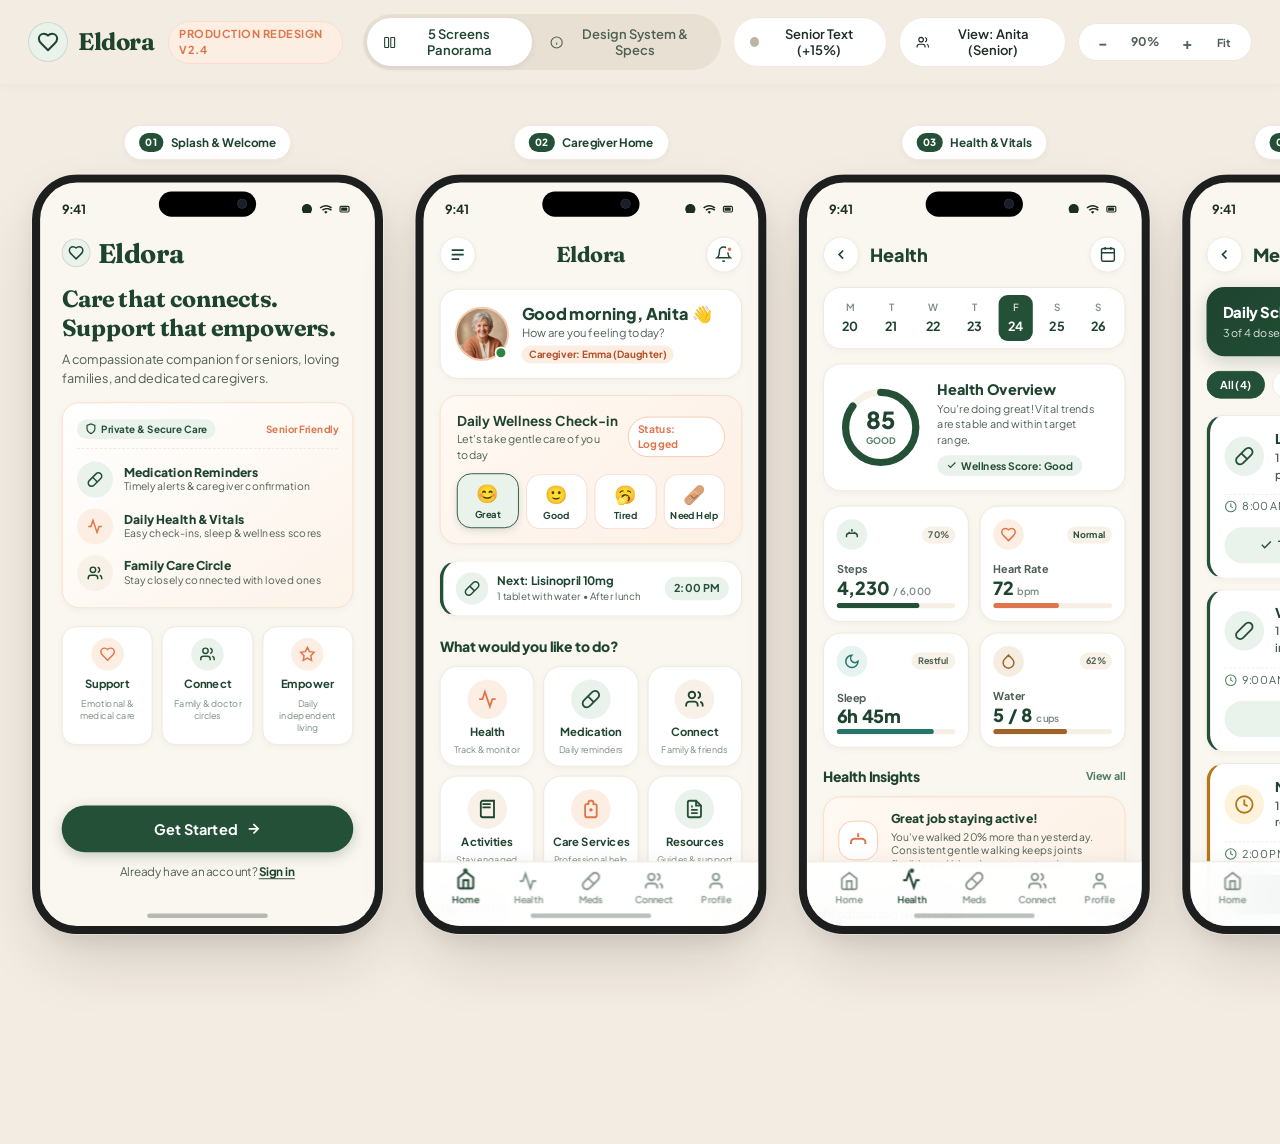
<file: index.html>
<!DOCTYPE html>
<html lang="en">
<head>
  <meta charset="UTF-8">
  <meta name="viewport" content="width=device-width, initial-scale=1.0">
  <title>Eldora Mobile Healthcare UI Redesign — Production App System</title>
  <meta name="description" content="Production-ready redesign of Eldora elderly care, medication management, and family caregiver mobile application. Preserving original warm beige, peach, and muted forest green palette.">
  <link rel="stylesheet" href="styles.css">
</head>
<body>

  <!-- =========================================================================
       STUDIO TOP NAVIGATION BAR
       ========================================================================= -->
  <header class="studio-header">
    <div class="brand-section">
      <div class="brand-logo-badge">
        <div class="brand-icon-circle">
          <svg width="22" height="22" viewBox="0 0 24 24" fill="none" stroke="currentColor" stroke-width="2.2" stroke-linecap="round" stroke-linejoin="round">
            <path d="M19 14c1.49-1.46 3-3.21 3-5.5A5.5 5.5 0 0 0 16.5 3c-1.76 0-3 .5-4.5 2-1.5-1.5-2.74-2-4.5-2A5.5 5.5 0 0 0 2 8.5c0 2.3 1.5 4.05 3 5.5l7 7Z"/>
          </svg>
        </div>
        <span class="brand-text">Eldora</span>
      </div>
      <span class="brand-tagline-badge">Production Redesign v2.4</span>
    </div>

    <div class="studio-actions">
      <!-- View Mode Buttons -->
      <div class="view-mode-tabs">
        <button class="view-mode-btn active" id="btn-view-panorama" onclick="switchStudioView('panorama')">
          <svg width="15" height="15" viewBox="0 0 24 24" fill="none" stroke="currentColor" stroke-width="2"><rect width="7" height="18" x="3" y="3" rx="1"/><rect width="7" height="18" x="14" y="3" rx="1"/></svg>
          5 Screens Panorama
        </button>
        <button class="view-mode-btn" id="btn-view-inspect" onclick="openSpecModal()">
          <svg width="15" height="15" viewBox="0 0 24 24" fill="none" stroke="currentColor" stroke-width="2"><circle cx="12" cy="12" r="10"/><path d="M12 16v-4"/><path d="M12 8h.01"/></svg>
          Design System & Specs
        </button>
      </div>

      <!-- Senior Accessibility Mode Toggle -->
      <button class="accessibility-toggle-btn" id="senior-mode-toggle" onclick="toggleSeniorMode()" title="Simulates high-legibility font scaling and enhanced contrast for seniors">
        <span class="toggle-indicator"></span>
        <span>Senior Text (+15%)</span>
      </button>

      <!-- Caregiver Context Toggle -->
      <button class="accessibility-toggle-btn" id="caregiver-mode-toggle" onclick="toggleCaregiverMode()" title="Toggle between Senior (Anita) and Family Caregiver (Emma) perspective">
        <svg width="15" height="15" viewBox="0 0 24 24" fill="none" stroke="currentColor" stroke-width="2"><path d="M16 21v-2a4 4 0 0 0-4-4H6a4 4 0 0 0-4 4v2"/><circle cx="9" cy="7" r="4"/><path d="M22 21v-2a4 4 0 0 0-3-3.87"/><path d="M16 3.13a4 4 0 0 1 0 7.75"/></svg>
        <span id="role-label">View: Anita (Senior)</span>
      </button>

      <!-- Zoom Controls -->
      <div class="zoom-controls">
        <button class="zoom-btn" onclick="adjustZoom(-0.1)" title="Zoom Out">-</button>
        <span class="zoom-level-text" id="zoom-text">90%</span>
        <button class="zoom-btn" onclick="adjustZoom(0.1)" title="Zoom In">+</button>
        <button class="zoom-btn" onclick="resetZoom()" style="font-size: 11px; width: 34px;" title="Reset Zoom">Fit</button>
      </div>
    </div>
  </header>

  <!-- =========================================================================
       MAIN CANVAS: 5 SIDE-BY-SIDE MOBILE DEVICES
       ========================================================================= -->
  <main class="studio-canvas">
    <div class="screen-panorama-container" id="screens-container" style="transform: scale(0.9);">

      <!-- -------------------------------------------------------------------
           SCREEN 1: SPLASH / WELCOME SCREEN
           ------------------------------------------------------------------- -->
      <div class="screen-column" id="col-screen-splash">
        <div class="screen-meta-badge">
          <span class="screen-number">01</span>
          <span class="screen-title">Splash & Welcome</span>
        </div>

        <div class="mobile-device" id="device-splash">
          <!-- Status Bar -->
          <div class="device-status-bar">
            <span class="status-time">9:41</span>
            <div class="dynamic-island"><div class="camera-lens"></div></div>
            <div class="status-icons">
              <svg width="15" height="15" viewBox="0 0 24 24" fill="currentColor"><path d="M12 3c-4.97 0-9 4.03-9 9 0 2.12.74 4.07 1.97 5.61L4.35 19H19.65l-.62-1.39C20.26 16.07 21 14.12 21 12c0-4.97-4.03-9-9-9z"/></svg>
              <svg width="15" height="15" viewBox="0 0 24 24" fill="currentColor"><path d="M1 9l2 2c4.97-4.97 13.03-4.97 18 0l2-2C16.93 2.93 7.08 2.93 1 9zm8 8l3 3 3-3a4.24 4.24 0 0 0-6 0zm-4-4l2 2a9.9 9.9 0 0 1 14 0l2-2C19.14 9.14 8.86 9.14 5 13z"/></svg>
              <svg width="17" height="15" viewBox="0 0 24 24" fill="currentColor"><rect x="2" y="7" width="16" height="10" rx="2" stroke="currentColor" stroke-width="2" fill="none"/><rect x="4" y="9" width="11" height="6" rx="1"/><path d="M20 11v2"/></svg>
            </div>
          </div>

          <!-- Screen Body -->
          <div class="device-scroll-body">
            <div class="splash-container">
              <div>
                <!-- Brand Header -->
                <div class="splash-brand-header">
                  <div class="brand-icon-circle" style="width: 32px; height: 32px;">
                    <svg width="18" height="18" viewBox="0 0 24 24" fill="none" stroke="currentColor" stroke-width="2.2" stroke-linecap="round" stroke-linejoin="round">
                      <path d="M19 14c1.49-1.46 3-3.21 3-5.5A5.5 5.5 0 0 0 16.5 3c-1.76 0-3 .5-4.5 2-1.5-1.5-2.74-2-4.5-2A5.5 5.5 0 0 0 2 8.5c0 2.3 1.5 4.05 3 5.5l7 7Z"/>
                    </svg>
                  </div>
                  <h1 class="splash-brand-title">Eldora</h1>
                </div>

                <!-- Main Headline -->
                <div class="splash-headline-box">
                  <h2 class="splash-main-title">Care that connects.<br>Support that empowers.</h2>
                  <p class="splash-tagline">A compassionate companion for seniors, loving families, and dedicated caregivers.</p>
                </div>

                <!-- Warm Welcome Spotlight Card (Clean UI replacing photo section) -->
                <div class="splash-spotlight-card">
                  <div class="spotlight-badge-row">
                    <span class="spotlight-pill">
                      <svg width="13" height="13" viewBox="0 0 24 24" fill="none" stroke="currentColor" stroke-width="2.5"><path d="M12 22s8-4 8-10V5l-8-3-8 3v7c0 6 8 10 8 10z"/></svg>
                      Private & Secure Care
                    </span>
                    <span class="spotlight-tag">Senior Friendly</span>
                  </div>
                  
                  <div class="spotlight-feature-list">
                    <div class="spotlight-feature-item">
                      <div class="spotlight-icon-box green">
                        <svg width="18" height="18" viewBox="0 0 24 24" fill="none" stroke="currentColor" stroke-width="2.2"><path d="m10.5 20.5 10-10a4.95 4.95 0 1 0-7-7l-10 10a4.95 4.95 0 1 0 7 7Z"/><path d="m8.5 8.5 7 7"/></svg>
                      </div>
                      <div class="spotlight-feature-text">
                        <h4>Medication Reminders</h4>
                        <p>Timely alerts & caregiver confirmation</p>
                      </div>
                    </div>

                    <div class="spotlight-feature-item">
                      <div class="spotlight-icon-box peach">
                        <svg width="18" height="18" viewBox="0 0 24 24" fill="none" stroke="currentColor" stroke-width="2.2"><path d="M22 12h-4l-3 9L9 3l-3 9H2"/></svg>
                      </div>
                      <div class="spotlight-feature-text">
                        <h4>Daily Health & Vitals</h4>
                        <p>Easy check-ins, sleep & wellness scores</p>
                      </div>
                    </div>

                    <div class="spotlight-feature-item">
                      <div class="spotlight-icon-box sand">
                        <svg width="18" height="18" viewBox="0 0 24 24" fill="none" stroke="currentColor" stroke-width="2.2"><path d="M16 21v-2a4 4 0 0 0-4-4H6a4 4 0 0 0-4 4v2"/><circle cx="9" cy="7" r="4"/><path d="M22 21v-2a4 4 0 0 0-3-3.87"/><path d="M16 3.13a4 4 0 0 1 0 7.75"/></svg>
                      </div>
                      <div class="spotlight-feature-text">
                        <h4>Family Care Circle</h4>
                        <p>Stay closely connected with loved ones</p>
                      </div>
                    </div>
                  </div>
                </div>

                <!-- 3 Refined Benefit Value Cards -->
                <div class="splash-benefit-cards">
                  <div class="benefit-card">
                    <div class="benefit-icon-box">
                      <svg width="18" height="18" viewBox="0 0 24 24" fill="none" stroke="currentColor" stroke-width="2.2">
                        <path d="M19 14c1.49-1.46 3-3.21 3-5.5A5.5 5.5 0 0 0 16.5 3c-1.76 0-3 .5-4.5 2-1.5-1.5-2.74-2-4.5-2A5.5 5.5 0 0 0 2 8.5c0 2.3 1.5 4.05 3 5.5l7 7Z"/>
                      </svg>
                    </div>
                    <span class="benefit-title">Support</span>
                    <span class="benefit-desc">Emotional & medical care</span>
                  </div>

                  <div class="benefit-card">
                    <div class="benefit-icon-box green">
                      <svg width="18" height="18" viewBox="0 0 24 24" fill="none" stroke="currentColor" stroke-width="2.2">
                        <path d="M16 21v-2a4 4 0 0 0-4-4H6a4 4 0 0 0-4 4v2"/><circle cx="9" cy="7" r="4"/><path d="M22 21v-2a4 4 0 0 0-3-3.87"/><path d="M16 3.13a4 4 0 0 1 0 7.75"/>
                      </svg>
                    </div>
                    <span class="benefit-title">Connect</span>
                    <span class="benefit-desc">Family & doctor circles</span>
                  </div>

                  <div class="benefit-card">
                    <div class="benefit-icon-box">
                      <svg width="18" height="18" viewBox="0 0 24 24" fill="none" stroke="currentColor" stroke-width="2.2">
                        <path d="M12 2l3.09 6.26L22 9.27l-5 4.87 1.18 6.88L12 17.77l-6.18 3.25L7 14.14 2 9.27l6.91-1.01L12 2z"/>
                      </svg>
                    </div>
                    <span class="benefit-title">Empower</span>
                    <span class="benefit-desc">Daily independent living</span>
                  </div>
                </div>
              </div>

              <!-- Action CTAs -->
              <div class="splash-actions">
                <button class="btn-primary-pill" onclick="showToast('Welcome to Eldora! Transitioning to your personalized home...')">
                  Get Started
                  <svg width="18" height="18" viewBox="0 0 24 24" fill="none" stroke="currentColor" stroke-width="2.5"><path d="M5 12h14"/><path d="m12 5 7 7-7 7"/></svg>
                </button>
                <div class="splash-signin-link">
                  Already have an account? <a href="#" onclick="showToast('Opening secure caregiver & senior sign-in...'); return false;"><strong>Sign in</strong></a>
                </div>
              </div>
            </div>
          </div>

          <!-- Bottom Home Bar -->
          <div class="device-home-bar-wrapper"><div class="device-home-bar"></div></div>
        </div>
      </div>


      <!-- -------------------------------------------------------------------
           SCREEN 2: HOME DASHBOARD
           ------------------------------------------------------------------- -->
      <div class="screen-column" id="col-screen-home">
        <div class="screen-meta-badge">
          <span class="screen-number">02</span>
          <span class="screen-title">Caregiver Home</span>
        </div>

        <div class="mobile-device" id="device-home">
          <!-- Status Bar -->
          <div class="device-status-bar">
            <span class="status-time">9:41</span>
            <div class="dynamic-island"><div class="camera-lens"></div></div>
            <div class="status-icons">
              <svg width="15" height="15" viewBox="0 0 24 24" fill="currentColor"><path d="M12 3c-4.97 0-9 4.03-9 9 0 2.12.74 4.07 1.97 5.61L4.35 19H19.65l-.62-1.39C20.26 16.07 21 14.12 21 12c0-4.97-4.03-9-9-9z"/></svg>
              <svg width="15" height="15" viewBox="0 0 24 24" fill="currentColor"><path d="M1 9l2 2c4.97-4.97 13.03-4.97 18 0l2-2C16.93 2.93 7.08 2.93 1 9zm8 8l3 3 3-3a4.24 4.24 0 0 0-6 0zm-4-4l2 2a9.9 9.9 0 0 1 14 0l2-2C19.14 9.14 8.86 9.14 5 13z"/></svg>
              <svg width="17" height="15" viewBox="0 0 24 24" fill="currentColor"><rect x="2" y="7" width="16" height="10" rx="2" stroke="currentColor" stroke-width="2" fill="none"/><rect x="4" y="9" width="11" height="6" rx="1"/><path d="M20 11v2"/></svg>
            </div>
          </div>

          <!-- Screen Body -->
          <div class="device-scroll-body">
            <div class="home-screen">
              <!-- Top App Header -->
              <div class="app-top-header">
                <button class="icon-btn-circle" title="Main Menu" onclick="showToast('Menu: Settings, Profiles, Emergency Contacts')">
                  <svg width="20" height="20" viewBox="0 0 24 24" fill="none" stroke="currentColor" stroke-width="2.2"><line x1="4" x2="20" y1="6" y2="6"/><line x1="4" x2="20" y1="12" y2="12"/><line x1="4" x2="14" y1="18" y2="18"/></svg>
                </button>
                <span class="header-brand">Eldora</span>
                <div class="header-action-icons">
                  <button class="icon-btn-circle" title="Notifications" onclick="showToast('Notifications: 2 updates from Care Team')">
                    <svg width="19" height="19" viewBox="0 0 24 24" fill="none" stroke="currentColor" stroke-width="2"><path d="M6 8a6 6 0 0 1 12 0c0 7 3 9 3 9H3s3-2 3-9"/><path d="M10.3 21a1.94 1.94 0 0 0 3.4 0"/></svg>
                    <span class="unread-badge-dot"></span>
                  </button>
                </div>
              </div>

              <!-- Patient Context Banner -->
              <div class="patient-context-banner">
                <div class="patient-avatar-box">
                  <img src="assets/anita.jpg" alt="Anita Patel" class="patient-avatar-img">
                  <span class="patient-online-indicator" title="Synced 10m ago"></span>
                </div>
                <div class="patient-context-info">
                  <h2 class="patient-greeting-title" id="greeting-title">Good morning, Anita 👋</h2>
                  <p class="patient-caregiver-sub" id="patient-sub">How are you feeling today?</p>
                  <span class="caregiver-tag" id="caregiver-context-tag">Caregiver: Emma (Daughter)</span>
                </div>
              </div>

              <!-- Daily Wellness Mood Check-in -->
              <div class="wellness-checkin-card">
                <div class="checkin-card-header">
                  <div class="checkin-title-group">
                    <h3>Daily Wellness Check-in</h3>
                    <p>Let's take gentle care of you today</p>
                  </div>
                  <span class="wellness-status-pill" id="wellness-pill-text">Status: Logged</span>
                </div>
                <div class="mood-selector-row">
                  <button class="mood-chip active" onclick="selectMood(this, 'Bright & Happy ☀️')">
                    <span class="mood-emoji">😊</span>
                    <span class="mood-label">Great</span>
                  </button>
                  <button class="mood-chip" onclick="selectMood(this, 'Feeling Good 🌿')">
                    <span class="mood-emoji">🙂</span>
                    <span class="mood-label">Good</span>
                  </button>
                  <button class="mood-chip" onclick="selectMood(this, 'Resting & Low Energy ☕')">
                    <span class="mood-emoji">🥱</span>
                    <span class="mood-label">Tired</span>
                  </button>
                  <button class="mood-chip" onclick="selectMood(this, 'Care Team Alerted 🩺')">
                    <span class="mood-emoji">🩹</span>
                    <span class="mood-label">Need Help</span>
                  </button>
                </div>
              </div>

              <!-- Next Upcoming Medication Alert Strip -->
              <div class="home-med-alert-card">
                <div class="med-alert-content">
                  <div class="med-icon-pill">
                    <svg width="18" height="18" viewBox="0 0 24 24" fill="none" stroke="currentColor" stroke-width="2.2"><path d="m10.5 20.5 10-10a4.95 4.95 0 1 0-7-7l-10 10a4.95 4.95 0 1 0 7 7Z"/><path d="m8.5 8.5 7 7"/></svg>
                  </div>
                  <div class="med-alert-text">
                    <h4>Next: Lisinopril 10mg</h4>
                    <p>1 tablet with water • After lunch</p>
                  </div>
                </div>
                <span class="med-alert-time-badge">2:00 PM</span>
              </div>

              <!-- Quick Actions 6-Grid (Clean, 8px grid, consistent cards) -->
              <div>
                <div class="section-header-row">
                  <h3 class="section-heading">What would you like to do?</h3>
                </div>
                <div class="quick-actions-grid" style="margin-top: 10px;">
                  <button class="quick-action-card" onclick="focusDevice('health')">
                    <div class="action-icon-circle peach">
                      <svg width="22" height="22" viewBox="0 0 24 24" fill="none" stroke="currentColor" stroke-width="2.2"><path d="M22 12h-4l-3 9L9 3l-3 9H2"/></svg>
                    </div>
                    <span class="action-card-title">Health</span>
                    <span class="action-card-subtitle">Track & monitor</span>
                  </button>

                  <button class="quick-action-card" onclick="focusDevice('medication')">
                    <div class="action-icon-circle green">
                      <svg width="22" height="22" viewBox="0 0 24 24" fill="none" stroke="currentColor" stroke-width="2.2"><path d="m10.5 20.5 10-10a4.95 4.95 0 1 0-7-7l-10 10a4.95 4.95 0 1 0 7 7Z"/><path d="m8.5 8.5 7 7"/></svg>
                    </div>
                    <span class="action-card-title">Medication</span>
                    <span class="action-card-subtitle">Daily reminders</span>
                  </button>

                  <button class="quick-action-card" onclick="focusDevice('connect')">
                    <div class="action-icon-circle sand">
                      <svg width="22" height="22" viewBox="0 0 24 24" fill="none" stroke="currentColor" stroke-width="2.2"><path d="M16 21v-2a4 4 0 0 0-4-4H6a4 4 0 0 0-4 4v2"/><circle cx="9" cy="7" r="4"/><path d="M22 21v-2a4 4 0 0 0-3-3.87"/><path d="M16 3.13a4 4 0 0 1 0 7.75"/></svg>
                    </div>
                    <span class="action-card-title">Connect</span>
                    <span class="action-card-subtitle">Family & friends</span>
                  </button>

                  <button class="quick-action-card" onclick="showToast('Activities: Gentle morning stretches, memory quiz & audio story')">
                    <div class="action-icon-circle sand">
                      <svg width="22" height="22" viewBox="0 0 24 24" fill="none" stroke="currentColor" stroke-width="2.2"><path d="M4 19.5v-15A2.5 2.5 0 0 1 6.5 2H20v20H6.5a2.5 2.5 0 0 1-2.5-2.5Z"/><path d="M6 6h10"/><path d="M6 10h10"/></svg>
                    </div>
                    <span class="action-card-title">Activities</span>
                    <span class="action-card-subtitle">Stay engaged</span>
                  </button>

                  <button class="quick-action-card" onclick="showToast('Care Services: Nurse visit requested, transport booked')">
                    <div class="action-icon-circle peach">
                      <svg width="22" height="22" viewBox="0 0 24 24" fill="none" stroke="currentColor" stroke-width="2.2"><path d="M11 2a2 2 0 0 0-2 2v2H7a2 2 0 0 0-2 2v12a2 2 0 0 0 2 2h10a2 2 0 0 0 2-2V8a2 2 0 0 0-2-2h-2V4a2 2 0 0 0-2-2h-2z"/><path d="M10 13h4"/><path d="M12 11v4"/></svg>
                    </div>
                    <span class="action-card-title">Care Services</span>
                    <span class="action-card-subtitle">Professional help</span>
                  </button>

                  <button class="quick-action-card" onclick="showToast('Resources: Senior nutrition, Medicare guide, mobility aids')">
                    <div class="action-icon-circle green">
                      <svg width="22" height="22" viewBox="0 0 24 24" fill="none" stroke="currentColor" stroke-width="2.2"><path d="M14 2H6a2 2 0 0 0-2 2v16a2 2 0 0 0 2 2h12a2 2 0 0 0 2-2V8z"/><polyline points="14 2 14 8 20 8"/><line x1="16" x2="8" y1="13" y2="13"/><line x1="16" x2="8" y1="17" y2="17"/><polyline points="10 9 9 9 8 9"/></svg>
                    </div>
                    <span class="action-card-title">Resources</span>
                    <span class="action-card-subtitle">Guides & support</span>
                  </button>
                </div>
              </div>

              <!-- Upcoming Doctor Appointment Card -->
              <div>
                <div class="section-header-row">
                  <h3 class="section-heading">Upcoming</h3>
                  <a href="#" class="section-link" onclick="showToast('Viewing Anita full care calendar'); return false;">View all</a>
                </div>
                <div class="appointment-card" style="margin-top: 10px;">
                  <div class="appointment-date-badge">
                    <div class="appt-month">May</div>
                    <div class="appt-day">25</div>
                  </div>
                  <div class="appointment-details">
                    <h4 class="appt-title">Doctor Appointment</h4>
                    <p class="appt-meta">10:00 AM • City Health Clinic</p>
                    <p class="appt-meta" style="color: var(--green-sage); margin-top: 2px;">Dr. Robert Vance (Cardiology)</p>
                  </div>
                </div>
              </div>
            </div>
          </div>

          <!-- 5-Item Bottom Navigation -->
          <nav class="mobile-bottom-nav">
            <button class="nav-item active" onclick="focusDevice('home')">
              <svg viewBox="0 0 24 24" fill="none"><path d="m3 9 9-7 9 7v11a2 2 0 0 1-2 2H5a2 2 0 0 1-2-2z"/><polyline points="9 22 9 12 15 12 15 22"/></svg>
              <span>Home</span>
            </button>
            <button class="nav-item" onclick="focusDevice('health')">
              <svg viewBox="0 0 24 24" fill="none"><path d="M22 12h-4l-3 9L9 3l-3 9H2"/></svg>
              <span>Health</span>
            </button>
            <button class="nav-item" onclick="focusDevice('medication')">
              <svg viewBox="0 0 24 24" fill="none"><path d="m10.5 20.5 10-10a4.95 4.95 0 1 0-7-7l-10 10a4.95 4.95 0 1 0 7 7Z"/><path d="m8.5 8.5 7 7"/></svg>
              <span>Meds</span>
            </button>
            <button class="nav-item" onclick="focusDevice('connect')">
              <svg viewBox="0 0 24 24" fill="none"><path d="M16 21v-2a4 4 0 0 0-4-4H6a4 4 0 0 0-4 4v2"/><circle cx="9" cy="7" r="4"/><path d="M22 21v-2a4 4 0 0 0-3-3.87"/><path d="M16 3.13a4 4 0 0 1 0 7.75"/></svg>
              <span>Connect</span>
            </button>
            <button class="nav-item" onclick="showToast('Profile: Anita Patel • Caregiver Emma synced • Emergency SOS ready')">
              <svg viewBox="0 0 24 24" fill="none"><path d="M19 21v-2a4 4 0 0 0-4-4H9a4 4 0 0 0-4 4v2"/><circle cx="12" cy="7" r="4"/></svg>
              <span>Profile</span>
            </button>
          </nav>

          <div class="device-home-bar-wrapper"><div class="device-home-bar"></div></div>
        </div>
      </div>


      <!-- -------------------------------------------------------------------
           SCREEN 3: HEALTH OVERVIEW
           ------------------------------------------------------------------- -->
      <div class="screen-column" id="col-screen-health">
        <div class="screen-meta-badge">
          <span class="screen-number">03</span>
          <span class="screen-title">Health & Vitals</span>
        </div>

        <div class="mobile-device" id="device-health">
          <!-- Status Bar -->
          <div class="device-status-bar">
            <span class="status-time">9:41</span>
            <div class="dynamic-island"><div class="camera-lens"></div></div>
            <div class="status-icons">
              <svg width="15" height="15" viewBox="0 0 24 24" fill="currentColor"><path d="M12 3c-4.97 0-9 4.03-9 9 0 2.12.74 4.07 1.97 5.61L4.35 19H19.65l-.62-1.39C20.26 16.07 21 14.12 21 12c0-4.97-4.03-9-9-9z"/></svg>
              <svg width="15" height="15" viewBox="0 0 24 24" fill="currentColor"><path d="M1 9l2 2c4.97-4.97 13.03-4.97 18 0l2-2C16.93 2.93 7.08 2.93 1 9zm8 8l3 3 3-3a4.24 4.24 0 0 0-6 0zm-4-4l2 2a9.9 9.9 0 0 1 14 0l2-2C19.14 9.14 8.86 9.14 5 13z"/></svg>
              <svg width="17" height="15" viewBox="0 0 24 24" fill="currentColor"><rect x="2" y="7" width="16" height="10" rx="2" stroke="currentColor" stroke-width="2" fill="none"/><rect x="4" y="9" width="11" height="6" rx="1"/><path d="M20 11v2"/></svg>
            </div>
          </div>

          <!-- Screen Body -->
          <div class="device-scroll-body">
            <div class="health-screen">
              <!-- Top Bar -->
              <div class="screen-app-header">
                <div class="back-title-group">
                  <button class="icon-btn-circle" onclick="focusDevice('home')">
                    <svg width="18" height="18" viewBox="0 0 24 24" fill="none" stroke="currentColor" stroke-width="2.4"><path d="m15 18-6-6 6-6"/></svg>
                  </button>
                  <h2 class="screen-heading-title">Health</h2>
                </div>
                <button class="icon-btn-circle" title="Calendar History" onclick="showToast('Health History: Weekly vitals report downloaded')">
                  <svg width="19" height="19" viewBox="0 0 24 24" fill="none" stroke="currentColor" stroke-width="2"><rect width="18" height="18" x="3" y="4" rx="2" ry="2"/><line x1="16" x2="16" y1="2" y2="6"/><line x1="8" x2="8" y1="2" y2="6"/><line x1="3" x2="21" y1="10" y2="10"/></svg>
                </button>
              </div>

              <!-- Week Calendar Strip -->
              <div class="week-calendar-strip">
                <div class="cal-day-col" onclick="selectCalDay(this)">
                  <span class="cal-day-label">M</span>
                  <span class="cal-day-num">20</span>
                </div>
                <div class="cal-day-col" onclick="selectCalDay(this)">
                  <span class="cal-day-label">T</span>
                  <span class="cal-day-num">21</span>
                </div>
                <div class="cal-day-col" onclick="selectCalDay(this)">
                  <span class="cal-day-label">W</span>
                  <span class="cal-day-num">22</span>
                </div>
                <div class="cal-day-col" onclick="selectCalDay(this)">
                  <span class="cal-day-label">T</span>
                  <span class="cal-day-num">23</span>
                </div>
                <div class="cal-day-col active" onclick="selectCalDay(this)">
                  <span class="cal-day-label">F</span>
                  <span class="cal-day-num">24</span>
                </div>
                <div class="cal-day-col" onclick="selectCalDay(this)">
                  <span class="cal-day-label">S</span>
                  <span class="cal-day-num">25</span>
                </div>
                <div class="cal-day-col" onclick="selectCalDay(this)">
                  <span class="cal-day-label">S</span>
                  <span class="cal-day-num">26</span>
                </div>
              </div>

              <!-- Wellness Score Hero Card (Recreated from Reference Image) -->
              <div class="wellness-hero-card">
                <div class="score-radial-wrapper">
                  <svg class="score-svg" viewBox="0 0 90 90">
                    <circle class="score-circle-bg" cx="45" cy="45" r="39"/>
                    <circle class="score-circle-val" id="wellness-circle" cx="45" cy="45" r="39"/>
                  </svg>
                  <div class="score-center-text">
                    <span class="score-number" id="wellness-score-num">85</span>
                    <span class="score-label">Good</span>
                  </div>
                </div>
                <div class="score-info-content">
                  <h3 class="score-headline">Health Overview</h3>
                  <p class="score-subline">You're doing great! Vital trends are stable and within target range.</p>
                  <span class="score-status-badge">
                    <svg width="12" height="12" viewBox="0 0 24 24" fill="none" stroke="currentColor" stroke-width="2.5"><polyline points="20 6 9 17 4 12"/></svg>
                    Wellness Score: Good
                  </span>
                </div>
              </div>

              <!-- 4 Health Metrics Cards (2x2 Grid) -->
              <div class="metrics-2x2-grid">
                <!-- Steps Card -->
                <div class="metric-card">
                  <div class="metric-card-top">
                    <div class="metric-card-icon green">
                      <svg width="18" height="18" viewBox="0 0 24 24" fill="none" stroke="currentColor" stroke-width="2.2"><path d="M4 16v-2a4 4 0 0 1 4-4h8a4 4 0 0 1 4 4v2"/><path d="M12 4v4"/><path d="M8 8v2"/><path d="M16 8v2"/></svg>
                    </div>
                    <span class="metric-badge">70%</span>
                  </div>
                  <div>
                    <span class="metric-label-title">Steps</span>
                    <div class="metric-value-box">
                      <span class="metric-big-val">4,230</span>
                      <span class="metric-unit">/ 6,000</span>
                    </div>
                    <div class="metric-progress-track">
                      <div class="metric-progress-fill" style="width: 70%;"></div>
                    </div>
                  </div>
                </div>

                <!-- Heart Rate Card -->
                <div class="metric-card">
                  <div class="metric-card-top">
                    <div class="metric-card-icon peach">
                      <svg width="18" height="18" viewBox="0 0 24 24" fill="none" stroke="currentColor" stroke-width="2.2"><path d="M19 14c1.49-1.46 3-3.21 3-5.5A5.5 5.5 0 0 0 16.5 3c-1.76 0-3 .5-4.5 2-1.5-1.5-2.74-2-4.5-2A5.5 5.5 0 0 0 2 8.5c0 2.3 1.5 4.05 3 5.5l7 7Z"/></svg>
                    </div>
                    <span class="metric-badge" style="color: var(--green-primary);">Normal</span>
                  </div>
                  <div>
                    <span class="metric-label-title">Heart Rate</span>
                    <div class="metric-value-box">
                      <span class="metric-big-val">72</span>
                      <span class="metric-unit">bpm</span>
                    </div>
                    <div class="metric-progress-track">
                      <div class="metric-progress-fill peach" style="width: 55%;"></div>
                    </div>
                  </div>
                </div>

                <!-- Sleep Card -->
                <div class="metric-card">
                  <div class="metric-card-top">
                    <div class="metric-card-icon teal">
                      <svg width="18" height="18" viewBox="0 0 24 24" fill="none" stroke="currentColor" stroke-width="2.2"><path d="M12 3a6 6 0 0 0 9 9 9 9 0 1 1-9-9Z"/></svg>
                    </div>
                    <span class="metric-badge">Restful</span>
                  </div>
                  <div>
                    <span class="metric-label-title">Sleep</span>
                    <div class="metric-value-box">
                      <span class="metric-big-val">6h 45m</span>
                    </div>
                    <div class="metric-progress-track">
                      <div class="metric-progress-fill" style="width: 82%; background-color: #26756B;"></div>
                    </div>
                  </div>
                </div>

                <!-- Water Hydration Card -->
                <div class="metric-card">
                  <div class="metric-card-top">
                    <div class="metric-card-icon sand">
                      <svg width="18" height="18" viewBox="0 0 24 24" fill="none" stroke="currentColor" stroke-width="2.2"><path d="M12 2.69l5.66 5.66a8 8 0 1 1-11.31 0z"/></svg>
                    </div>
                    <span class="metric-badge">62%</span>
                  </div>
                  <div>
                    <span class="metric-label-title">Water</span>
                    <div class="metric-value-box">
                      <span class="metric-big-val">5 / 8</span>
                      <span class="metric-unit">cups</span>
                    </div>
                    <div class="metric-progress-track">
                      <div class="metric-progress-fill" style="width: 62%; background-color: #A06428;"></div>
                    </div>
                  </div>
                </div>
              </div>

              <!-- Health Insights Card -->
              <div>
                <div class="section-header-row">
                  <h3 class="section-heading">Health Insights</h3>
                  <a href="#" class="section-link" onclick="showToast('Displaying 30-day activity trends'); return false;">View all</a>
                </div>
                <div class="health-insight-card" style="margin-top: 10px;">
                  <div class="insight-icon-box">
                    <svg width="24" height="24" viewBox="0 0 24 24" fill="none" stroke="currentColor" stroke-width="2.2"><path d="M4 16v-2a4 4 0 0 1 4-4h8a4 4 0 0 1 4 4v2"/><path d="M12 4v4"/></svg>
                  </div>
                  <div class="insight-text">
                    <h4>Great job staying active!</h4>
                    <p>You've walked 20% more than yesterday. Consistent gentle walking keeps joints flexible and blood pressure steady.</p>
                  </div>
                </div>
              </div>

              <!-- Medication Reminder Strip -->
              <div>
                <div class="section-header-row">
                  <h3 class="section-heading">Medication Reminder</h3>
                  <a href="#" class="section-link" onclick="focusDevice('medication'); return false;">View all</a>
                </div>
                <div class="home-med-alert-card" style="margin-top: 10px;">
                  <div class="med-alert-content">
                    <div class="med-icon-pill">
                      <svg width="18" height="18" viewBox="0 0 24 24" fill="none" stroke="currentColor" stroke-width="2.2"><path d="m10.5 20.5 10-10a4.95 4.95 0 1 0-7-7l-10 10a4.95 4.95 0 1 0 7 7Z"/></svg>
                    </div>
                    <div class="med-alert-text">
                      <h4>Vitamin D3</h4>
                      <p>1 tablet • After breakfast</p>
                    </div>
                  </div>
                  <span class="med-alert-time-badge">9:00 AM</span>
                </div>
              </div>

              <!-- Today's Tip Card -->
              <div>
                <div class="section-header-row">
                  <h3 class="section-heading">Today's Tip</h3>
                </div>
                <div class="wellness-tip-card" style="margin-top: 10px;">
                  <div class="tip-icon-box">
                    <svg width="20" height="20" viewBox="0 0 24 24" fill="none" stroke="currentColor" stroke-width="2.2"><circle cx="12" cy="12" r="5"/><line x1="12" y1="1" x2="12" y2="3"/><line x1="12" y1="21" x2="12" y2="23"/><line x1="4.22" y1="4.22" x2="5.64" y2="5.64"/><line x1="18.36" y1="18.36" x2="19.78" y2="19.78"/><line x1="1" y1="12" x2="3" y2="12"/><line x1="21" y1="12" x2="23" y2="12"/><line x1="4.22" y1="19.78" x2="5.64" y2="18.36"/><line x1="18.36" y1="5.64" x2="19.78" y2="4.22"/></svg>
                  </div>
                  <div class="tip-text">
                    <h5>Morning Sunlight</h5>
                    <p>A short walk in the morning can boost your mood, improve circulation, and help with nighttime sleep.</p>
                  </div>
                </div>
              </div>
            </div>
          </div>

          <!-- Bottom Navigation -->
          <nav class="mobile-bottom-nav">
            <button class="nav-item" onclick="focusDevice('home')">
              <svg viewBox="0 0 24 24" fill="none"><path d="m3 9 9-7 9 7v11a2 2 0 0 1-2 2H5a2 2 0 0 1-2-2z"/><polyline points="9 22 9 12 15 12 15 22"/></svg>
              <span>Home</span>
            </button>
            <button class="nav-item active" onclick="focusDevice('health')">
              <svg viewBox="0 0 24 24" fill="none"><path d="M22 12h-4l-3 9L9 3l-3 9H2"/></svg>
              <span>Health</span>
            </button>
            <button class="nav-item" onclick="focusDevice('medication')">
              <svg viewBox="0 0 24 24" fill="none"><path d="m10.5 20.5 10-10a4.95 4.95 0 1 0-7-7l-10 10a4.95 4.95 0 1 0 7 7Z"/><path d="m8.5 8.5 7 7"/></svg>
              <span>Meds</span>
            </button>
            <button class="nav-item" onclick="focusDevice('connect')">
              <svg viewBox="0 0 24 24" fill="none"><path d="M16 21v-2a4 4 0 0 0-4-4H6a4 4 0 0 0-4 4v2"/><circle cx="9" cy="7" r="4"/><path d="M22 21v-2a4 4 0 0 0-3-3.87"/><path d="M16 3.13a4 4 0 0 1 0 7.75"/></svg>
              <span>Connect</span>
            </button>
            <button class="nav-item" onclick="showToast('Profile: Anita Patel • Health metrics synced via Apple Watch')">
              <svg viewBox="0 0 24 24" fill="none"><path d="M19 21v-2a4 4 0 0 0-4-4H9a4 4 0 0 0-4 4v2"/><circle cx="12" cy="7" r="4"/></svg>
              <span>Profile</span>
            </button>
          </nav>

          <div class="device-home-bar-wrapper"><div class="device-home-bar"></div></div>
        </div>
      </div>


      <!-- -------------------------------------------------------------------
           SCREEN 4: MEDICATION MANAGEMENT SCREEN
           ------------------------------------------------------------------- -->
      <div class="screen-column" id="col-screen-medication">
        <div class="screen-meta-badge">
          <span class="screen-number">04</span>
          <span class="screen-title">Medication Management</span>
        </div>

        <div class="mobile-device" id="device-medication">
          <!-- Status Bar -->
          <div class="device-status-bar">
            <span class="status-time">9:41</span>
            <div class="dynamic-island"><div class="camera-lens"></div></div>
            <div class="status-icons">
              <svg width="15" height="15" viewBox="0 0 24 24" fill="currentColor"><path d="M12 3c-4.97 0-9 4.03-9 9 0 2.12.74 4.07 1.97 5.61L4.35 19H19.65l-.62-1.39C20.26 16.07 21 14.12 21 12c0-4.97-4.03-9-9-9z"/></svg>
              <svg width="15" height="15" viewBox="0 0 24 24" fill="currentColor"><path d="M1 9l2 2c4.97-4.97 13.03-4.97 18 0l2-2C16.93 2.93 7.08 2.93 1 9zm8 8l3 3 3-3a4.24 4.24 0 0 0-6 0zm-4-4l2 2a9.9 9.9 0 0 1 14 0l2-2C19.14 9.14 8.86 9.14 5 13z"/></svg>
              <svg width="17" height="15" viewBox="0 0 24 24" fill="currentColor"><rect x="2" y="7" width="16" height="10" rx="2" stroke="currentColor" stroke-width="2" fill="none"/><rect x="4" y="9" width="11" height="6" rx="1"/><path d="M20 11v2"/></svg>
            </div>
          </div>

          <!-- Screen Body -->
          <div class="device-scroll-body">
            <div class="medication-screen">
              <!-- Top Header -->
              <div class="screen-app-header">
                <div class="back-title-group">
                  <button class="icon-btn-circle" onclick="focusDevice('home')">
                    <svg width="18" height="18" viewBox="0 0 24 24" fill="none" stroke="currentColor" stroke-width="2.4"><path d="m15 18-6-6 6-6"/></svg>
                  </button>
                  <div>
                    <h2 class="screen-heading-title">Medication</h2>
                  </div>
                </div>
                <button class="icon-btn-circle" title="Add Medication" onclick="showToast('Prescription scanner opened: Scan pill bottle label')">
                  <svg width="20" height="20" viewBox="0 0 24 24" fill="none" stroke="currentColor" stroke-width="2.4"><line x1="12" y1="5" x2="12" y2="19"/><line x1="5" y1="12" x2="19" y2="12"/></svg>
                </button>
              </div>

              <!-- Daily Compliance Banner -->
              <div class="med-progress-banner">
                <div class="med-progress-left">
                  <h3>Daily Schedule</h3>
                  <p id="med-schedule-summary">3 of 4 doses taken • Next dose at 2:00 PM</p>
                </div>
                <div class="med-progress-meter">
                  <div class="med-progress-pct" id="med-pct-text">75%</div>
                  <div class="med-progress-count">On Track</div>
                </div>
              </div>

              <!-- Time Filters -->
              <div class="med-timeline-tabs">
                <button class="med-tab-chip active" onclick="filterMedTab(this, 'all')">All (4)</button>
                <button class="med-tab-chip" onclick="filterMedTab(this, 'morning')">Morning (2)</button>
                <button class="med-tab-chip" onclick="filterMedTab(this, 'afternoon')">Afternoon (1)</button>
                <button class="med-tab-chip" onclick="filterMedTab(this, 'evening')">Evening (1)</button>
              </div>

              <!-- Structured Medication Cards -->
              <div class="med-cards-container">
                <!-- 1. Lisinopril (Morning) - Confirmed -->
                <div class="med-detail-card status-confirmed" data-time="morning">
                  <div class="med-card-top-row">
                    <div class="med-main-info">
                      <div class="med-pill-icon-box green">
                        <svg width="22" height="22" viewBox="0 0 24 24" fill="none" stroke="currentColor" stroke-width="2.2"><path d="m10.5 20.5 10-10a4.95 4.95 0 1 0-7-7l-10 10a4.95 4.95 0 1 0 7 7Z"/><path d="m8.5 8.5 7 7"/></svg>
                      </div>
                      <div class="med-name-group">
                        <h4>Lisinopril 10mg</h4>
                        <p class="med-dosage-sub">1 Tablet • Blood pressure</p>
                      </div>
                    </div>
                    <span class="status-pill confirmed">
                      <svg width="12" height="12" viewBox="0 0 24 24" fill="none" stroke="currentColor" stroke-width="3"><polyline points="20 6 9 17 4 12"/></svg>
                      Confirmed
                    </span>
                  </div>

                  <div class="med-specs-row">
                    <div class="med-spec-item">
                      <svg width="14" height="14" viewBox="0 0 24 24" fill="none" stroke="currentColor" stroke-width="2"><circle cx="12" cy="12" r="10"/><polyline points="12 6 12 12 16 14"/></svg>
                      <span>8:00 AM</span>
                    </div>
                    <div class="med-spec-item">
                      <svg width="14" height="14" viewBox="0 0 24 24" fill="none" stroke="currentColor" stroke-width="2"><path d="M18 8h1a4 4 0 0 1 0 8h-1"/><path d="M2 8h16v9a4 4 0 0 1-4 4H6a4 4 0 0 1-4-4V8z"/><line x1="6" y1="1" x2="6" y2="4"/><line x1="10" y1="1" x2="10" y2="4"/><line x1="14" y1="1" x2="14" y2="4"/></svg>
                      <span>After breakfast</span>
                    </div>
                  </div>

                  <div class="med-card-action-bar">
                    <div class="btn-dose-confirmed">
                      <svg width="15" height="15" viewBox="0 0 24 24" fill="none" stroke="currentColor" stroke-width="2.5"><polyline points="20 6 9 17 4 12"/></svg>
                      Taken at 8:15 AM
                    </div>
                    <span class="caregiver-sync-label">
                      <svg width="12" height="12" viewBox="0 0 24 24" fill="none" stroke="currentColor" stroke-width="2"><circle cx="12" cy="12" r="10"/><polyline points="12 6 12 12 14 10"/></svg>
                      Emma notified
                    </span>
                  </div>
                </div>

                <!-- 2. Vitamin D3 (Morning) - Confirmed -->
                <div class="med-detail-card status-confirmed" data-time="morning">
                  <div class="med-card-top-row">
                    <div class="med-main-info">
                      <div class="med-pill-icon-box green">
                        <svg width="22" height="22" viewBox="0 0 24 24" fill="none" stroke="currentColor" stroke-width="2.2"><path d="m10.5 20.5 10-10a4.95 4.95 0 1 0-7-7l-10 10a4.95 4.95 0 1 0 7 7Z"/></svg>
                      </div>
                      <div class="med-name-group">
                        <h4>Vitamin D3 1000 IU</h4>
                        <p class="med-dosage-sub">1 Softgel • Bone & immunity</p>
                      </div>
                    </div>
                    <span class="status-pill confirmed">
                      <svg width="12" height="12" viewBox="0 0 24 24" fill="none" stroke="currentColor" stroke-width="3"><polyline points="20 6 9 17 4 12"/></svg>
                      Confirmed
                    </span>
                  </div>

                  <div class="med-specs-row">
                    <div class="med-spec-item">
                      <svg width="14" height="14" viewBox="0 0 24 24" fill="none" stroke="currentColor" stroke-width="2"><circle cx="12" cy="12" r="10"/><polyline points="12 6 12 12 16 14"/></svg>
                      <span>9:00 AM</span>
                    </div>
                    <div class="med-spec-item">
                      <svg width="14" height="14" viewBox="0 0 24 24" fill="none" stroke="currentColor" stroke-width="2"><path d="M18 8h1a4 4 0 0 1 0 8h-1"/><path d="M2 8h16v9a4 4 0 0 1-4 4H6a4 4 0 0 1-4-4V8z"/></svg>
                      <span>With water & meal</span>
                    </div>
                  </div>

                  <div class="med-card-action-bar">
                    <div class="btn-dose-confirmed">
                      <svg width="15" height="15" viewBox="0 0 24 24" fill="none" stroke="currentColor" stroke-width="2.5"><polyline points="20 6 9 17 4 12"/></svg>
                      Taken at 9:02 AM
                    </div>
                  </div>
                </div>

                <!-- 3. Metformin 500mg (Afternoon) - PENDING with interactive button -->
                <div class="med-detail-card status-pending" id="card-metformin" data-time="afternoon">
                  <div class="med-card-top-row">
                    <div class="med-main-info">
                      <div class="med-pill-icon-box amber" id="metformin-icon-box">
                        <svg width="22" height="22" viewBox="0 0 24 24" fill="none" stroke="currentColor" stroke-width="2.2"><circle cx="12" cy="12" r="10"/><polyline points="12 6 12 12 16 14"/></svg>
                      </div>
                      <div class="med-name-group">
                        <h4>Metformin 500mg</h4>
                        <p class="med-dosage-sub">1 Tablet • Glucose regulation</p>
                      </div>
                    </div>
                    <span class="status-pill pending" id="metformin-pill">
                      <svg width="12" height="12" viewBox="0 0 24 24" fill="none" stroke="currentColor" stroke-width="2.5"><circle cx="12" cy="12" r="10"/><polyline points="12 6 12 12 14 10"/></svg>
                      Pending
                    </span>
                  </div>

                  <div class="med-specs-row">
                    <div class="med-spec-item">
                      <svg width="14" height="14" viewBox="0 0 24 24" fill="none" stroke="currentColor" stroke-width="2"><circle cx="12" cy="12" r="10"/><polyline points="12 6 12 12 16 14"/></svg>
                      <span>2:00 PM</span>
                    </div>
                    <div class="med-spec-item">
                      <svg width="14" height="14" viewBox="0 0 24 24" fill="none" stroke="currentColor" stroke-width="2"><path d="M18 8h1a4 4 0 0 1 0 8h-1"/><path d="M2 8h16v9a4 4 0 0 1-4 4H6a4 4 0 0 1-4-4V8z"/></svg>
                      <span>With lunch</span>
                    </div>
                  </div>

                  <div class="med-card-action-bar" id="metformin-action-bar">
                    <button class="btn-confirm-dose" onclick="confirmMetforminDose()">
                      <svg width="16" height="16" viewBox="0 0 24 24" fill="none" stroke="currentColor" stroke-width="2.5"><polyline points="20 6 9 17 4 12"/></svg>
                      Mark as Taken
                    </button>
                  </div>
                </div>

                <!-- 4. Atorvastatin 20mg (Evening) - UPCOMING -->
                <div class="med-detail-card status-upcoming" data-time="evening">
                  <div class="med-card-top-row">
                    <div class="med-main-info">
                      <div class="med-pill-icon-box sand">
                        <svg width="22" height="22" viewBox="0 0 24 24" fill="none" stroke="currentColor" stroke-width="2.2"><path d="M12 3a6 6 0 0 0 9 9 9 9 0 1 1-9-9Z"/></svg>
                      </div>
                      <div class="med-name-group">
                        <h4>Atorvastatin 20mg</h4>
                        <p class="med-dosage-sub">1 Tablet • Lipid management</p>
                      </div>
                    </div>
                    <span class="status-pill upcoming">
                      <svg width="12" height="12" viewBox="0 0 24 24" fill="none" stroke="currentColor" stroke-width="2"><circle cx="12" cy="12" r="10"/></svg>
                      Upcoming
                    </span>
                  </div>

                  <div class="med-specs-row">
                    <div class="med-spec-item">
                      <svg width="14" height="14" viewBox="0 0 24 24" fill="none" stroke="currentColor" stroke-width="2"><circle cx="12" cy="12" r="10"/><polyline points="12 6 12 12 16 14"/></svg>
                      <span>8:30 PM</span>
                    </div>
                    <div class="med-spec-item">
                      <svg width="14" height="14" viewBox="0 0 24 24" fill="none" stroke="currentColor" stroke-width="2"><path d="M18 8h1a4 4 0 0 1 0 8h-1"/><path d="M2 8h16v9a4 4 0 0 1-4 4H6a4 4 0 0 1-4-4V8z"/></svg>
                      <span>Before sleep</span>
                    </div>
                  </div>

                  <div class="med-card-action-bar">
                    <span class="caregiver-sync-label">
                      <svg width="12" height="12" viewBox="0 0 24 24" fill="none" stroke="currentColor" stroke-width="2"><circle cx="12" cy="12" r="10"/><polyline points="12 6 12 12 14 10"/></svg>
                      Scheduled for tonight • Reminder chime active
                    </span>
                  </div>
                </div>

                <!-- Prescription Refill Card -->
                <div class="home-med-alert-card" style="border-left-color: var(--peach-primary);">
                  <div class="med-alert-content">
                    <div class="med-icon-pill" style="background-color: var(--peach-100); color: var(--peach-primary);">
                      <svg width="18" height="18" viewBox="0 0 24 24" fill="none" stroke="currentColor" stroke-width="2.2"><path d="M6 2 3 6v14a2 2 0 0 0 2 2h14a2 2 0 0 0 2-2V6l-3-4Z"/><line x1="3" y1="6" x2="21" y2="6"/><path d="M16 10a4 4 0 0 1-8 0"/></svg>
                    </div>
                    <div class="med-alert-text">
                      <h4>Refill Alert: Lisinopril</h4>
                      <p>6 tablets left • CVS Pharmacy order ready</p>
                    </div>
                  </div>
                  <button class="wellness-status-pill" onclick="showToast('Refill request sent to CVS Pharmacy with caregiver Emma confirmation')">
                    Reorder
                  </button>
                </div>
              </div>
            </div>
          </div>

          <!-- Bottom Navigation -->
          <nav class="mobile-bottom-nav">
            <button class="nav-item" onclick="focusDevice('home')">
              <svg viewBox="0 0 24 24" fill="none"><path d="m3 9 9-7 9 7v11a2 2 0 0 1-2 2H5a2 2 0 0 1-2-2z"/><polyline points="9 22 9 12 15 12 15 22"/></svg>
              <span>Home</span>
            </button>
            <button class="nav-item" onclick="focusDevice('health')">
              <svg viewBox="0 0 24 24" fill="none"><path d="M22 12h-4l-3 9L9 3l-3 9H2"/></svg>
              <span>Health</span>
            </button>
            <button class="nav-item active" onclick="focusDevice('medication')">
              <svg viewBox="0 0 24 24" fill="none"><path d="m10.5 20.5 10-10a4.95 4.95 0 1 0-7-7l-10 10a4.95 4.95 0 1 0 7 7Z"/><path d="m8.5 8.5 7 7"/></svg>
              <span>Meds</span>
            </button>
            <button class="nav-item" onclick="focusDevice('connect')">
              <svg viewBox="0 0 24 24" fill="none"><path d="M16 21v-2a4 4 0 0 0-4-4H6a4 4 0 0 0-4 4v2"/><circle cx="9" cy="7" r="4"/><path d="M22 21v-2a4 4 0 0 0-3-3.87"/><path d="M16 3.13a4 4 0 0 1 0 7.75"/></svg>
              <span>Connect</span>
            </button>
            <button class="nav-item" onclick="showToast('Profile: Anita Patel • Caregiver Emma')">
              <svg viewBox="0 0 24 24" fill="none"><path d="M19 21v-2a4 4 0 0 0-4-4H9a4 4 0 0 0-4 4v2"/><circle cx="12" cy="7" r="4"/></svg>
              <span>Profile</span>
            </button>
          </nav>

          <div class="device-home-bar-wrapper"><div class="device-home-bar"></div></div>
        </div>
      </div>


      <!-- -------------------------------------------------------------------
           SCREEN 5: CONNECT / FAMILY SCREEN
           ------------------------------------------------------------------- -->
      <div class="screen-column" id="col-screen-connect">
        <div class="screen-meta-badge">
          <span class="screen-number">05</span>
          <span class="screen-title">Family & Caregivers</span>
        </div>

        <div class="mobile-device" id="device-connect">
          <!-- Status Bar -->
          <div class="device-status-bar">
            <span class="status-time">9:41</span>
            <div class="dynamic-island"><div class="camera-lens"></div></div>
            <div class="status-icons">
              <svg width="15" height="15" viewBox="0 0 24 24" fill="currentColor"><path d="M12 3c-4.97 0-9 4.03-9 9 0 2.12.74 4.07 1.97 5.61L4.35 19H19.65l-.62-1.39C20.26 16.07 21 14.12 21 12c0-4.97-4.03-9-9-9z"/></svg>
              <svg width="15" height="15" viewBox="0 0 24 24" fill="currentColor"><path d="M1 9l2 2c4.97-4.97 13.03-4.97 18 0l2-2C16.93 2.93 7.08 2.93 1 9zm8 8l3 3 3-3a4.24 4.24 0 0 0-6 0zm-4-4l2 2a9.9 9.9 0 0 1 14 0l2-2C19.14 9.14 8.86 9.14 5 13z"/></svg>
              <svg width="17" height="15" viewBox="0 0 24 24" fill="currentColor"><rect x="2" y="7" width="16" height="10" rx="2" stroke="currentColor" stroke-width="2" fill="none"/><rect x="4" y="9" width="11" height="6" rx="1"/><path d="M20 11v2"/></svg>
            </div>
          </div>

          <!-- Screen Body -->
          <div class="device-scroll-body">
            <div class="connect-screen">
              <!-- Top Header -->
              <div class="screen-app-header">
                <div class="back-title-group">
                  <button class="icon-btn-circle" onclick="focusDevice('home')">
                    <svg width="18" height="18" viewBox="0 0 24 24" fill="none" stroke="currentColor" stroke-width="2.4"><path d="m15 18-6-6 6-6"/></svg>
                  </button>
                  <h2 class="screen-heading-title">Connect</h2>
                </div>
                <button class="icon-btn-circle" title="Add Contact" onclick="showToast('Add Contact: Invite family member, caregiver or doctor')">
                  <svg width="20" height="20" viewBox="0 0 24 24" fill="none" stroke="currentColor" stroke-width="2.4"><line x1="12" y1="5" x2="12" y2="19"/><line x1="5" y1="12" x2="19" y2="12"/></svg>
                </button>
              </div>

              <!-- Family & Friends Section -->
              <div>
                <div class="section-header-row">
                  <h3 class="section-heading">Family & Friends</h3>
                  <a href="#" class="section-link" onclick="showToast('Family Circle: 5 members active'); return false;">View all</a>
                </div>

                <div class="family-avatars-row" style="margin-top: 10px;">
                  <!-- Emma (Daughter) -->
                  <div class="family-member-item" onclick="showToast('Calling Emma (Daughter)...')">
                    <div class="family-avatar-wrapper">
                      <img src="assets/emma.jpg" alt="Emma Daughter" class="family-avatar-img">
                      <span class="avatar-online-dot"></span>
                    </div>
                    <span class="family-name">Emma</span>
                    <span class="family-role">Daughter</span>
                  </div>

                  <!-- James (Son) -->
                  <div class="family-member-item" onclick="showToast('Calling James (Son)...')">
                    <div class="family-avatar-wrapper">
                      <img src="assets/james.jpg" alt="James Son" class="family-avatar-img">
                      <span class="avatar-online-dot"></span>
                    </div>
                    <span class="family-name">James</span>
                    <span class="family-role">Son</span>
                  </div>

                  <!-- Sophia (Granddaughter) -->
                  <div class="family-member-item" onclick="showToast('Connecting with Sophia (Granddaughter)...')">
                    <div class="family-avatar-wrapper">
                      <img src="assets/sophia.jpg" alt="Sophia Granddaughter" class="family-avatar-img">
                    </div>
                    <span class="family-name">Sophia</span>
                    <span class="family-role">Grandchild</span>
                  </div>

                  <!-- Dr. Robert Vance (Physician) -->
                  <div class="family-member-item" onclick="showToast('Doctor Clinic: On-call cardiologist available')">
                    <div class="family-avatar-wrapper">
                      <div style="width: 100%; height: 100%; border-radius: 50%; background: var(--green-tint); display: flex; align-items: center; justify-content: center; color: var(--green-deep);">
                        <svg width="22" height="22" viewBox="0 0 24 24" fill="none" stroke="currentColor" stroke-width="2"><path d="M19 14c1.49-1.46 3-3.21 3-5.5A5.5 5.5 0 0 0 16.5 3c-1.76 0-3 .5-4.5 2-1.5-1.5-2.74-2-4.5-2A5.5 5.5 0 0 0 2 8.5c0 2.3 1.5 4.05 3 5.5l7 7Z"/></svg>
                      </div>
                    </div>
                    <span class="family-name">Dr. Vance</span>
                    <span class="family-role">Doctor</span>
                  </div>

                  <!-- Add More -->
                  <div class="family-member-item" onclick="showToast('Send invite link via SMS to family')">
                    <div class="avatar-add-box">
                      <svg width="22" height="22" viewBox="0 0 24 24" fill="none" stroke="currentColor" stroke-width="2.5"><line x1="12" y1="5" x2="12" y2="19"/><line x1="5" y1="12" x2="19" y2="12"/></svg>
                    </div>
                    <span class="family-name">Add</span>
                    <span class="family-role">Member</span>
                  </div>
                </div>
              </div>

              <!-- Upcoming Call Hero Card (Preserved from Reference Image) -->
              <div class="videocall-hero-card">
                <div class="videocall-top-info">
                  <div class="call-title-group">
                    <h3>Upcoming Video Call</h3>
                    <p>Scheduled call with Emma & family</p>
                  </div>
                  <span class="call-badge-time">Today, 4:00 PM</span>
                </div>

                <div class="call-banner-preview-box">
                  <img src="assets/videocall.jpg" alt="Video call preview" class="call-banner-img">
                  <div class="call-banner-overlay">
                    <span>Starts in 25 mins • Room Ready</span>
                  </div>
                </div>

                <button class="btn-join-call" onclick="showToast('Connecting to encrypted HD family video call with Emma & Sophia...')">
                  <svg width="18" height="18" viewBox="0 0 24 24" fill="none" stroke="currentColor" stroke-width="2.5"><polygon points="23 7 16 12 23 17 23 7"/><rect width="15" height="14" x="1" y="5" rx="2" ry="2"/></svg>
                  Join Call
                </button>
              </div>

              <!-- Community & Support Groups -->
              <div>
                <div class="section-header-row">
                  <h3 class="section-heading">Community</h3>
                  <a href="#" class="section-link" onclick="showToast('Discovering senior events in your neighborhood'); return false;">View all</a>
                </div>
                <div class="community-grid-row" style="margin-top: 10px;">
                  <button class="community-card" onclick="showToast('Local Events: Gentle yoga in City Park this Thursday')">
                    <div class="community-icon-box peach">
                      <svg width="18" height="18" viewBox="0 0 24 24" fill="none" stroke="currentColor" stroke-width="2.2"><path d="M12 21a9 9 0 1 0 0-18 9 9 0 0 0 0 18Z"/><path d="M12 8v4l3 3"/></svg>
                    </div>
                    <span class="community-card-title">Local Events</span>
                    <span class="community-card-sub">Find events near you</span>
                  </button>

                  <button class="community-card" onclick="showToast('Volunteer program: Friendly weekly companion check-in scheduled')">
                    <div class="community-icon-box green">
                      <svg width="18" height="18" viewBox="0 0 24 24" fill="none" stroke="currentColor" stroke-width="2.2"><path d="M16 21v-2a4 4 0 0 0-4-4H6a4 4 0 0 0-4 4v2"/><circle cx="9" cy="7" r="4"/><path d="M19 8v6"/><path d="M22 11h-6"/></svg>
                    </div>
                    <span class="community-card-title">Volunteer</span>
                    <span class="community-card-sub">Give time & talk</span>
                  </button>

                  <button class="community-card" onclick="showToast('Support Groups: Weekly caregiver forum & senior peer circle')">
                    <div class="community-icon-box amber">
                      <svg width="18" height="18" viewBox="0 0 24 24" fill="none" stroke="currentColor" stroke-width="2.2"><path d="M17 21v-2a4 4 0 0 0-4-4H5a4 4 0 0 0-4 4v2"/><circle cx="9" cy="7" r="4"/><path d="M23 21v-2a4 4 0 0 0-3-3.87"/><path d="M16 3.13a4 4 0 0 1 0 7.75"/></svg>
                    </div>
                    <span class="community-card-title">Support</span>
                    <span class="community-card-sub">You're not alone</span>
                  </button>
                </div>
              </div>

              <!-- Messages List Preview -->
              <div>
                <div class="section-header-row">
                  <h3 class="section-heading">Messages</h3>
                  <a href="#" class="section-link" onclick="showToast('Opening Family Chat thread'); return false;">View all</a>
                </div>
                <div class="messages-list" style="margin-top: 10px;">
                  <div class="message-item-card" onclick="showToast('Opening conversation with Emma')">
                    <img src="assets/emma.jpg" alt="Emma" class="msg-avatar">
                    <div class="msg-content">
                      <div class="msg-header-row">
                        <span class="msg-sender">Emma</span>
                        <span class="msg-time">10:30 AM</span>
                      </div>
                      <p class="msg-snippet">Hope you're having a great day! Don't forget your afternoon tea, love you! ❤️</p>
                    </div>
                  </div>

                  <div class="message-item-card" onclick="showToast('Care Team: Prescription approved by Dr. Vance')">
                    <div class="msg-avatar" style="background-color: var(--green-tint); display: flex; align-items: center; justify-content: center; color: var(--green-deep);">
                      <svg width="20" height="20" viewBox="0 0 24 24" fill="none" stroke="currentColor" stroke-width="2.2"><path d="M19 14c1.49-1.46 3-3.21 3-5.5A5.5 5.5 0 0 0 16.5 3c-1.76 0-3 .5-4.5 2-1.5-1.5-2.74-2-4.5-2A5.5 5.5 0 0 0 2 8.5c0 2.3 1.5 4.05 3 5.5l7 7Z"/></svg>
                    </div>
                    <div class="msg-content">
                      <div class="msg-header-row">
                        <span class="msg-sender">Care Team</span>
                        <span class="msg-time">Yesterday</span>
                      </div>
                      <p class="msg-snippet">Your upcoming cardiology appointment is confirmed for May 25.</p>
                    </div>
                  </div>
                </div>
              </div>
            </div>
          </div>

          <!-- Bottom Navigation -->
          <nav class="mobile-bottom-nav">
            <button class="nav-item" onclick="focusDevice('home')">
              <svg viewBox="0 0 24 24" fill="none"><path d="m3 9 9-7 9 7v11a2 2 0 0 1-2 2H5a2 2 0 0 1-2-2z"/><polyline points="9 22 9 12 15 12 15 22"/></svg>
              <span>Home</span>
            </button>
            <button class="nav-item" onclick="focusDevice('health')">
              <svg viewBox="0 0 24 24" fill="none"><path d="M22 12h-4l-3 9L9 3l-3 9H2"/></svg>
              <span>Health</span>
            </button>
            <button class="nav-item" onclick="focusDevice('medication')">
              <svg viewBox="0 0 24 24" fill="none"><path d="m10.5 20.5 10-10a4.95 4.95 0 1 0-7-7l-10 10a4.95 4.95 0 1 0 7 7Z"/><path d="m8.5 8.5 7 7"/></svg>
              <span>Meds</span>
            </button>
            <button class="nav-item active" onclick="focusDevice('connect')">
              <svg viewBox="0 0 24 24" fill="none"><path d="M16 21v-2a4 4 0 0 0-4-4H6a4 4 0 0 0-4 4v2"/><circle cx="9" cy="7" r="4"/><path d="M22 21v-2a4 4 0 0 0-3-3.87"/><path d="M16 3.13a4 4 0 0 1 0 7.75"/></svg>
              <span>Connect</span>
            </button>
            <button class="nav-item" onclick="showToast('Profile: Anita Patel • Caregiver Emma')">
              <svg viewBox="0 0 24 24" fill="none"><path d="M19 21v-2a4 4 0 0 0-4-4H9a4 4 0 0 0-4 4v2"/><circle cx="12" cy="7" r="4"/></svg>
              <span>Profile</span>
            </button>
          </nav>

          <div class="device-home-bar-wrapper"><div class="device-home-bar"></div></div>
        </div>
      </div>

    </div>
  </main>


  <!-- =========================================================================
       DESIGN SYSTEM & SPECIFICATION MODAL DRAWER
       ========================================================================= -->
  <div class="spec-modal-backdrop" id="spec-modal" onclick="closeSpecModalOnBackdrop(event)">
    <div class="spec-modal-window">
      <div class="spec-modal-header">
        <div class="spec-modal-title">
          <h2>Eldora Design System 2.0 • Production Specifications</h2>
          <p>Preserving visual identity, warm beige palette, peach accents, and forest green typography.</p>
        </div>
        <button class="spec-close-btn" onclick="closeSpecModal()">✕</button>
      </div>

      <div class="spec-modal-body">
        <!-- 1. Color Palette Tokens -->
        <div>
          <h3 class="spec-section-title">
            <svg width="18" height="18" viewBox="0 0 24 24" fill="none" stroke="currentColor" stroke-width="2.2"><circle cx="12" cy="12" r="10"/><path d="M12 2a14.5 14.5 0 0 0 0 20 10 10 0 0 0 0-20"/></svg>
            1. Verified Color Palette (Strictly Preserved from Reference)
          </h3>
          <div class="swatch-grid">
            <div class="swatch-card">
              <div class="swatch-preview" style="background-color: #FAF6F0; border-bottom: 1px solid #EFE7DC;"></div>
              <div class="swatch-details">
                <div class="swatch-name">Warm Beige Canvas</div>
                <div class="swatch-hex">#FAF6F0</div>
                <div class="swatch-contrast">App background base</div>
              </div>
            </div>

            <div class="swatch-card">
              <div class="swatch-preview" style="background-color: #245037;"></div>
              <div class="swatch-details">
                <div class="swatch-name">Brand Forest Green</div>
                <div class="swatch-hex">#245037</div>
                <div class="swatch-contrast">11.8:1 WCAG AAA Compliant</div>
              </div>
            </div>

            <div class="swatch-card">
              <div class="swatch-preview" style="background-color: #1C2D22;"></div>
              <div class="swatch-details">
                <div class="swatch-name">Dark Green Typography</div>
                <div class="swatch-hex">#1C2D22</div>
                <div class="swatch-contrast">13.5:1 WCAG AAA Compliant</div>
              </div>
            </div>

            <div class="swatch-card">
              <div class="swatch-preview" style="background-color: #FDEEE3;"></div>
              <div class="swatch-details">
                <div class="swatch-name">Soft Peach Card</div>
                <div class="swatch-hex">#FDEEE3</div>
                <div class="swatch-contrast">Warm highlight tint</div>
              </div>
            </div>

            <div class="swatch-card">
              <div class="swatch-preview" style="background-color: #DE754B;"></div>
              <div class="swatch-details">
                <div class="swatch-name">Terracotta Peach</div>
                <div class="swatch-hex">#DE754B</div>
                <div class="swatch-contrast">Alerts, heart rate & badges</div>
              </div>
            </div>

            <div class="swatch-card">
              <div class="swatch-preview" style="background-color: #EAF2EC;"></div>
              <div class="swatch-details">
                <div class="swatch-name">Muted Sage Tint</div>
                <div class="swatch-hex">#EAF2EC</div>
                <div class="swatch-contrast">Confirmed pills & icons</div>
              </div>
            </div>
          </div>
        </div>

        <!-- 2. Typography System -->
        <div>
          <h3 class="spec-section-title">
            <svg width="18" height="18" viewBox="0 0 24 24" fill="none" stroke="currentColor" stroke-width="2.2"><polyline points="4 7 4 4 20 4 20 7"/><line x1="9" y1="20" x2="15" y2="20"/><line x1="12" y1="4" x2="12" y2="20"/></svg>
            2. Professional Healthcare Sans-Serif Type Hierarchy
          </h3>
          <table class="spec-table">
            <thead>
              <tr>
                <th>Level</th>
                <th>Font Family</th>
                <th>Size / Line Height</th>
                <th>Weight</th>
                <th>Target Element</th>
              </tr>
            </thead>
            <tbody>
              <tr>
                <td><strong>Brand Display</strong></td>
                <td>Fraunces Serif</td>
                <td>26px - 30px / 1.25</td>
                <td>700 Bold</td>
                <td>Eldora Logo, Welcome Hero Headlines</td>
              </tr>
              <tr>
                <td><strong>Screen Title</strong></td>
                <td>Plus Jakarta Sans</td>
                <td>20px - 22px / 1.3</td>
                <td>800 ExtraBold</td>
                <td>Dashboard Top Headings</td>
              </tr>
              <tr>
                <td><strong>Section Header</strong></td>
                <td>Plus Jakarta Sans</td>
                <td>15.5px / 1.4</td>
                <td>800 ExtraBold</td>
                <td>Card Group Titles, "What would you like to do?"</td>
              </tr>
              <tr>
                <td><strong>Card Item Title</strong></td>
                <td>Plus Jakarta Sans</td>
                <td>14px - 15px / 1.35</td>
                <td>700 Bold</td>
                <td>Medication Names, Doctor Names, Metric Labels</td>
              </tr>
              <tr>
                <td><strong>Body Text</strong></td>
                <td>Plus Jakarta Sans</td>
                <td>13px - 14px / 1.5</td>
                <td>500 Medium</td>
                <td>Caregiver Context, Instructions, Insight Tips</td>
              </tr>
              <tr>
                <td><strong>Metadata & Tabs</strong></td>
                <td>Plus Jakarta Sans</td>
                <td>11px - 12.5px / 1.4</td>
                <td>700 Bold</td>
                <td>Time Badges, Food Instructions, Bottom Nav</td>
              </tr>
            </tbody>
          </table>
        </div>

        <!-- 3. Component & 8px Spacing Rules -->
        <div>
          <h3 class="spec-section-title">
            <svg width="18" height="18" viewBox="0 0 24 24" fill="none" stroke="currentColor" stroke-width="2.2"><rect width="18" height="18" x="3" y="3" rx="2"/><path d="M3 9h18"/><path d="M9 21V9"/></svg>
            3. Production Component Consistency Matrix
          </h3>
          <table class="spec-table">
            <thead>
              <tr>
                <th>Component</th>
                <th>Border Radius</th>
                <th>Padding / Dimensions</th>
                <th>Elevation & Stroke</th>
                <th>Touch Target</th>
              </tr>
            </thead>
            <tbody>
              <tr>
                <td><strong>Content Cards</strong></td>
                <td>20px (Consistent)</td>
                <td>14px - 16px</td>
                <td>1px solid #EFE7DC, 0 2px 8px rgba(50,42,30,0.04)</td>
                <td>Full Card Area</td>
              </tr>
              <tr>
                <td><strong>Primary CTA</strong></td>
                <td>9999px (Pill)</td>
                <td>Height: 52px</td>
                <td>Brand Green #245037, subtle hover shadow</td>
                <td>52px x 100% (&gt; 48px)</td>
              </tr>
              <tr>
                <td><strong>Bottom Nav Item</strong></td>
                <td>10px</td>
                <td>Height: 48px, Width: 54px</td>
                <td>Active forest dot + 2.4 stroke</td>
                <td>48px x 54px (&gt; 48px)</td>
              </tr>
              <tr>
                <td><strong>Status Badges</strong></td>
                <td>9999px (Pill)</td>
                <td>Padding: 4px 10px</td>
                <td>Green (Confirmed), Amber (Pending), Terracotta (Missed)</td>
                <td>Visual Tag</td>
              </tr>
              <tr>
                <td><strong>Contact Avatars</strong></td>
                <td>50% (Circle)</td>
                <td>58px Diameter</td>
                <td>1.5px solid #EFE7DC, Active presence ring</td>
                <td>68px x 78px</td>
              </tr>
            </tbody>
          </table>
        </div>

        <!-- 4. Senior Ergonomics & Accessibility -->
        <div>
          <h3 class="spec-section-title">
            <svg width="18" height="18" viewBox="0 0 24 24" fill="none" stroke="currentColor" stroke-width="2.2"><circle cx="12" cy="12" r="10"/><path d="m4.93 4.93 4.24 4.24"/><path d="m14.83 9.17 4.24-4.24"/><path d="m14.83 14.83 4.24 4.24"/><path d="m9.17 14.83-4.24 4.24"/></svg>
            4. Senior-Centric UX & Accessibility Checklist
          </h3>
          <ul style="padding-left: 20px; line-height: 1.8; color: var(--text-secondary); font-size: 13.5px;">
            <li><strong>Touch Target Guarantee:</strong> Every interactive element (tabs, cards, action buttons, emojis) satisfies or exceeds the Apple Human Interface and Android 48x48px requirement.</li>
            <li><strong>Contrast Compliance:</strong> Heading and body copy in Deep Forest Charcoal (#1C2D22) delivers 13.5:1 contrast against clean white and 11.8:1 against warm beige, well over the WCAG AAA requirement (7:1).</li>
            <li><strong>Cognitive Clarity:</strong> Clear status indicators ("Confirmed", "Pending", "Upcoming") prevent medication anxiety for elderly patients and dual caregivers.</li>
            <li><strong>No Low-Contrast Faint Grays:</strong> All secondary copy maintains at least 5.5:1 contrast ratio for effortless readability without eye strain.</li>
          </ul>
        </div>
      </div>
    </div>
  </div>


  <!-- =========================================================================
       INTERACTIVE TOAST NOTIFICATION CONTAINER
       ========================================================================= -->
  <div class="studio-toast" id="studio-toast">
    <div class="toast-icon">
      <svg width="14" height="14" viewBox="0 0 24 24" fill="none" stroke="currentColor" stroke-width="3"><polyline points="20 6 9 17 4 12"/></svg>
    </div>
    <span class="toast-msg" id="toast-message">Action completed</span>
  </div>

  <script src="app.js"></script>
</body>
</html>
</file>
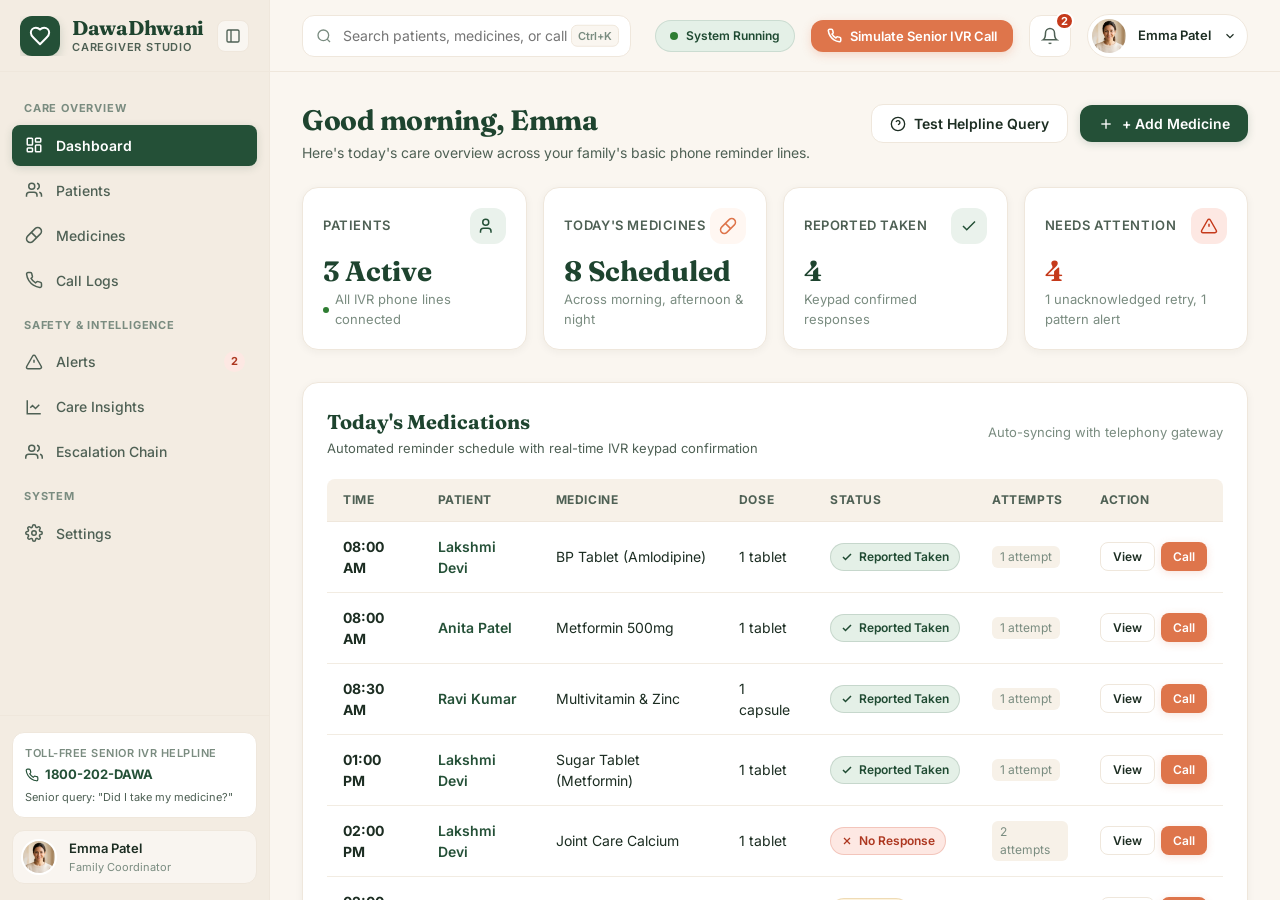
<file: desktop/index.html>
<!DOCTYPE html>
<html lang="en">
<head>
  <meta charset="UTF-8">
  <meta name="viewport" content="width=device-width, initial-scale=1.0">
  <title>DawaDhwani — Desktop Caregiver Platform</title>
  <meta name="description" content="Professional desktop caregiver dashboard for DawaDhwani voice-first medicine companion for seniors and Alzheimer's patients.">
  <link rel="stylesheet" href="styles.css">
</head>
<body>

  <div class="app-layout">
    <!-- =====================================================================
         DESKTOP COLLAPSIBLE SIDEBAR
         ===================================================================== -->
    <aside class="app-sidebar" id="app-sidebar">
      <div class="sidebar-header">
        <a href="#dashboard" class="brand-wrapper">
          <div class="brand-logo-icon">
            <svg width="22" height="22" viewBox="0 0 24 24" fill="none" stroke="currentColor" stroke-width="2.2" stroke-linecap="round" stroke-linejoin="round">
              <path d="M19 14c1.49-1.46 3-3.21 3-5.5A5.5 5.5 0 0 0 16.5 3c-1.76 0-3 .5-4.5 2-1.5-1.5-2.74-2-4.5-2A5.5 5.5 0 0 0 2 8.5c0 2.3 1.5 4.05 3 5.5l7 7Z"/>
            </svg>
          </div>
          <div class="brand-text-block">
            <span class="brand-name">DawaDhwani</span>
            <span class="brand-subtitle">Caregiver Studio</span>
          </div>
        </a>

        <button class="sidebar-toggle-btn" id="sidebar-toggle" title="Toggle Sidebar Width">
          <svg width="16" height="16" viewBox="0 0 24 24" fill="none" stroke="currentColor" stroke-width="2"><rect width="18" height="18" x="3" y="3" rx="2"/><path d="M9 3v18"/></svg>
        </button>
      </div>

      <!-- Navigation Links -->
      <nav class="sidebar-nav">
        <span class="nav-section-label">Care Overview</span>

        <a href="#dashboard" class="nav-item active" data-view="dashboard">
          <span class="nav-item-icon">
            <svg width="18" height="18" viewBox="0 0 24 24" fill="none" stroke="currentColor" stroke-width="2"><rect width="7" height="9" x="3" y="3" rx="1"/><rect width="7" height="5" x="14" y="3" rx="1"/><rect width="7" height="9" x="14" y="12" rx="1"/><rect width="7" height="5" x="3" y="16" rx="1"/></svg>
          </span>
          <span class="nav-item-label">Dashboard</span>
        </a>

        <a href="#patients" class="nav-item" data-view="patients">
          <span class="nav-item-icon">
            <svg width="18" height="18" viewBox="0 0 24 24" fill="none" stroke="currentColor" stroke-width="2"><path d="M16 21v-2a4 4 0 0 0-4-4H6a4 4 0 0 0-4 4v2"/><circle cx="9" cy="7" r="4"/><path d="M22 21v-2a4 4 0 0 0-3-3.87"/><path d="M16 3.13a4 4 0 0 1 0 7.75"/></svg>
          </span>
          <span class="nav-item-label">Patients</span>
        </a>

        <a href="#medicines" class="nav-item" data-view="medicines">
          <span class="nav-item-icon">
            <svg width="18" height="18" viewBox="0 0 24 24" fill="none" stroke="currentColor" stroke-width="2"><path d="m10.5 20.5 10-10a4.95 4.95 0 1 0-7-7l-10 10a4.95 4.95 0 1 0 7 7Z"/><path d="m8.5 8.5 7 7"/></svg>
          </span>
          <span class="nav-item-label">Medicines</span>
        </a>

        <a href="#calls" class="nav-item" data-view="calls">
          <span class="nav-item-icon">
            <svg width="18" height="18" viewBox="0 0 24 24" fill="none" stroke="currentColor" stroke-width="2"><path d="M22 16.92v3a2 2 0 0 1-2.18 2 19.79 19.79 0 0 1-8.63-3.07 19.5 19.5 0 0 1-6-6 19.79 19.79 0 0 1-3.07-8.67A2 2 0 0 1 4.11 2h3a2 2 0 0 1 2 1.72 12.84 12.84 0 0 0 .7 2.81 2 2 0 0 1-.45 2.11L8.09 9.91a16 16 0 0 0 6 6l1.27-1.27a2 2 0 0 1 2.11-.45 12.84 12.84 0 0 0 2.81.7A2 2 0 0 1 22 16.92z"/></svg>
          </span>
          <span class="nav-item-label">Call Logs</span>
        </a>

        <span class="nav-section-label">Safety & Intelligence</span>

        <a href="#alerts" class="nav-item" data-view="alerts">
          <span class="nav-item-icon">
            <svg width="18" height="18" viewBox="0 0 24 24" fill="none" stroke="currentColor" stroke-width="2"><path d="m21.73 18-8-14a2 2 0 0 0-3.48 0l-8 14A2 2 0 0 0 4 21h16a2 2 0 0 0 1.73-3Z"/><line x1="12" y1="9" x2="12" y2="13"/><line x1="12" y1="17" x2="12.01" y2="17"/></svg>
          </span>
          <span class="nav-item-label">Alerts</span>
          <span class="nav-item-badge" id="sidebar-alerts-badge">2</span>
        </a>

        <a href="#insights" class="nav-item" data-view="insights">
          <span class="nav-item-icon">
            <svg width="18" height="18" viewBox="0 0 24 24" fill="none" stroke="currentColor" stroke-width="2"><path d="M3 3v18h18"/><path d="m19 9-5 5-4-4-3 3"/></svg>
          </span>
          <span class="nav-item-label">Care Insights</span>
        </a>

        <a href="#escalation" class="nav-item" data-view="escalation">
          <span class="nav-item-icon">
            <svg width="18" height="18" viewBox="0 0 24 24" fill="none" stroke="currentColor" stroke-width="2"><path d="M17 21v-2a4 4 0 0 0-4-4H5a4 4 0 0 0-4 4v2"/><circle cx="9" cy="7" r="4"/><path d="M23 21v-2a4 4 0 0 0-3-3.87"/><path d="M16 3.13a4 4 0 0 1 0 7.75"/></svg>
          </span>
          <span class="nav-item-label">Escalation Chain</span>
        </a>

        <span class="nav-section-label">System</span>

        <a href="#settings" class="nav-item" data-view="settings">
          <span class="nav-item-icon">
            <svg width="18" height="18" viewBox="0 0 24 24" fill="none" stroke="currentColor" stroke-width="2"><circle cx="12" cy="12" r="3"/><path d="M19.4 15a1.65 1.65 0 0 0 .33 1.82l.06.06a2 2 0 0 1 0 2.83 2 2 0 0 1-2.83 0l-.06-.06a1.65 1.65 0 0 0-1.82-.33 1.65 1.65 0 0 0-1 1.51V21a2 2 0 0 1-2 2 2 2 0 0 1-2-2v-.09A1.65 1.65 0 0 0 9 19.4a1.65 1.65 0 0 0-1.82.33l-.06.06a2 2 0 0 1-2.83 0 2 2 0 0 1 0-2.83l.06-.06a1.65 1.65 0 0 0 .33-1.82 1.65 1.65 0 0 0-1.51-1H3a2 2 0 0 1-2-2 2 2 0 0 1 2-2h.09A1.65 1.65 0 0 0 4.6 9a1.65 1.65 0 0 0-.33-1.82l-.06-.06a2 2 0 0 1 0-2.83 2 2 0 0 1 2.83 0l.06.06a1.65 1.65 0 0 0 1.82.33H9a1.65 1.65 0 0 0 1-1.51V3a2 2 0 0 1 2-2 2 2 0 0 1 2 2v.09a1.65 1.65 0 0 0 1 1.51 1.65 1.65 0 0 0 1.82-.33l.06-.06a2 2 0 0 1 2.83 0 2 2 0 0 1 0 2.83l-.06.06a1.65 1.65 0 0 0-.33 1.82V9a1.65 1.65 0 0 0 1.51 1H21a2 2 0 0 1 2 2 2 2 0 0 1-2 2h-.09a1.65 1.65 0 0 0-1.51 1z"/></svg>
          </span>
          <span class="nav-item-label">Settings</span>
        </a>
      </nav>

      <!-- Sidebar Footer -->
      <div class="sidebar-footer">
        <div class="helpline-quick-card">
          <span class="helpline-label">Toll-Free Senior IVR Helpline</span>
          <div class="helpline-number">
            <svg width="14" height="14" viewBox="0 0 24 24" fill="none" stroke="currentColor" stroke-width="2"><path d="M22 16.92v3a2 2 0 0 1-2.18 2 19.79 19.79 0 0 1-8.63-3.07 19.5 19.5 0 0 1-6-6 19.79 19.79 0 0 1-3.07-8.67A2 2 0 0 1 4.11 2h3a2 2 0 0 1 2 1.72 12.84 12.84 0 0 0 .7 2.81 2 2 0 0 1-.45 2.11L8.09 9.91a16 16 0 0 0 6 6l1.27-1.27a2 2 0 0 1 2.11-.45 12.84 12.84 0 0 0 2.81.7A2 2 0 0 1 22 16.92z"/></svg>
            1800-202-DAWA
          </div>
          <span class="helpline-note">Senior query: "Did I take my medicine?"</span>
        </div>

        <div class="sidebar-user-card">
          <img src="assets/emma.jpg" alt="Emma Patel" class="user-avatar-small" onerror="this.src='assets/anita.jpg'">
          <div class="user-meta-small">
            <span class="user-name-small">Emma Patel</span>
            <span class="user-role-small">Family Coordinator</span>
          </div>
        </div>
      </div>
    </aside>

    <!-- =====================================================================
         MAIN CONTENT AREA
         ===================================================================== -->
    <div class="main-wrapper">
      <!-- TOP BAR -->
      <header class="app-topbar">
        <div class="topbar-left">
          <!-- Global Search -->
          <div class="global-search-container">
            <svg class="search-icon-pos" width="16" height="16" viewBox="0 0 24 24" fill="none" stroke="currentColor" stroke-width="2"><circle cx="11" cy="11" r="8"/><path d="m21 21-4.3-4.3"/></svg>
            <input type="text" id="global-search-input" class="global-search-input" placeholder="Search patients, medicines, or call logs...">
            <span class="search-shortcut-tag">Ctrl+K</span>
          </div>
        </div>

        <div class="topbar-right">
          <!-- Live System Status Pill -->
          <div class="system-health-pill" onclick="window.dawaApp.navigateTo('settings')" title="IVR Telephony & Scheduler Operational">
            <span class="pulse-dot"></span>
            <span>System Running</span>
          </div>

          <!-- Simulate Senior Call CTA -->
          <button class="btn-simulate-call" onclick="window.dawaIvr.openReminderCall({patientName: 'Lakshmi Devi', patientId: 'P01', medicineName: 'BP Tablet', dose: '1 tablet', habitCue: 'After morning chai', id: 'SCH-01', attempts: 0})" title="Test incoming call on senior's feature phone">
            <svg width="15" height="15" viewBox="0 0 24 24" fill="none" stroke="currentColor" stroke-width="2.5"><path d="M22 16.92v3a2 2 0 0 1-2.18 2 19.79 19.79 0 0 1-8.63-3.07 19.5 19.5 0 0 1-6-6 19.79 19.79 0 0 1-3.07-8.67A2 2 0 0 1 4.11 2h3a2 2 0 0 1 2 1.72 12.84 12.84 0 0 0 .7 2.81 2 2 0 0 1-.45 2.11L8.09 9.91a16 16 0 0 0 6 6l1.27-1.27a2 2 0 0 1 2.11-.45 12.84 12.84 0 0 0 2.81.7A2 2 0 0 1 22 16.92z"/></svg>
            Simulate Senior IVR Call
          </button>

          <!-- Notification Bell -->
          <button class="topbar-icon-btn" id="notif-dropdown-btn" title="Care Alerts & Notifications">
            <svg width="18" height="18" viewBox="0 0 24 24" fill="none" stroke="currentColor" stroke-width="2"><path d="M6 8a6 6 0 0 1 12 0c0 7 3 9 3 9H3s3-2 3-9"/><path d="M10.3 21a1.94 1.94 0 0 0 3.4 0"/></svg>
            <span class="notification-count-badge" id="topbar-notif-badge">2</span>
          </button>

          <!-- Caregiver Profile Menu -->
          <div class="profile-menu-trigger" id="profile-dropdown-btn">
            <img src="assets/emma.jpg" alt="Emma Patel" class="profile-avatar-top" onerror="this.src='assets/anita.jpg'">
            <span class="profile-name-top">Emma Patel</span>
            <svg width="14" height="14" viewBox="0 0 24 24" fill="none" stroke="currentColor" stroke-width="2"><path d="m6 9 6 6 6-6"/></svg>
          </div>
        </div>

        <!-- Notification Dropdown Panel -->
        <div class="dropdown-panel" id="notif-dropdown-panel">
          <div class="dropdown-header">
            <span class="dropdown-title">Care Notifications & Alerts</span>
            <button class="btn btn-secondary btn-sm" onclick="window.dawaApp.markAllNotificationsRead()">Mark all read</button>
          </div>
          <div class="dropdown-list" id="notif-dropdown-list">
            <!-- Rendered by app.js -->
          </div>
        </div>

        <!-- Profile Dropdown Panel -->
        <div class="dropdown-panel" id="profile-dropdown-panel" style="width: 260px;">
          <div class="dropdown-header">
            <div>
              <strong style="font-size: 14px; color: var(--green-deep);">Emma Patel</strong>
              <div style="font-size: 12px; color: var(--text-muted);">Primary Family Coordinator</div>
            </div>
          </div>
          <div style="padding: 8px;">
            <a href="#settings" class="dropdown-item" style="border:none; border-radius: var(--radius-sm);">
              <svg width="16" height="16" viewBox="0 0 24 24" fill="none" stroke="currentColor" stroke-width="2"><circle cx="12" cy="12" r="3"/><path d="M19.4 15a1.65 1.65 0 0 0 .33 1.82l.06.06a2 2 0 0 1 0 2.83 2 2 0 0 1-2.83 0l-.06-.06a1.65 1.65 0 0 0-1.82-.33 1.65 1.65 0 0 0-1 1.51V21a2 2 0 0 1-2 2 2 2 0 0 1-2-2v-.09A1.65 1.65 0 0 0 9 19.4a1.65 1.65 0 0 0-1.82.33l-.06.06a2 2 0 0 1-2.83 0 2 2 0 0 1 0-2.83l.06-.06a1.65 1.65 0 0 0 .33-1.82 1.65 1.65 0 0 0-1.51-1H3a2 2 0 0 1-2-2 2 2 0 0 1 2-2h.09A1.65 1.65 0 0 0 4.6 9a1.65 1.65 0 0 0-.33-1.82l-.06-.06a2 2 0 0 1 0-2.83 2 2 0 0 1 2.83 0l.06.06a1.65 1.65 0 0 0 1.82.33H9a1.65 1.65 0 0 0 1-1.51V3a2 2 0 0 1 2-2 2 2 0 0 1 2 2v.09a1.65 1.65 0 0 0 1 1.51 1.65 1.65 0 0 0 1.82-.33l.06-.06a2 2 0 0 1 2.83 0 2 2 0 0 1 0 2.83l-.06.06a1.65 1.65 0 0 0-.33 1.82V9a1.65 1.65 0 0 0 1.51 1H21a2 2 0 0 1 2 2 2 2 0 0 1-2 2h-.09a1.65 1.65 0 0 0-1.51 1z"/></svg>
              Profile & Preferences
            </a>
            <a href="#escalation" class="dropdown-item" style="border:none; border-radius: var(--radius-sm);">
              <svg width="16" height="16" viewBox="0 0 24 24" fill="none" stroke="currentColor" stroke-width="2"><path d="M17 21v-2a4 4 0 0 0-4-4H5a4 4 0 0 0-4 4v2"/><circle cx="9" cy="7" r="4"/></svg>
              Escalation Contacts
            </a>
            <div class="dropdown-item" style="border:none; border-radius: var(--radius-sm); color: var(--peach-primary);" onclick="window.dawaApp.resetAllDemoData()">
              <svg width="16" height="16" viewBox="0 0 24 24" fill="none" stroke="currentColor" stroke-width="2"><path d="M3 12a9 9 0 1 0 9-9 9.75 9.75 0 0 0-6.74 2.74L3 8"/><path d="M3 3v5h5"/></svg>
              Reset Demo Data
            </div>
          </div>
        </div>
      </header>

      <!-- SCROLL BODY CONTENT -->
      <main class="content-body">
        
        <!-- =================================================================
             PAGE 1: DASHBOARD VIEW
             ================================================================= -->
        <section class="page-view active" id="view-dashboard">
          <div class="page-header">
            <div>
              <h1 class="page-title">Good morning, Emma</h1>
              <p class="page-subtitle">Here's today's care overview across your family's basic phone reminder lines.</p>
            </div>
            <div class="page-actions-row">
              <button class="btn btn-secondary" onclick="window.dawaIvr.openHelplineCall()">
                <svg width="16" height="16" viewBox="0 0 24 24" fill="none" stroke="currentColor" stroke-width="2"><circle cx="12" cy="12" r="10"/><path d="M9.09 9a3 3 0 0 1 5.83 1c0 2-3 3-3 3"/><line x1="12" y1="17" x2="12.01" y2="17"/></svg>
                Test Helpline Query
              </button>
              <button class="btn btn-primary" onclick="window.dawaModals.openAddMedicineModal()">
                <svg width="16" height="16" viewBox="0 0 24 24" fill="none" stroke="currentColor" stroke-width="2"><line x1="12" y1="5" x2="12" y2="19"/><line x1="5" y1="12" x2="19" y2="12"/></svg>
                + Add Medicine
              </button>
            </div>
          </div>

          <!-- TOP 4 STAT CARDS -->
          <div class="stats-grid-4">
            <div class="stat-card">
              <div class="stat-card-header">
                <span class="stat-label">Patients</span>
                <div class="stat-icon-circle stat-icon-green">
                  <svg width="18" height="18" viewBox="0 0 24 24" fill="none" stroke="currentColor" stroke-width="2"><path d="M16 21v-2a4 4 0 0 0-4-4H6a4 4 0 0 0-4 4v2"/><circle cx="9" cy="7" r="4"/></svg>
                </div>
              </div>
              <div class="stat-value" id="stat-patients-count">3 Active</div>
              <div class="stat-meta-note">
                <span class="pulse-dot" style="width:6px; height:6px;"></span>
                All IVR phone lines connected
              </div>
            </div>

            <div class="stat-card">
              <div class="stat-card-header">
                <span class="stat-label">Today's Medicines</span>
                <div class="stat-icon-circle stat-icon-peach">
                  <svg width="18" height="18" viewBox="0 0 24 24" fill="none" stroke="currentColor" stroke-width="2"><path d="m10.5 20.5 10-10a4.95 4.95 0 1 0-7-7l-10 10a4.95 4.95 0 1 0 7 7Z"/><path d="m8.5 8.5 7 7"/></svg>
                </div>
              </div>
              <div class="stat-value" id="stat-scheduled-count">8 Scheduled</div>
              <div class="stat-meta-note">Across morning, afternoon & night</div>
            </div>

            <div class="stat-card">
              <div class="stat-card-header">
                <span class="stat-label">Reported Taken</span>
                <div class="stat-icon-circle stat-icon-green">
                  <svg width="18" height="18" viewBox="0 0 24 24" fill="none" stroke="currentColor" stroke-width="2"><polyline points="20 6 9 17 4 12"/></svg>
                </div>
              </div>
              <div class="stat-value" id="stat-reported-count">6</div>
              <div class="stat-meta-note">Keypad confirmed responses</div>
            </div>

            <div class="stat-card">
              <div class="stat-card-header">
                <span class="stat-label">Needs Attention</span>
                <div class="stat-icon-circle stat-icon-alert">
                  <svg width="18" height="18" viewBox="0 0 24 24" fill="none" stroke="currentColor" stroke-width="2"><path d="m21.73 18-8-14a2 2 0 0 0-3.48 0l-8 14A2 2 0 0 0 4 21h16a2 2 0 0 0 1.73-3Z"/><line x1="12" y1="9" x2="12" y2="13"/><line x1="12" y1="17" x2="12.01" y2="17"/></svg>
                </div>
              </div>
              <div class="stat-value" id="stat-attention-count" style="color: var(--alert-primary);">2</div>
              <div class="stat-meta-note">1 unacknowledged retry, 1 pattern alert</div>
            </div>
          </div>

          <!-- DASHBOARD 2-COLUMN LAYOUT -->
          <div class="dashboard-grid-layout">
            <!-- LEFT COLUMN: TODAY'S MEDICATIONS TABLE -->
            <div class="card-surface">
              <div class="card-header-row">
                <div>
                  <h2 class="card-title">Today's Medications</h2>
                  <p class="card-subtitle">Automated reminder schedule with real-time IVR keypad confirmation</p>
                </div>
                <div style="font-size: 13px; color: var(--text-muted);">
                  Auto-syncing with telephony gateway
                </div>
              </div>

              <!-- Strictly worded Table -->
              <div class="table-responsive">
                <table class="data-table">
                  <thead>
                    <tr>
                      <th>Time</th>
                      <th>Patient</th>
                      <th>Medicine</th>
                      <th>Dose</th>
                      <th>Status</th>
                      <th>Attempts</th>
                      <th>Action</th>
                    </tr>
                  </thead>
                  <tbody id="dashboard-schedule-tbody">
                    <!-- Dynamic rendering from app.js -->
                  </tbody>
                </table>
              </div>

              <!-- Mandatory Safety Note -->
              <div class="safety-advisory-box" style="margin-top: 16px;">
                <svg width="18" height="18" viewBox="0 0 24 24" fill="none" stroke="currentColor" stroke-width="2"><path d="M12 22s8-4 8-10V5l-8-3-8 3v7c0 6 8 10 8 10z"/></svg>
                <div>
                  <strong>Safety Reporting Standard</strong>
                  <p>Statuses are recorded strictly as <strong>"Reported Taken"</strong> based on telephone keypad inputs. The system does not verify physical ingestion or provide medical dosing guidance.</p>
                </div>
              </div>
            </div>

            <!-- RIGHT COLUMN: LIVE MONITOR & ATTENTION FEEDS -->
            <div class="widget-section">
              <!-- Live Call Queue Monitor -->
              <div class="live-monitor-card">
                <div class="monitor-header-row">
                  <div>
                    <h3 style="font-size: 16px; font-weight: 700; color: var(--green-deep);">Automated Call Queue</h3>
                    <div style="font-size: 12px; color: var(--text-muted);">Cloud telephony SIP engine</div>
                  </div>
                  <span class="status-badge status-amber" style="font-size: 11px;">Live Queue</span>
                </div>
                <div id="dashboard-live-call-list">
                  <!-- Rendered dynamically -->
                </div>
              </div>

              <!-- Urgent Attention Feed -->
              <div class="card-surface" style="padding: var(--space-5);">
                <div class="monitor-header-row">
                  <h3 style="font-size: 16px; font-weight: 700; color: var(--alert-primary);">Urgent Attention</h3>
                  <a href="#alerts" style="font-size: 12px; font-weight: 600; color: var(--green-primary);">View All</a>
                </div>
                <div id="dashboard-alerts-feed">
                  <!-- Rendered dynamically -->
                </div>
              </div>

              <!-- System Health Status Diagnostic -->
              <div class="card-surface" style="padding: var(--space-5);">
                <div class="monitor-header-row">
                  <h3 style="font-size: 16px; font-weight: 700; color: var(--green-deep);">System Diagnostics</h3>
                  <span class="status-badge status-green" style="font-size: 11px;">● All Normal</span>
                </div>
                <table class="sys-health-table">
                  <tbody>
                    <tr>
                      <td style="color: var(--text-secondary);">IVR Cron Scheduler</td>
                      <td class="health-status-ok">Operational</td>
                    </tr>
                    <tr>
                      <td style="color: var(--text-secondary);">SIP Telephony Gateway</td>
                      <td class="health-status-ok">Operational</td>
                    </tr>
                    <tr>
                      <td style="color: var(--text-secondary);">Adherence Data Store</td>
                      <td class="health-status-ok">Operational</td>
                    </tr>
                    <tr>
                      <td style="color: var(--text-secondary);">Escalation Dispatcher</td>
                      <td class="health-status-ok">Operational</td>
                    </tr>
                  </tbody>
                </table>
              </div>
            </div>
          </div>
        </section>

        <!-- =================================================================
             PAGE 2: PATIENTS PAGE
             ================================================================= -->
        <section class="page-view" id="view-patients">
          <div class="page-header">
            <div>
              <h1 class="page-title">Patients</h1>
              <p class="page-subtitle">Manage family seniors receiving basic feature phone voice reminders</p>
            </div>
            <div class="page-actions-row">
              <button class="btn btn-primary" onclick="window.dawaModals.openAddPatientModal()">
                <svg width="16" height="16" viewBox="0 0 24 24" fill="none" stroke="currentColor" stroke-width="2"><line x1="12" y1="5" x2="12" y2="19"/><line x1="5" y1="12" x2="19" y2="12"/></svg>
                + Add Patient
              </button>
            </div>
          </div>

          <div class="filter-bar-row">
            <div class="filter-chips-cluster">
              <button class="chip-btn patient-chip-btn active" data-filter="all" onclick="window.dawaApp.filterPatients('all')">All Patients (3)</button>
              <button class="chip-btn patient-chip-btn" data-filter="active" onclick="window.dawaApp.filterPatients('active')">System Active (3)</button>
              <button class="chip-btn patient-chip-btn" data-filter="attention" onclick="window.dawaApp.filterPatients('attention')">Needs Attention (1)</button>
            </div>
          </div>

          <div class="patient-cards-grid" id="patients-grid-container">
            <!-- Dynamic patient cards rendered from app.js -->
          </div>
        </section>

        <!-- =================================================================
             PAGE 3: PATIENT DETAIL PAGE (Full profile, timeline & history)
             ================================================================= -->
        <section class="page-view" id="view-patient-detail">
          <div class="breadcrumb-bar">
            <a href="#patients" onclick="window.dawaApp.navigateTo('patients')">Patients</a>
            <span>/</span>
            <span id="pt-breadcrumb-name">Patient Profile</span>
          </div>

          <!-- Hero Profile Header -->
          <div class="patient-hero-banner">
            <div class="patient-hero-left">
              <img src="assets/anita.jpg" alt="Patient Avatar" class="patient-hero-avatar" id="pt-detail-avatar">
              <div>
                <h1 class="patient-hero-title" id="pt-detail-name">Lakshmi Devi</h1>
                <div style="font-size: 14px; color: var(--text-secondary);" id="pt-detail-sub">72 years • Female</div>
                <div class="patient-meta-tags">
                  <span class="pill-tag" id="pt-detail-phone">📞 +91 98451 22341</span>
                  <span class="pill-tag">Nokia 105 Feature Phone (No App Required)</span>
                  <span class="pill-tag" id="pt-detail-pin" style="color: var(--peach-tag-text);">PIN: 4122</span>
                  <span class="status-badge status-green">System Active</span>
                </div>
              </div>
            </div>

            <div class="page-actions-row">
              <button class="btn btn-peach" onclick="window.dawaIvr.openReminderCall({patientName: document.getElementById('pt-detail-name').textContent, patientId: 'P01', medicineName: 'Prescribed Routine', dose: '1 dose', id: 'SCH-01'})">
                <svg width="15" height="15" viewBox="0 0 24 24" fill="none" stroke="currentColor" stroke-width="2"><path d="M22 16.92v3a2 2 0 0 1-2.18 2 19.79 19.79 0 0 1-8.63-3.07 19.5 19.5 0 0 1-6-6 19.79 19.79 0 0 1-3.07-8.67A2 2 0 0 1 4.11 2h3a2 2 0 0 1 2 1.72 12.84 12.84 0 0 0 .7 2.81 2 2 0 0 1-.45 2.11L8.09 9.91a16 16 0 0 0 6 6l1.27-1.27a2 2 0 0 1 2.11-.45 12.84 12.84 0 0 0 2.81.7A2 2 0 0 1 22 16.92z"/></svg>
                Trigger Test Call
              </button>
              <button class="btn btn-primary" onclick="window.dawaModals.openAddMedicineModal('P01')">
                + Add Medicine
              </button>
            </div>
          </div>

          <!-- Tab Navigation -->
          <div class="tab-navigation-bar">
            <button class="tab-nav-btn pt-tab-nav-btn active" data-tab="timeline" onclick="window.dawaApp.switchPatientTab('timeline')">
              Today's Medicine Timeline
            </button>
            <button class="tab-nav-btn pt-tab-nav-btn" data-tab="history" onclick="window.dawaApp.switchPatientTab('history')">
              Medication Schedule
            </button>
            <button class="tab-nav-btn pt-tab-nav-btn" data-tab="calls" onclick="window.dawaApp.switchPatientTab('calls')">
              Call History
            </button>
            <button class="tab-nav-btn pt-tab-nav-btn" data-tab="patterns" onclick="window.dawaApp.switchPatientTab('patterns')">
              Pattern Alerts
            </button>
            <button class="tab-nav-btn pt-tab-nav-btn" data-tab="family" onclick="window.dawaApp.switchPatientTab('family')">
              Family & Contacts
            </button>
          </div>

          <!-- Tab 1: Timeline -->
          <div class="patient-tab-content active" id="pt-tab-timeline">
            <div class="card-surface">
              <h3 class="card-title">Chronological Activity Log</h3>
              <p class="card-subtitle">Automated reminder calls, keypad confirmation timestamps & retry attempts</p>
              <div class="timeline-list" id="pt-timeline-list">
                <!-- Rendered dynamically -->
              </div>
            </div>
          </div>

          <!-- Tab 2: Medication Schedule -->
          <div class="patient-tab-content" id="pt-tab-history">
            <div class="card-surface" id="pt-med-history-list">
              <!-- Rendered dynamically -->
            </div>
          </div>

          <!-- Tab 3: Call History -->
          <div class="patient-tab-content" id="pt-tab-calls">
            <div class="card-surface" id="pt-call-history-list">
              <!-- Rendered dynamically -->
            </div>
          </div>

          <!-- Tab 4: Pattern Alerts -->
          <div class="patient-tab-content" id="pt-tab-patterns">
            <div class="card-surface" id="pt-pattern-alerts-list">
              <!-- Rendered dynamically -->
            </div>
          </div>

          <!-- Tab 5: Family Contacts -->
          <div class="patient-tab-content" id="pt-tab-family">
            <div class="card-surface" id="pt-family-contacts-list">
              <!-- Rendered dynamically -->
            </div>
          </div>
        </section>

        <!-- =================================================================
             PAGE 4: MEDICINES PAGE
             ================================================================= -->
        <section class="page-view" id="view-medicines">
          <div class="page-header">
            <div>
              <h1 class="page-title">Medicines</h1>
              <p class="page-subtitle">Caregiver registered schedules for voice companion telephony</p>
            </div>
            <div class="page-actions-row">
              <button class="btn btn-primary" onclick="window.dawaModals.openAddMedicineModal()">
                <svg width="16" height="16" viewBox="0 0 24 24" fill="none" stroke="currentColor" stroke-width="2"><line x1="12" y1="5" x2="12" y2="19"/><line x1="5" y1="12" x2="19" y2="12"/></svg>
                + Add Medicine
              </button>
            </div>
          </div>

          <!-- Mandatory Medical Advice Disclaimer -->
          <div class="medical-disclaimer-banner">
            <svg width="20" height="20" viewBox="0 0 24 24" fill="none" stroke="currentColor" stroke-width="2"><circle cx="12" cy="12" r="10"/><line x1="12" y1="8" x2="12" y2="12"/><line x1="12" y1="16" x2="12.01" y2="16"/></svg>
            <div>
              <strong>Caregiver Notice:</strong>
              This application repeats the information entered by the caregiver. It does not provide medical dosing advice or clinical validation.
            </div>
          </div>

          <div class="card-surface">
            <div class="table-responsive">
              <table class="data-table">
                <thead>
                  <tr>
                    <th>Medicine</th>
                    <th>Patient</th>
                    <th>Dose</th>
                    <th>Schedule</th>
                    <th>Habit Cue</th>
                    <th>Voice Language</th>
                    <th>Actions</th>
                  </tr>
                </thead>
                <tbody id="medicines-tbody">
                  <!-- Dynamic from app.js -->
                </tbody>
              </table>
            </div>
          </div>
        </section>

        <!-- =================================================================
             PAGE 5: CALL LOGS
             ================================================================= -->
        <section class="page-view" id="view-calls">
          <div class="page-header">
            <div>
              <h1 class="page-title">Call Logs</h1>
              <p class="page-subtitle">Automated outbound reminder calls and senior inbound helpline inquiries</p>
            </div>
          </div>

          <div class="filter-bar-row">
            <div class="filter-chips-cluster">
              <button class="chip-btn call-chip-btn active" data-filter="all" onclick="window.dawaApp.filterCallLogs('all')">All Calls</button>
              <button class="chip-btn call-chip-btn" data-filter="outgoing" onclick="window.dawaApp.filterCallLogs('outgoing')">Outgoing Reminders</button>
              <button class="chip-btn call-chip-btn" data-filter="incoming" onclick="window.dawaApp.filterCallLogs('incoming')">Helpline Inbound</button>
              <button class="chip-btn call-chip-btn" data-filter="missed" onclick="window.dawaApp.filterCallLogs('missed')">Missed / No Response</button>
            </div>
          </div>

          <div class="card-surface">
            <div class="table-responsive">
              <table class="data-table">
                <thead>
                  <tr>
                    <th>Time</th>
                    <th>Patient</th>
                    <th>Direction</th>
                    <th>Call Type</th>
                    <th>Attempt</th>
                    <th>Key Pressed</th>
                    <th>Result</th>
                    <th>Action</th>
                  </tr>
                </thead>
                <tbody id="call-logs-tbody">
                  <!-- Dynamic from app.js -->
                </tbody>
              </table>
            </div>
          </div>
        </section>

        <!-- =================================================================
             PAGE 6: ALERTS PAGE
             ================================================================= -->
        <section class="page-view" id="view-alerts">
          <div class="page-header">
            <div>
              <h1 class="page-title">Alerts & Escalations</h1>
              <p class="page-subtitle">Automated notices for missed retries, helpline inquiries and response pattern shifts</p>
            </div>
          </div>

          <div class="filter-bar-row">
            <div class="filter-chips-cluster">
              <button class="chip-btn alert-chip-btn active" data-filter="all" onclick="window.dawaApp.filterAlerts('all')">All Alerts</button>
              <button class="chip-btn alert-chip-btn" data-filter="unresolved" onclick="window.dawaApp.filterAlerts('unresolved')">Unresolved</button>
              <button class="chip-btn alert-chip-btn" data-filter="attention" onclick="window.dawaApp.filterAlerts('attention')">Needs Attention</button>
              <button class="chip-btn alert-chip-btn" data-filter="pattern" onclick="window.dawaApp.filterAlerts('pattern')">Pattern Alerts</button>
            </div>
          </div>

          <div class="alert-cards-column" id="alerts-column-container">
            <!-- Dynamic alerts from app.js -->
          </div>
        </section>

        <!-- =================================================================
             PAGE 7: CARE INSIGHTS & ANALYTICS
             ================================================================= -->
        <section class="page-view" id="view-insights">
          <div class="page-header">
            <div>
              <h1 class="page-title">Care Insights</h1>
              <p class="page-subtitle">Response latency trends and habit patterns compared with previous activity</p>
            </div>
          </div>

          <!-- Mandatory Non-Diagnosis Safety Banner -->
          <div class="safety-advisory-box" style="margin-bottom: 24px;">
            <svg width="20" height="20" viewBox="0 0 24 24" fill="none" stroke="currentColor" stroke-width="2"><circle cx="12" cy="12" r="10"/><line x1="12" y1="16" x2="12" y2="12"/><line x1="12" y1="8" x2="12.01" y2="8"/></svg>
            <div>
              <strong>Observational Data Principle</strong>
              <p>This comparison uses each patient's own previous activity over the past 30 days. Pattern insights are behavioral observations, <strong>NOT medical diagnoses</strong>.</p>
            </div>
          </div>

          <!-- Top Analytics Stats -->
          <div class="stats-grid-4">
            <div class="stat-card">
              <span class="stat-label">Average Response Time</span>
              <div class="stat-value">1.8 min</div>
              <div class="stat-meta-note">+18s vs 30-day baseline</div>
            </div>
            <div class="stat-card">
              <span class="stat-label">1st Attempt Confirmations</span>
              <div class="stat-value">91.2%</div>
              <div class="stat-meta-note">Keypad 1 on initial ring</div>
            </div>
            <div class="stat-card">
              <span class="stat-label">Helpline Self-Inquiries</span>
              <div class="stat-value">14</div>
              <div class="stat-meta-note">"Did I take my medicine?" queries</div>
            </div>
            <div class="stat-card">
              <span class="stat-label">Caregiver Escalation Rate</span>
              <div class="stat-value">3.1%</div>
              <div class="stat-meta-note">Required Level 3 notification</div>
            </div>
          </div>

          <!-- Simple, Honest Visualizations Grid -->
          <div class="insights-charts-grid">
            <!-- Weekly Response Time Trend -->
            <div class="chart-card">
              <div class="card-header-row">
                <div>
                  <h3 class="card-title">Weekly Response Time Trend</h3>
                  <p class="card-subtitle">Seconds elapsed before keypad 1 was pressed (Compared with baseline 45s)</p>
                </div>
              </div>
              <div class="chart-bars-wrap" id="insights-weekly-bars">
                <!-- Bar chart rendered by app.js -->
              </div>
              <div style="font-size: 12px; color: var(--text-muted); display: flex; justify-content: space-between;">
                <span>● Green: Within patient baseline</span>
                <span>● Peach: Unusual response pattern (>20s delay)</span>
              </div>
            </div>

            <!-- Response Distribution -->
            <div class="chart-card">
              <div class="card-header-row">
                <div>
                  <h3 class="card-title">Response Breakdown</h3>
                  <p class="card-subtitle">Call resolution distribution (Past 30 days)</p>
                </div>
              </div>
              <div class="dist-stacked-bar">
                <div class="dist-seg-green" style="width: 76%;" title="76% Reported Taken (1st Attempt)"></div>
                <div class="dist-seg-amber" style="width: 16%;" title="16% Reported Taken (Retry #2)"></div>
                <div class="dist-seg-red" style="width: 8%;" title="8% No Response (Escalated)"></div>
              </div>
              <div class="dist-legend">
                <div class="legend-item">
                  <span><span class="legend-bullet" style="background:var(--green-primary);"></span>Reported Taken (1st attempt)</span>
                  <strong>76%</strong>
                </div>
                <div class="legend-item">
                  <span><span class="legend-bullet" style="background:var(--amber-primary);"></span>Reported Taken (Retry attempt)</span>
                  <strong>16%</strong>
                </div>
                <div class="legend-item">
                  <span><span class="legend-bullet" style="background:var(--alert-primary);"></span>No Response / Caregiver Alerted</span>
                  <strong>8%</strong>
                </div>
              </div>
            </div>
          </div>
        </section>

        <!-- =================================================================
             PAGE 8: FAMILY & ESCALATION PROTOCOL
             ================================================================= -->
        <section class="page-view" id="view-escalation">
          <div class="page-header">
            <div>
              <h1 class="page-title">Family & Escalation Protocol</h1>
              <p class="page-subtitle">Step-by-step tiered response when a scheduled medicine reminder is unanswered</p>
            </div>
          </div>

          <!-- Visual 5-Step Escalation Protocol Chain -->
          <div class="escalation-protocol-chain">
            <div class="protocol-step-box">
              <div class="step-number-tag">1</div>
              <div class="step-title-text">Scheduled Voice Call</div>
              <div class="step-desc-text">Cloud telephony calls senior’s basic phone at scheduled time in their language.</div>
            </div>

            <div class="protocol-step-box">
              <div class="step-number-tag">2</div>
              <div class="step-title-text">Automated Retry</div>
              <div class="step-desc-text">If unanswered after 30 seconds, a second reminder call is placed in 15 minutes.</div>
            </div>

            <div class="protocol-step-box">
              <div class="step-number-tag">3</div>
              <div class="step-title-text">Family Caregiver</div>
              <div class="step-desc-text">Instant SMS, push alert, and dashboard banner dispatched to Emma Patel.</div>
            </div>

            <div class="protocol-step-box">
              <div class="step-number-tag">4</div>
              <div class="step-title-text">Backup Contact</div>
              <div class="step-desc-text">If unacknowledged after 30 minutes, Dr. Ramesh Sharma / Neighbor alerted.</div>
            </div>

            <div class="protocol-step-box pilot-step">
              <div class="step-number-tag" style="background: #EFE7DC; color: #8A7A68;">5</div>
              <div class="step-title-text">ASHA Worker Integration</div>
              <div class="step-desc-text">Community health worker link. <br><strong style="color: var(--peach-primary);">[ Future / Pilot ]</strong></div>
            </div>
          </div>

          <!-- Contact Cards Grid -->
          <h2 style="font-family: var(--font-serif); font-size: 20px; color: var(--green-deep); margin-bottom: var(--space-4);">Designated Family & Backup Contacts</h2>
          <div class="contact-cards-grid">
            <div class="contact-card">
              <div class="contact-card-header">
                <img src="assets/emma.jpg" alt="Emma Patel" class="contact-avatar" onerror="this.src='assets/anita.jpg'">
                <div>
                  <strong style="font-size: 15px;">Emma Patel</strong>
                  <div style="font-size: 12px; color: var(--text-secondary);">Primary Family Coordinator (Daughter)</div>
                </div>
              </div>
              <div style="font-size: 13px; color: var(--text-secondary); line-height: 1.6;">
                <div>📞 +91 98765 43210</div>
                <div>✉️ emma.patel@caregiver.dawadhwani.in</div>
                <div>Channels: Push Notification, SMS, Voice Fallback</div>
                <div style="margin-top: 8px;"><span class="status-badge status-green">Active Responder</span></div>
              </div>
            </div>

            <div class="contact-card">
              <div class="contact-card-header">
                <img src="assets/james.jpg" alt="James Patel" class="contact-avatar" onerror="this.src='assets/anita.jpg'">
                <div>
                  <strong style="font-size: 15px;">James Patel</strong>
                  <div style="font-size: 12px; color: var(--text-secondary);">Family Member (Son)</div>
                </div>
              </div>
              <div style="font-size: 13px; color: var(--text-secondary); line-height: 1.6;">
                <div>📞 +91 98765 11223</div>
                <div>Channels: SMS Alerts</div>
                <div style="margin-top: 8px;"><span class="status-badge status-grey">Secondary</span></div>
              </div>
            </div>

            <div class="contact-card">
              <div class="contact-card-header">
                <div style="width: 48px; height: 48px; border-radius: 999px; background: var(--peach-50); color: var(--peach-primary); display: flex; align-items: center; justify-content: center; font-weight: bold;">DR</div>
                <div>
                  <strong style="font-size: 15px;">Dr. Ramesh Sharma</strong>
                  <div style="font-size: 12px; color: var(--text-secondary);">Family Physician & Neighbor</div>
                </div>
              </div>
              <div style="font-size: 13px; color: var(--text-secondary); line-height: 1.6;">
                <div>📞 +91 98450 11223</div>
                <div>Role: Backup Contact (30m delay)</div>
                <div style="margin-top: 8px;"><span class="status-badge status-amber">Tier 4 Backup</span></div>
              </div>
            </div>
          </div>
        </section>

        <!-- =================================================================
             PAGE 9: SETTINGS
             ================================================================= -->
        <section class="page-view" id="view-settings">
          <div class="page-header">
            <div>
              <h1 class="page-title">Platform Settings</h1>
              <p class="page-subtitle">Manage caregiver contact preferences, voice telephony settings, and diagnostics</p>
            </div>
          </div>

          <div class="settings-grid-layout">
            <div class="card-surface">
              <h3 class="card-title">Caregiver Profile</h3>
              <p class="card-subtitle">Contact info used for escalation alerts</p>
              <form onsubmit="window.dawaApp.saveSettings(event)" style="margin-top: 16px;">
                <div class="form-group">
                  <label class="form-label" for="set-name">Full Name</label>
                  <input type="text" id="set-name" class="form-input" value="Emma Patel">
                </div>
                <div class="form-group">
                  <label class="form-label" for="set-phone">Phone Number</label>
                  <input type="tel" id="set-phone" class="form-input" value="+91 98765 43210">
                </div>
                <div class="form-group">
                  <label class="form-label" for="set-email">Email Address</label>
                  <input type="email" id="set-email" class="form-input" value="emma.patel@caregiver.dawadhwani.in">
                </div>
                <div class="form-group">
                  <label class="form-label" for="set-lang">Default IVR Voice Language</label>
                  <select id="set-lang" class="form-select">
                    <option value="Hindi">Hindi (हिंदी)</option>
                    <option value="Telugu">Telugu (తెలుగు)</option>
                    <option value="Tamil">Tamil (தமிழ்)</option>
                    <option value="Kannada">Kannada (ಕನ್ನಡ)</option>
                    <option value="Gujarati">Gujarati (ગુજરાતી)</option>
                    <option value="English">English</option>
                  </select>
                </div>
                <button type="submit" class="btn btn-primary" style="margin-top: 8px;">Save Settings</button>
              </form>
            </div>

            <div class="card-surface">
              <h3 class="card-title">Telephony & Simulation Tools</h3>
              <p class="card-subtitle">Interactive tests for demonstration</p>

              <div style="display: flex; flex-direction: column; gap: 12px; margin-top: 16px;">
                <button class="btn btn-peach" onclick="window.dawaIvr.openReminderCall({patientName: 'Anita Patel', patientId: 'P03', medicineName: 'Heart Pill (Ecosprin)', dose: '1 tablet', habitCue: 'After afternoon rest', id: 'SCH-06'})">
                  <svg width="16" height="16" viewBox="0 0 24 24" fill="none" stroke="currentColor" stroke-width="2"><path d="M22 16.92v3a2 2 0 0 1-2.18 2 19.79 19.79 0 0 1-8.63-3.07 19.5 19.5 0 0 1-6-6 19.79 19.79 0 0 1-3.07-8.67A2 2 0 0 1 4.11 2h3a2 2 0 0 1 2 1.72 12.84 12.84 0 0 0 .7 2.81 2 2 0 0 1-.45 2.11L8.09 9.91a16 16 0 0 0 6 6l1.27-1.27a2 2 0 0 1 2.11-.45 12.84 12.84 0 0 0 2.81.7A2 2 0 0 1 22 16.92z"/></svg>
                  Simulate Outgoing Reminder Call
                </button>

                <button class="btn btn-secondary" onclick="window.dawaIvr.openHelplineCall()">
                  <svg width="16" height="16" viewBox="0 0 24 24" fill="none" stroke="currentColor" stroke-width="2"><circle cx="12" cy="12" r="10"/><path d="M9.09 9a3 3 0 0 1 5.83 1c0 2-3 3-3 3"/><line x1="12" y1="17" x2="12.01" y2="17"/></svg>
                  Simulate Senior Helpline Call ("Did I take my medicine?")
                </button>

                <button class="btn btn-secondary" onclick="window.dawaApp.resetAllDemoData()">
                  <svg width="16" height="16" viewBox="0 0 24 24" fill="none" stroke="currentColor" stroke-width="2"><path d="M3 12a9 9 0 1 0 9-9 9.75 9.75 0 0 0-6.74 2.74L3 8"/><path d="M3 3v5h5"/></svg>
                  Reset All Demo Data
                </button>
              </div>

              <div class="safety-advisory-box" style="margin-top: 20px;">
                <svg width="18" height="18" viewBox="0 0 24 24" fill="none" stroke="currentColor" stroke-width="2"><circle cx="12" cy="12" r="10"/><line x1="12" y1="16" x2="12" y2="12"/><line x1="12" y1="8" x2="12.01" y2="8"/></svg>
                <div>
                  <strong>Backend REST Integration Note</strong>
                  <p>In production, <code>services/api.js</code> communicates with <code>/api/patients</code>, <code>/api/medicines</code>, <code>/api/calls</code>, <code>/api/alerts</code> and <code>/api/insights</code>. Currently operating with real-time localStorage simulation.</p>
                </div>
              </div>
            </div>
          </div>
        </section>

      </main>
    </div>
  </div>

  <!-- Scripts -->
  <script src="services/api.js"></script>
  <script src="components/toast.js"></script>
  <script src="components/ivr-simulator.js"></script>
  <script src="components/modal.js"></script>
  <script src="app.js"></script>
</body>
</html>
</file>
<file: styles.css>
/* ==========================================================================
   ELDORA MOBILE HEALTHCARE DESIGN SYSTEM
   Production-Ready Mobile UI Redesign for Elderly Care & Family Support
   Strict adherence to original warm beige, soft peach & forest green palette
   ========================================================================== */

@import url('https://fonts.googleapis.com/css2?family=Fraunces:ital,opsz,wght@0,9..144,400..700;1,9..144,400..700&family=Plus+Jakarta+Sans:wght@400;500;600;700;800&display=swap');

:root {
  /* --- Canvas & Backgrounds (Original Warm Palette) --- */
  --bg-studio: #F3ECE2;          /* Warm beige showcase backdrop */
  --bg-studio-subtle: #EDE4D8;
  --bg-app: #FAF6F0;             /* App screen main background */
  --bg-app-alt: #F5EFE6;         /* Secondary screen section tint */
  --bg-card: #FFFFFF;            /* Clean surface card */
  --bg-card-sand: #F7F1E8;       /* Subtle warm sand card */
  
  /* --- Warm Peach Accents (From Reference Image) --- */
  --peach-50: #FFF7F2;
  --peach-100: #FDEEE3;
  --peach-200: #FBDDC8;
  --peach-300: #F7C8A9;
  --peach-primary: #DE754B;      /* Terracotta peach accent for highlights */
  --peach-tag-bg: #FDF0E7;
  --peach-tag-text: #B44E24;

  /* --- Muted & Deep Forest Greens (Brand Identity) --- */
  --green-deep: #1E442F;         /* Eldora logo, headers, dark text accents */
  --green-primary: #245037;      /* Primary CTA buttons, active states */
  --green-primary-hover: #183724;
  --green-sage: #507D62;         /* Muted secondary green */
  --green-sage-light: #8BAE99;
  --green-tint: #EAF2EC;         /* Light sage background tint */
  --green-tag-bg: #E4F0E7;
  --green-tag-text: #1F4A32;

  /* --- Amber / Warm Gold Accents (Pending & Warning) --- */
  --amber-50: #FEF9EE;
  --amber-100: #FDF2DC;
  --amber-primary: #B57718;
  --amber-tag-bg: #FDF3DD;
  --amber-tag-text: #965F0F;

  /* --- Missed / Alert Accents (Soft Muted Terracotta) --- */
  --alert-tag-bg: #FDE8E3;
  --alert-tag-text: #AD3720;

  /* --- Typography Colors --- */
  --text-main: #1C2D22;          /* Deep forest charcoal - High contrast WCAG AAA */
  --text-secondary: #4E6054;     /* Warm slate green */
  --text-muted: #7A8C80;         /* Subtle metadata & timestamps */
  --text-inverse: #FFFFFF;
  --text-brand: #1E442F;

  /* --- Borders & Outlines --- */
  --border-card: #EFE7DC;
  --border-subtle: #F2ECE2;
  --border-active: #245037;
  --border-peach: #F6DFD0;

  /* --- Elevation & Shadows (Ultra-soft, Warm) --- */
  --shadow-sm: 0 2px 8px rgba(50, 42, 30, 0.04);
  --shadow-md: 0 8px 24px -4px rgba(45, 38, 28, 0.06), 0 2px 6px -1px rgba(45, 38, 28, 0.03);
  --shadow-lg: 0 16px 36px -8px rgba(40, 32, 22, 0.08), 0 4px 12px -2px rgba(40, 32, 22, 0.04);
  --shadow-device: 0 32px 72px -12px rgba(35, 30, 22, 0.18), 0 8px 24px -4px rgba(35, 30, 22, 0.08);

  /* --- Consistent Radii --- */
  --radius-xs: 6px;
  --radius-sm: 10px;
  --radius-md: 16px;
  --radius-card: 20px;          /* Unified card radius */
  --radius-pill: 9999px;
  --radius-device: 50px;

  /* --- 8px Spacing System --- */
  --space-1: 4px;
  --space-2: 8px;
  --space-3: 12px;
  --space-4: 16px;
  --space-5: 20px;
  --space-6: 24px;
  --space-8: 32px;
  --space-10: 40px;
  --space-12: 48px;

  /* --- Typography Families --- */
  --font-brand: 'Fraunces', Georgia, serif;
  --font-sans: 'Plus Jakarta Sans', -apple-system, BlinkMacSystemFont, 'Segoe UI', Roboto, sans-serif;
  
  /* --- Accessibility Scaling Variable --- */
  --senior-text-scale: 1;
}

/* Senior Accessibility Mode overrides */
body.senior-mode {
  --senior-text-scale: 1.15;
  --text-main: #0F1E14;
  --text-secondary: #36443B;
}

/* ==========================================================================
   RESET & GLOBAL STYLES
   ========================================================================== */
*, *::before, *::after {
  box-sizing: border-box;
  margin: 0;
  padding: 0;
}

html, body {
  width: 100%;
  min-height: 100vh;
  font-family: var(--font-sans);
  background-color: var(--bg-studio);
  color: var(--text-main);
  line-height: 1.5;
  -webkit-font-smoothing: antialiased;
  -moz-osx-font-smoothing: grayscale;
}

button {
  font-family: inherit;
  cursor: pointer;
  border: none;
  background: none;
  outline: none;
}

a {
  color: inherit;
  text-decoration: none;
}

img {
  display: block;
  max-width: 100%;
}

/* ==========================================================================
   TOP STUDIO HEADER & CONTROLS
   ========================================================================== */
.studio-header {
  position: sticky;
  top: 0;
  z-index: 1000;
  background-color: rgba(243, 236, 226, 0.94);
  backdrop-filter: blur(16px);
  border-bottom: 1px solid var(--border-card);
  padding: 14px 28px;
  display: flex;
  align-items: center;
  justify-content: space-between;
  gap: 20px;
  box-shadow: 0 2px 12px rgba(40, 32, 20, 0.03);
}

.brand-section {
  display: flex;
  align-items: center;
  gap: 14px;
}

.brand-logo-badge {
  display: flex;
  align-items: center;
  gap: 10px;
}

.brand-icon-circle {
  width: 40px;
  height: 40px;
  border-radius: 50%;
  background-color: var(--green-tint);
  border: 1.5px solid rgba(36, 80, 55, 0.15);
  display: flex;
  align-items: center;
  justify-content: center;
  color: var(--green-deep);
}

.brand-text {
  font-family: var(--font-brand);
  font-size: 24px;
  font-weight: 700;
  color: var(--green-deep);
  letter-spacing: -0.5px;
}

.brand-tagline-badge {
  background-color: var(--peach-100);
  color: var(--peach-primary);
  font-size: 11px;
  font-weight: 700;
  letter-spacing: 0.5px;
  text-transform: uppercase;
  padding: 4px 10px;
  border-radius: var(--radius-pill);
  border: 1px solid var(--peach-200);
}

.studio-actions {
  display: flex;
  align-items: center;
  gap: 12px;
}

.view-mode-tabs {
  display: flex;
  background-color: #E9E0D4;
  padding: 4px;
  border-radius: var(--radius-pill);
  gap: 2px;
}

.view-mode-btn {
  padding: 8px 16px;
  font-size: 13px;
  font-weight: 600;
  color: var(--text-secondary);
  border-radius: var(--radius-pill);
  transition: all 0.2s ease;
  display: flex;
  align-items: center;
  gap: 6px;
}

.view-mode-btn.active {
  background-color: #FFFFFF;
  color: var(--green-deep);
  box-shadow: 0 2px 6px rgba(40, 30, 20, 0.08);
}

.accessibility-toggle-btn {
  display: flex;
  align-items: center;
  gap: 8px;
  background-color: var(--bg-card);
  border: 1px solid var(--border-card);
  padding: 8px 16px;
  border-radius: var(--radius-pill);
  font-size: 13px;
  font-weight: 600;
  color: var(--text-main);
  transition: all 0.2s ease;
}

.accessibility-toggle-btn:hover {
  background-color: var(--peach-50);
  border-color: var(--peach-300);
}

.accessibility-toggle-btn.active {
  background-color: var(--green-tint);
  border-color: var(--green-sage);
  color: var(--green-deep);
}

.toggle-indicator {
  width: 10px;
  height: 10px;
  border-radius: 50%;
  background-color: #BDB4A8;
}

.accessibility-toggle-btn.active .toggle-indicator {
  background-color: var(--green-primary);
  box-shadow: 0 0 0 3px rgba(36, 80, 55, 0.2);
}

.zoom-controls {
  display: flex;
  align-items: center;
  gap: 6px;
  background-color: var(--bg-card);
  border: 1px solid var(--border-card);
  padding: 4px 10px;
  border-radius: var(--radius-pill);
}

.zoom-btn {
  width: 28px;
  height: 28px;
  border-radius: 50%;
  display: flex;
  align-items: center;
  justify-content: center;
  font-size: 16px;
  font-weight: 700;
  color: var(--text-secondary);
}

.zoom-btn:hover {
  background-color: var(--peach-100);
  color: var(--green-deep);
}

.zoom-level-text {
  font-size: 12px;
  font-weight: 700;
  min-width: 44px;
  text-align: center;
  color: var(--text-secondary);
}

/* ==========================================================================
   MAIN WORKSPACE & PANORAMA CANVAS
   ========================================================================== */
.studio-canvas {
  padding: 40px 32px 80px;
  max-width: 100%;
  overflow-x: auto;
  min-height: calc(100vh - 80px);
}

.screen-panorama-container {
  display: flex;
  gap: 36px;
  justify-content: flex-start;
  align-items: flex-start;
  padding-bottom: 40px;
  margin: 0 auto;
  transition: transform 0.2s ease;
  transform-origin: top left;
}

/* Screen Wrapper Card with Label Badge */
.screen-column {
  display: flex;
  flex-direction: column;
  align-items: center;
  gap: 16px;
  flex-shrink: 0;
}

.screen-meta-badge {
  background-color: #FFFFFF;
  border: 1px solid var(--border-card);
  padding: 8px 16px;
  border-radius: var(--radius-pill);
  display: flex;
  align-items: center;
  gap: 8px;
  box-shadow: var(--shadow-sm);
}

.screen-number {
  background-color: var(--green-primary);
  color: #FFFFFF;
  font-size: 11px;
  font-weight: 800;
  padding: 2px 7px;
  border-radius: var(--radius-pill);
}

.screen-title {
  font-size: 13px;
  font-weight: 700;
  color: var(--green-deep);
}

/* ==========================================================================
   MOBILE DEVICE FRAME (Realistic iPhone 16 Pro styling)
   ========================================================================== */
.mobile-device {
  width: 390px;
  height: 844px;
  background-color: var(--bg-app);
  border-radius: var(--radius-device);
  box-shadow: var(--shadow-device);
  position: relative;
  overflow: hidden;
  border: 9px solid #1C1F1D;     /* Sleek dark titanium bezel */
  outline: 1.5px solid rgba(255, 255, 255, 0.4);
  display: flex;
  flex-direction: column;
}

/* Status Bar & Dynamic Island */
.device-status-bar {
  height: 48px;
  padding: 12px 24px 0;
  display: flex;
  align-items: center;
  justify-content: space-between;
  position: relative;
  z-index: 100;
  flex-shrink: 0;
  background: transparent;
}

.status-time {
  font-size: 14px;
  font-weight: 700;
  color: var(--text-main);
  letter-spacing: -0.2px;
}

.dynamic-island {
  position: absolute;
  top: 10px;
  left: 50%;
  transform: translateX(-50%);
  width: 108px;
  height: 28px;
  background-color: #000000;
  border-radius: 20px;
  display: flex;
  align-items: center;
  justify-content: flex-end;
  padding-right: 10px;
}

.camera-lens {
  width: 11px;
  height: 11px;
  background: radial-gradient(circle, #1A1F2C 30%, #080A0E 100%);
  border-radius: 50%;
  box-shadow: inset 0 0 2px rgba(255, 255, 255, 0.3);
}

.status-icons {
  display: flex;
  align-items: center;
  gap: 6px;
  color: var(--text-main);
}

/* Scrollable Screen Content Container */
.device-scroll-body {
  flex: 1;
  overflow-y: auto;
  overflow-x: hidden;
  padding-bottom: 24px;
  scrollbar-width: none;
  -ms-overflow-style: none;
  position: relative;
}

.device-scroll-body::-webkit-scrollbar {
  display: none;
}

/* Home Bar Indicator at Bottom */
.device-home-bar-wrapper {
  position: absolute;
  bottom: 0;
  left: 0;
  width: 100%;
  height: 22px;
  display: flex;
  align-items: center;
  justify-content: center;
  pointer-events: none;
  z-index: 99;
  background: transparent;
}

.device-home-bar {
  width: 134px;
  height: 5px;
  background-color: rgba(28, 45, 34, 0.3);
  border-radius: 100px;
}

/* ==========================================================================
   BOTTOM NAVIGATION BAR (5 ITEMS)
   ========================================================================== */
.mobile-bottom-nav {
  position: absolute;
  bottom: 0;
  left: 0;
  width: 100%;
  height: 72px;
  background: rgba(255, 255, 255, 0.95);
  backdrop-filter: blur(20px);
  border-top: 1px solid var(--border-card);
  display: flex;
  align-items: center;
  justify-content: space-around;
  padding: 6px 12px 18px;
  z-index: 90;
  box-shadow: 0 -4px 16px rgba(40, 30, 20, 0.04);
}

.nav-item {
  display: flex;
  flex-direction: column;
  align-items: center;
  justify-content: center;
  gap: 3px;
  min-width: 54px;
  min-height: 48px;            /* 48px touch target for seniors */
  border-radius: var(--radius-sm);
  color: var(--text-muted);
  transition: all 0.2s ease;
  position: relative;
  padding: 4px 6px;
}

.nav-item svg {
  width: 22px;
  height: 22px;
  stroke: currentColor;
  stroke-width: 2;
  transition: transform 0.2s ease;
}

.nav-item span {
  font-size: calc(10.5px * var(--senior-text-scale));
  font-weight: 600;
  letter-spacing: -0.1px;
}

.nav-item.active {
  color: var(--green-deep);
}

.nav-item.active svg {
  stroke-width: 2.4;
  transform: translateY(-1px);
}

.nav-item.active::after {
  content: '';
  position: absolute;
  top: 2px;
  width: 5px;
  height: 5px;
  border-radius: 50%;
  background-color: var(--green-primary);
}

/* ==========================================================================
   SCREEN 1: SPLASH / WELCOME SCREEN
   ========================================================================== */
.splash-container {
  padding: 8px 24px 32px;
  display: flex;
  flex-direction: column;
  min-height: 760px;
  justify-content: space-between;
}

.splash-brand-header {
  display: flex;
  align-items: center;
  gap: 8px;
  margin-bottom: 12px;
}

.splash-brand-title {
  font-family: var(--font-brand);
  font-size: calc(30px * var(--senior-text-scale));
  font-weight: 700;
  color: var(--green-deep);
  letter-spacing: -0.5px;
}

.splash-headline-box {
  margin-bottom: 16px;
}

.splash-main-title {
  font-family: var(--font-brand);
  font-size: calc(26px * var(--senior-text-scale));
  font-weight: 700;
  line-height: 1.25;
  color: var(--green-deep);
  letter-spacing: -0.4px;
  margin-bottom: 8px;
}

.splash-tagline {
  font-size: calc(14px * var(--senior-text-scale));
  color: var(--text-secondary);
  line-height: 1.5;
}

/* Splash Spotlight Card (Clean UI replacing photo section) */
.splash-spotlight-card {
  background: linear-gradient(145deg, #FFFFFF 0%, #FDF3E9 100%);
  border: 1px solid var(--peach-200);
  border-radius: var(--radius-card);
  padding: 18px 16px;
  box-shadow: var(--shadow-sm);
  margin-bottom: 20px;
  display: flex;
  flex-direction: column;
  gap: 14px;
}

.spotlight-badge-row {
  display: flex;
  align-items: center;
  justify-content: space-between;
  padding-bottom: 10px;
  border-bottom: 1px dashed var(--border-card);
}

.spotlight-pill {
  display: inline-flex;
  align-items: center;
  gap: 5px;
  background-color: var(--green-tint);
  color: var(--green-primary);
  font-size: calc(11px * var(--senior-text-scale));
  font-weight: 700;
  padding: 3px 9px;
  border-radius: var(--radius-pill);
}

.spotlight-tag {
  font-size: calc(11px * var(--senior-text-scale));
  font-weight: 700;
  color: var(--peach-primary);
}

.spotlight-feature-list {
  display: flex;
  flex-direction: column;
  gap: 12px;
}

.spotlight-feature-item {
  display: flex;
  align-items: center;
  gap: 12px;
}

.spotlight-icon-box {
  width: 40px;
  height: 40px;
  border-radius: 50%;
  display: flex;
  align-items: center;
  justify-content: center;
  flex-shrink: 0;
}

.spotlight-icon-box.green {
  background-color: var(--green-tint);
  color: var(--green-primary);
}

.spotlight-icon-box.peach {
  background-color: var(--peach-100);
  color: var(--peach-primary);
}

.spotlight-icon-box.sand {
  background-color: var(--bg-card-sand);
  color: var(--green-deep);
}

.spotlight-feature-text h4 {
  font-size: calc(13.5px * var(--senior-text-scale));
  font-weight: 800;
  color: var(--green-deep);
  line-height: 1.25;
}

.spotlight-feature-text p {
  font-size: calc(11.5px * var(--senior-text-scale));
  color: var(--text-secondary);
  line-height: 1.3;
}

.splash-benefit-cards {
  display: grid;
  grid-template-columns: repeat(3, 1fr);
  gap: 10px;
  margin-bottom: 22px;
}

.benefit-card {
  background-color: #FFFFFF;
  border: 1px solid var(--border-card);
  border-radius: var(--radius-md);
  padding: 12px 8px;
  text-align: center;
  box-shadow: var(--shadow-sm);
  display: flex;
  flex-direction: column;
  align-items: center;
  gap: 6px;
  transition: transform 0.2s ease;
}

.benefit-card:hover {
  transform: translateY(-2px);
  border-color: var(--peach-300);
}

.benefit-icon-box {
  width: 36px;
  height: 36px;
  border-radius: 50%;
  background-color: var(--peach-100);
  color: var(--peach-primary);
  display: flex;
  align-items: center;
  justify-content: center;
}

.benefit-icon-box.green {
  background-color: var(--green-tint);
  color: var(--green-primary);
}

.benefit-title {
  font-size: calc(12.5px * var(--senior-text-scale));
  font-weight: 700;
  color: var(--green-deep);
}

.benefit-desc {
  font-size: calc(10px * var(--senior-text-scale));
  color: var(--text-muted);
  line-height: 1.3;
}

.splash-actions {
  display: flex;
  flex-direction: column;
  gap: 12px;
  align-items: center;
}

.btn-primary-pill {
  width: 100%;
  min-height: 52px;            /* Senior friendly 52px */
  background-color: var(--green-primary);
  color: #FFFFFF;
  font-size: calc(16px * var(--senior-text-scale));
  font-weight: 700;
  border-radius: var(--radius-pill);
  display: flex;
  align-items: center;
  justify-content: center;
  gap: 8px;
  box-shadow: 0 4px 14px rgba(36, 80, 55, 0.25);
  transition: all 0.2s ease;
}

.btn-primary-pill:hover {
  background-color: var(--green-primary-hover);
  transform: translateY(-1px);
}

.splash-signin-link {
  font-size: calc(13px * var(--senior-text-scale));
  color: var(--text-secondary);
}

.splash-signin-link strong {
  color: var(--green-deep);
  font-weight: 700;
  text-decoration: underline;
  text-underline-offset: 3px;
}

/* ==========================================================================
   SCREEN 2: HOME DASHBOARD (CAREGIVER & PATIENT CONTEXT)
   ========================================================================== */
.home-screen {
  padding: 12px 18px 80px;
  display: flex;
  flex-direction: column;
  gap: 18px;
}

.app-top-header {
  display: flex;
  align-items: center;
  justify-content: space-between;
}

.header-brand {
  font-family: var(--font-brand);
  font-size: calc(24px * var(--senior-text-scale));
  font-weight: 700;
  color: var(--green-deep);
  letter-spacing: -0.3px;
}

.header-action-icons {
  display: flex;
  align-items: center;
  gap: 10px;
}

.icon-btn-circle {
  width: 40px;
  height: 40px;
  border-radius: 50%;
  background-color: #FFFFFF;
  border: 1px solid var(--border-card);
  display: flex;
  align-items: center;
  justify-content: center;
  color: var(--green-deep);
  position: relative;
  box-shadow: var(--shadow-sm);
  transition: transform 0.15s ease;
}

.icon-btn-circle:hover {
  transform: scale(1.05);
}

.unread-badge-dot {
  position: absolute;
  top: 9px;
  right: 9px;
  width: 8px;
  height: 8px;
  border-radius: 50%;
  background-color: var(--peach-primary);
  border: 2px solid #FFFFFF;
}

/* Patient Context & Greeting Card */
.patient-context-banner {
  background-color: #FFFFFF;
  border-radius: var(--radius-card);
  border: 1px solid var(--border-card);
  padding: 16px;
  display: flex;
  align-items: center;
  gap: 14px;
  box-shadow: var(--shadow-sm);
}

.patient-avatar-box {
  position: relative;
  flex-shrink: 0;
}

.patient-avatar-img {
  width: 60px;
  height: 60px;
  border-radius: 50%;
  object-fit: cover;
  border: 2.5px solid var(--peach-300);
}

.patient-online-indicator {
  position: absolute;
  bottom: 2px;
  right: 2px;
  width: 14px;
  height: 14px;
  border-radius: 50%;
  background-color: #2E8540;
  border: 2px solid #FFFFFF;
}

.patient-context-info {
  flex: 1;
}

.patient-greeting-title {
  font-size: calc(18px * var(--senior-text-scale));
  font-weight: 800;
  color: var(--green-deep);
  line-height: 1.25;
  margin-bottom: 2px;
}

.patient-caregiver-sub {
  font-size: calc(12.5px * var(--senior-text-scale));
  color: var(--text-secondary);
  line-height: 1.4;
}

.caregiver-tag {
  display: inline-block;
  background-color: var(--peach-100);
  color: var(--peach-tag-text);
  font-weight: 700;
  font-size: 11px;
  padding: 2px 8px;
  border-radius: var(--radius-pill);
  margin-top: 4px;
}

/* Daily Wellness Card with Mood Check-in */
.wellness-checkin-card {
  background: linear-gradient(135deg, #FFF9F3 0%, #FDF0E5 100%);
  border: 1px solid var(--peach-200);
  border-radius: var(--radius-card);
  padding: 16px 18px;
  display: flex;
  flex-direction: column;
  gap: 12px;
  box-shadow: var(--shadow-sm);
}

.checkin-card-header {
  display: flex;
  align-items: center;
  justify-content: space-between;
}

.checkin-title-group h3 {
  font-size: calc(15px * var(--senior-text-scale));
  font-weight: 700;
  color: var(--green-deep);
}

.checkin-title-group p {
  font-size: calc(12px * var(--senior-text-scale));
  color: var(--text-secondary);
}

.wellness-status-pill {
  background-color: #FFFFFF;
  color: var(--peach-primary);
  border: 1px solid var(--peach-300);
  font-size: 11.5px;
  font-weight: 700;
  padding: 4px 10px;
  border-radius: var(--radius-pill);
}

.mood-selector-row {
  display: flex;
  justify-content: space-between;
  gap: 8px;
}

.mood-chip {
  flex: 1;
  background-color: #FFFFFF;
  border: 1px solid rgba(222, 117, 75, 0.25);
  border-radius: var(--radius-md);
  padding: 8px 4px;
  display: flex;
  flex-direction: column;
  align-items: center;
  gap: 4px;
  transition: all 0.2s ease;
}

.mood-chip:hover, .mood-chip.active {
  background-color: var(--green-tint);
  border-color: var(--green-primary);
  transform: translateY(-1px);
}

.mood-chip.active {
  box-shadow: 0 3px 8px rgba(36, 80, 55, 0.15);
}

.mood-emoji {
  font-size: 20px;
}

.mood-label {
  font-size: calc(10.5px * var(--senior-text-scale));
  font-weight: 700;
  color: var(--green-deep);
}

/* Quick Actions 6-Grid */
.section-header-row {
  display: flex;
  align-items: center;
  justify-content: space-between;
  margin-top: 4px;
}

.section-heading {
  font-size: calc(15.5px * var(--senior-text-scale));
  font-weight: 800;
  color: var(--green-deep);
  letter-spacing: -0.2px;
}

.section-link {
  font-size: calc(12px * var(--senior-text-scale));
  font-weight: 700;
  color: var(--green-sage);
}

.quick-actions-grid {
  display: grid;
  grid-template-columns: repeat(3, 1fr);
  gap: 10px;
}

.quick-action-card {
  background-color: #FFFFFF;
  border: 1px solid var(--border-card);
  border-radius: var(--radius-card);
  padding: 14px 8px 12px;
  display: flex;
  flex-direction: column;
  align-items: center;
  text-align: center;
  gap: 6px;
  box-shadow: var(--shadow-sm);
  transition: all 0.2s ease;
}

.quick-action-card:hover {
  transform: translateY(-2px);
  border-color: var(--green-sage-light);
  box-shadow: var(--shadow-md);
}

.action-icon-circle {
  width: 44px;
  height: 44px;
  border-radius: 50%;
  display: flex;
  align-items: center;
  justify-content: center;
}

.action-icon-circle.peach {
  background-color: var(--peach-100);
  color: var(--peach-primary);
}

.action-icon-circle.green {
  background-color: var(--green-tint);
  color: var(--green-primary);
}

.action-icon-circle.sand {
  background-color: var(--bg-card-sand);
  color: var(--green-deep);
}

.action-card-title {
  font-size: calc(12.5px * var(--senior-text-scale));
  font-weight: 700;
  color: var(--green-deep);
}

.action-card-subtitle {
  font-size: calc(10px * var(--senior-text-scale));
  color: var(--text-muted);
  line-height: 1.25;
}

/* Upcoming Appointment Card */
.appointment-card {
  background-color: #FFFFFF;
  border: 1px solid var(--border-card);
  border-radius: var(--radius-card);
  padding: 14px 16px;
  display: flex;
  align-items: center;
  gap: 14px;
  box-shadow: var(--shadow-sm);
}

.appointment-date-badge {
  background: var(--peach-100);
  border: 1px solid var(--peach-200);
  border-radius: var(--radius-md);
  padding: 8px 10px;
  text-align: center;
  min-width: 52px;
}

.appt-month {
  font-size: 10px;
  font-weight: 800;
  text-transform: uppercase;
  color: var(--peach-primary);
}

.appt-day {
  font-size: 18px;
  font-weight: 800;
  color: var(--green-deep);
  line-height: 1;
}

.appointment-details {
  flex: 1;
}

.appt-title {
  font-size: calc(13.5px * var(--senior-text-scale));
  font-weight: 700;
  color: var(--green-deep);
  margin-bottom: 2px;
}

.appt-meta {
  font-size: calc(11.5px * var(--senior-text-scale));
  color: var(--text-secondary);
}

/* Medication Strip on Home */
.home-med-alert-card {
  background-color: #FFFFFF;
  border-left: 4px solid var(--green-primary);
  border-radius: var(--radius-card);
  border-top: 1px solid var(--border-card);
  border-right: 1px solid var(--border-card);
  border-bottom: 1px solid var(--border-card);
  padding: 12px 14px;
  display: flex;
  align-items: center;
  justify-content: space-between;
  box-shadow: var(--shadow-sm);
}

.med-alert-content {
  display: flex;
  align-items: center;
  gap: 10px;
}

.med-icon-pill {
  width: 36px;
  height: 36px;
  border-radius: 50%;
  background-color: var(--green-tint);
  display: flex;
  align-items: center;
  justify-content: center;
  color: var(--green-primary);
}

.med-alert-text h4 {
  font-size: calc(13px * var(--senior-text-scale));
  font-weight: 700;
  color: var(--green-deep);
}

.med-alert-text p {
  font-size: calc(11px * var(--senior-text-scale));
  color: var(--text-secondary);
}

.med-alert-time-badge {
  font-size: 12px;
  font-weight: 700;
  color: var(--green-primary);
  background-color: var(--green-tint);
  padding: 4px 10px;
  border-radius: var(--radius-pill);
}

/* ==========================================================================
   SCREEN 3: HEALTH SCREEN (VITALS & WELLNESS OVERVIEW)
   ========================================================================== */
.health-screen {
  padding: 12px 18px 80px;
  display: flex;
  flex-direction: column;
  gap: 16px;
}

.screen-app-header {
  display: flex;
  align-items: center;
  justify-content: space-between;
}

.back-title-group {
  display: flex;
  align-items: center;
  gap: 12px;
}

.screen-heading-title {
  font-size: calc(20px * var(--senior-text-scale));
  font-weight: 800;
  color: var(--green-deep);
}

/* Week Calendar Strip */
.week-calendar-strip {
  display: flex;
  justify-content: space-between;
  background-color: #FFFFFF;
  border: 1px solid var(--border-card);
  border-radius: var(--radius-card);
  padding: 8px 10px;
  box-shadow: var(--shadow-sm);
}

.cal-day-col {
  display: flex;
  flex-direction: column;
  align-items: center;
  padding: 6px 8px;
  border-radius: var(--radius-sm);
  min-width: 38px;
  cursor: pointer;
  transition: all 0.15s ease;
}

.cal-day-label {
  font-size: 11px;
  font-weight: 600;
  color: var(--text-muted);
}

.cal-day-num {
  font-size: 14px;
  font-weight: 700;
  color: var(--green-deep);
  margin-top: 2px;
}

.cal-day-col.active {
  background-color: var(--green-primary);
}

.cal-day-col.active .cal-day-label {
  color: rgba(255, 255, 255, 0.8);
}

.cal-day-col.active .cal-day-num {
  color: #FFFFFF;
}

/* Wellness Score Card with Circular SVG Progress */
.wellness-hero-card {
  background-color: #FFFFFF;
  border-radius: var(--radius-card);
  border: 1px solid var(--border-card);
  padding: 16px 18px;
  display: flex;
  align-items: center;
  gap: 18px;
  box-shadow: var(--shadow-sm);
}

.score-radial-wrapper {
  position: relative;
  width: 90px;
  height: 90px;
  flex-shrink: 0;
}

.score-svg {
  width: 100%;
  height: 100%;
  transform: rotate(-90deg);
}

.score-circle-bg {
  fill: none;
  stroke: var(--bg-card-sand);
  stroke-width: 8;
}

.score-circle-val {
  fill: none;
  stroke: var(--green-primary);
  stroke-width: 8;
  stroke-linecap: round;
  stroke-dasharray: 245;
  stroke-dashoffset: 36;       /* 85% filled */
  transition: stroke-dashoffset 0.8s ease;
}

.score-center-text {
  position: absolute;
  inset: 0;
  display: flex;
  flex-direction: column;
  align-items: center;
  justify-content: center;
}

.score-number {
  font-size: 26px;
  font-weight: 800;
  color: var(--green-deep);
  line-height: 1;
}

.score-label {
  font-size: 10px;
  font-weight: 700;
  color: var(--green-sage);
  text-transform: uppercase;
  margin-top: 2px;
}

.score-info-content {
  flex: 1;
}

.score-headline {
  font-size: calc(16px * var(--senior-text-scale));
  font-weight: 800;
  color: var(--green-deep);
  margin-bottom: 2px;
}

.score-subline {
  font-size: calc(12px * var(--senior-text-scale));
  color: var(--text-secondary);
  line-height: 1.4;
  margin-bottom: 8px;
}

.score-status-badge {
  display: inline-flex;
  align-items: center;
  gap: 4px;
  background-color: var(--green-tint);
  color: var(--green-primary);
  font-size: 11.5px;
  font-weight: 700;
  padding: 3px 10px;
  border-radius: var(--radius-pill);
}

/* 4 Health Metric Cards (2x2 Grid) */
.metrics-2x2-grid {
  display: grid;
  grid-template-columns: repeat(2, 1fr);
  gap: 12px;
}

.metric-card {
  background-color: #FFFFFF;
  border: 1px solid var(--border-card);
  border-radius: var(--radius-card);
  padding: 14px;
  box-shadow: var(--shadow-sm);
  display: flex;
  flex-direction: column;
  justify-content: space-between;
  gap: 8px;
  transition: transform 0.2s ease;
}

.metric-card:hover {
  transform: translateY(-2px);
  border-color: var(--border-active);
}

.metric-card-top {
  display: flex;
  align-items: center;
  justify-content: space-between;
}

.metric-card-icon {
  width: 34px;
  height: 34px;
  border-radius: 50%;
  display: flex;
  align-items: center;
  justify-content: center;
}

.metric-card-icon.peach {
  background-color: var(--peach-100);
  color: var(--peach-primary);
}

.metric-card-icon.green {
  background-color: var(--green-tint);
  color: var(--green-primary);
}

.metric-card-icon.sand {
  background-color: #F6EDE2;
  color: #A06428;
}

.metric-card-icon.teal {
  background-color: #E6F3F1;
  color: #26756B;
}

.metric-badge {
  font-size: 10px;
  font-weight: 700;
  padding: 2px 7px;
  border-radius: var(--radius-pill);
  background-color: var(--bg-card-sand);
  color: var(--text-secondary);
}

.metric-value-box {
  display: flex;
  align-items: baseline;
  gap: 4px;
}

.metric-big-val {
  font-size: calc(20px * var(--senior-text-scale));
  font-weight: 800;
  color: var(--green-deep);
  line-height: 1;
}

.metric-unit {
  font-size: calc(11px * var(--senior-text-scale));
  font-weight: 600;
  color: var(--text-muted);
}

.metric-label-title {
  font-size: calc(12px * var(--senior-text-scale));
  font-weight: 700;
  color: var(--text-secondary);
}

.metric-progress-track {
  width: 100%;
  height: 6px;
  background-color: var(--bg-app-alt);
  border-radius: 4px;
  overflow: hidden;
  margin-top: 4px;
}

.metric-progress-fill {
  height: 100%;
  border-radius: 4px;
  background-color: var(--green-primary);
}

.metric-progress-fill.peach {
  background-color: var(--peach-primary);
}

/* Health Insights Card */
.health-insight-card {
  background: linear-gradient(135deg, #FFF9F3 0%, #FDF1E6 100%);
  border: 1px solid var(--peach-200);
  border-radius: var(--radius-card);
  padding: 14px 16px;
  display: flex;
  align-items: center;
  gap: 14px;
  box-shadow: var(--shadow-sm);
}

.insight-icon-box {
  width: 44px;
  height: 44px;
  border-radius: var(--radius-md);
  background-color: #FFFFFF;
  border: 1px solid var(--peach-300);
  display: flex;
  align-items: center;
  justify-content: center;
  color: var(--peach-primary);
  flex-shrink: 0;
}

.insight-text h4 {
  font-size: calc(13.5px * var(--senior-text-scale));
  font-weight: 800;
  color: var(--green-deep);
  margin-bottom: 2px;
}

.insight-text p {
  font-size: calc(11.5px * var(--senior-text-scale));
  color: var(--text-secondary);
  line-height: 1.35;
}

/* Today's Wellness Tip */
.wellness-tip-card {
  background-color: #FFFFFF;
  border: 1px solid var(--border-card);
  border-radius: var(--radius-card);
  padding: 14px 16px;
  display: flex;
  align-items: center;
  gap: 12px;
  box-shadow: var(--shadow-sm);
}

.tip-icon-box {
  width: 40px;
  height: 40px;
  border-radius: 50%;
  background-color: var(--green-tint);
  color: var(--green-primary);
  display: flex;
  align-items: center;
  justify-content: center;
  flex-shrink: 0;
}

.tip-text h5 {
  font-size: calc(12.5px * var(--senior-text-scale));
  font-weight: 700;
  color: var(--green-deep);
  margin-bottom: 2px;
}

.tip-text p {
  font-size: calc(11px * var(--senior-text-scale));
  color: var(--text-secondary);
  line-height: 1.35;
}

/* ==========================================================================
   SCREEN 4: MEDICATION SCREEN (FULL PRODUCTION MANAGEMENT)
   ========================================================================== */
.medication-screen {
  padding: 12px 18px 80px;
  display: flex;
  flex-direction: column;
  gap: 16px;
}

/* Daily Medication Progress Header Card */
.med-progress-banner {
  background: linear-gradient(135deg, #1E442F 0%, #26573C 100%);
  color: #FFFFFF;
  border-radius: var(--radius-card);
  padding: 16px 18px;
  display: flex;
  align-items: center;
  justify-content: space-between;
  box-shadow: 0 6px 20px rgba(30, 68, 47, 0.2);
}

.med-progress-left h3 {
  font-size: calc(16.5px * var(--senior-text-scale));
  font-weight: 800;
  letter-spacing: -0.2px;
  margin-bottom: 3px;
}

.med-progress-left p {
  font-size: calc(12px * var(--senior-text-scale));
  color: rgba(255, 255, 255, 0.85);
}

.med-progress-meter {
  text-align: right;
}

.med-progress-pct {
  font-size: 24px;
  font-weight: 800;
  color: #FFFFFF;
  line-height: 1;
}

.med-progress-count {
  font-size: 11px;
  color: var(--peach-200);
  font-weight: 600;
  margin-top: 2px;
}

/* Medication Filter Tabs */
.med-timeline-tabs {
  display: flex;
  gap: 8px;
  overflow-x: auto;
  padding-bottom: 2px;
  scrollbar-width: none;
}

.med-tab-chip {
  padding: 7px 14px;
  border-radius: var(--radius-pill);
  background-color: #FFFFFF;
  border: 1px solid var(--border-card);
  font-size: calc(12px * var(--senior-text-scale));
  font-weight: 700;
  color: var(--text-secondary);
  white-space: nowrap;
  cursor: pointer;
  transition: all 0.15s ease;
}

.med-tab-chip.active {
  background-color: var(--green-primary);
  border-color: var(--green-primary);
  color: #FFFFFF;
}

/* Medication List Cards */
.med-cards-container {
  display: flex;
  flex-direction: column;
  gap: 12px;
}

.med-detail-card {
  background-color: #FFFFFF;
  border: 1px solid var(--border-card);
  border-radius: var(--radius-card);
  padding: 16px;
  box-shadow: var(--shadow-sm);
  display: flex;
  flex-direction: column;
  gap: 12px;
  transition: all 0.2s ease;
  position: relative;
}

.med-detail-card.status-pending {
  border-left: 4px solid var(--amber-primary);
}

.med-detail-card.status-confirmed {
  border-left: 4px solid var(--green-primary);
}

.med-detail-card.status-missed {
  border-left: 4px solid var(--alert-tag-text);
}

.med-detail-card.status-upcoming {
  border-left: 4px solid var(--text-muted);
}

.med-card-top-row {
  display: flex;
  align-items: flex-start;
  justify-content: space-between;
  gap: 10px;
}

.med-main-info {
  display: flex;
  align-items: center;
  gap: 12px;
}

.med-pill-icon-box {
  width: 44px;
  height: 44px;
  border-radius: 50%;
  display: flex;
  align-items: center;
  justify-content: center;
  flex-shrink: 0;
}

.med-pill-icon-box.green {
  background-color: var(--green-tint);
  color: var(--green-primary);
}

.med-pill-icon-box.amber {
  background-color: var(--amber-tag-bg);
  color: var(--amber-primary);
}

.med-pill-icon-box.peach {
  background-color: var(--peach-100);
  color: var(--peach-primary);
}

.med-pill-icon-box.sand {
  background-color: var(--bg-card-sand);
  color: var(--text-secondary);
}

.med-name-group h4 {
  font-size: calc(15px * var(--senior-text-scale));
  font-weight: 800;
  color: var(--green-deep);
  line-height: 1.25;
}

.med-dosage-sub {
  font-size: calc(12.5px * var(--senior-text-scale));
  font-weight: 600;
  color: var(--text-secondary);
  margin-top: 2px;
}

/* Status Badges */
.status-pill {
  font-size: calc(11px * var(--senior-text-scale));
  font-weight: 800;
  padding: 4px 10px;
  border-radius: var(--radius-pill);
  display: inline-flex;
  align-items: center;
  gap: 4px;
}

.status-pill.confirmed {
  background-color: var(--green-tag-bg);
  color: var(--green-tag-text);
}

.status-pill.pending {
  background-color: var(--amber-tag-bg);
  color: var(--amber-tag-text);
}

.status-pill.missed {
  background-color: var(--alert-tag-bg);
  color: var(--alert-tag-text);
}

.status-pill.upcoming {
  background-color: var(--bg-card-sand);
  color: var(--text-secondary);
}

.med-specs-row {
  display: flex;
  align-items: center;
  gap: 16px;
  padding-top: 4px;
  border-top: 1px dashed var(--border-subtle);
}

.med-spec-item {
  display: flex;
  align-items: center;
  gap: 6px;
  font-size: calc(12px * var(--senior-text-scale));
  color: var(--text-secondary);
}

.med-spec-item svg {
  color: var(--green-sage);
}

/* Quick Confirm / Log Button */
.med-card-action-bar {
  display: flex;
  align-items: center;
  justify-content: space-between;
  gap: 10px;
  margin-top: 2px;
}

.btn-confirm-dose {
  flex: 1;
  min-height: 44px;
  border-radius: var(--radius-pill);
  background-color: var(--green-primary);
  color: #FFFFFF;
  font-size: calc(13px * var(--senior-text-scale));
  font-weight: 700;
  display: flex;
  align-items: center;
  justify-content: center;
  gap: 6px;
  transition: all 0.2s ease;
}

.btn-confirm-dose:hover {
  background-color: var(--green-primary-hover);
}

.btn-dose-confirmed {
  flex: 1;
  min-height: 40px;
  border-radius: var(--radius-pill);
  background-color: var(--green-tint);
  color: var(--green-primary);
  font-size: calc(12.5px * var(--senior-text-scale));
  font-weight: 700;
  display: flex;
  align-items: center;
  justify-content: center;
  gap: 6px;
  cursor: default;
}

.caregiver-sync-label {
  font-size: 11px;
  color: var(--text-muted);
  display: flex;
  align-items: center;
  gap: 4px;
}

/* ==========================================================================
   SCREEN 5: CONNECT / FAMILY SCREEN
   ========================================================================== */
.connect-screen {
  padding: 12px 18px 80px;
  display: flex;
  flex-direction: column;
  gap: 16px;
}

/* Family Members Avatar Row */
.family-avatars-row {
  display: flex;
  gap: 14px;
  overflow-x: auto;
  padding-bottom: 4px;
  scrollbar-width: none;
}

.family-member-item {
  display: flex;
  flex-direction: column;
  align-items: center;
  gap: 6px;
  min-width: 68px;
  text-align: center;
  cursor: pointer;
}

.family-avatar-wrapper {
  position: relative;
  width: 58px;
  height: 58px;
  border-radius: 50%;
  padding: 2px;
  background: #FFFFFF;
  border: 1.5px solid var(--border-card);
  transition: transform 0.2s ease;
}

.family-member-item:hover .family-avatar-wrapper {
  transform: scale(1.06);
  border-color: var(--peach-primary);
}

.family-avatar-img {
  width: 100%;
  height: 100%;
  border-radius: 50%;
  object-fit: cover;
}

.avatar-online-dot {
  position: absolute;
  bottom: 0;
  right: 0;
  width: 13px;
  height: 13px;
  border-radius: 50%;
  background-color: #2E8540;
  border: 2px solid #FFFFFF;
}

.avatar-add-box {
  width: 58px;
  height: 58px;
  border-radius: 50%;
  background-color: #FFFFFF;
  border: 2px dashed var(--peach-300);
  display: flex;
  align-items: center;
  justify-content: center;
  color: var(--peach-primary);
}

.family-name {
  font-size: calc(12.5px * var(--senior-text-scale));
  font-weight: 700;
  color: var(--green-deep);
  line-height: 1.2;
}

.family-role {
  font-size: calc(10.5px * var(--senior-text-scale));
  color: var(--text-muted);
}

/* Upcoming Video Call Hero Card */
.videocall-hero-card {
  background: linear-gradient(135deg, #FFF8F1 0%, #FCE8DA 100%);
  border: 1.5px solid var(--peach-200);
  border-radius: var(--radius-card);
  padding: 16px;
  box-shadow: var(--shadow-sm);
  display: flex;
  flex-direction: column;
  gap: 12px;
}

.videocall-top-info {
  display: flex;
  justify-content: space-between;
  align-items: flex-start;
}

.call-title-group h3 {
  font-size: calc(15.5px * var(--senior-text-scale));
  font-weight: 800;
  color: var(--green-deep);
}

.call-title-group p {
  font-size: calc(12px * var(--senior-text-scale));
  color: var(--text-secondary);
  margin-top: 2px;
}

.call-badge-time {
  background-color: #FFFFFF;
  color: var(--peach-primary);
  font-size: 11px;
  font-weight: 800;
  padding: 4px 10px;
  border-radius: var(--radius-pill);
  border: 1px solid var(--peach-300);
}

.call-banner-preview-box {
  position: relative;
  width: 100%;
  height: 120px;
  border-radius: var(--radius-md);
  overflow: hidden;
  box-shadow: var(--shadow-sm);
}

.call-banner-img {
  width: 100%;
  height: 100%;
  object-fit: cover;
}

.call-banner-overlay {
  position: absolute;
  bottom: 8px;
  left: 10px;
  background-color: rgba(30, 68, 47, 0.85);
  backdrop-filter: blur(8px);
  color: #FFFFFF;
  font-size: 11px;
  font-weight: 700;
  padding: 3px 10px;
  border-radius: var(--radius-pill);
}

.btn-join-call {
  min-height: 48px;
  border-radius: var(--radius-pill);
  background-color: var(--green-primary);
  color: #FFFFFF;
  font-size: calc(14px * var(--senior-text-scale));
  font-weight: 700;
  display: flex;
  align-items: center;
  justify-content: center;
  gap: 8px;
  box-shadow: 0 4px 12px rgba(36, 80, 55, 0.2);
  transition: all 0.2s ease;
}

.btn-join-call:hover {
  background-color: var(--green-primary-hover);
}

/* Community Activities Cards */
.community-grid-row {
  display: grid;
  grid-template-columns: repeat(3, 1fr);
  gap: 10px;
}

.community-card {
  background-color: #FFFFFF;
  border: 1px solid var(--border-card);
  border-radius: var(--radius-card);
  padding: 12px 8px;
  text-align: center;
  display: flex;
  flex-direction: column;
  align-items: center;
  gap: 6px;
  box-shadow: var(--shadow-sm);
  transition: transform 0.2s ease;
}

.community-card:hover {
  transform: translateY(-2px);
  border-color: var(--peach-300);
}

.community-icon-box {
  width: 36px;
  height: 36px;
  border-radius: 50%;
  display: flex;
  align-items: center;
  justify-content: center;
}

.community-icon-box.peach {
  background-color: var(--peach-100);
  color: var(--peach-primary);
}

.community-icon-box.green {
  background-color: var(--green-tint);
  color: var(--green-primary);
}

.community-icon-box.amber {
  background-color: var(--amber-tag-bg);
  color: var(--amber-primary);
}

.community-card-title {
  font-size: calc(11.5px * var(--senior-text-scale));
  font-weight: 700;
  color: var(--green-deep);
}

.community-card-sub {
  font-size: calc(9.5px * var(--senior-text-scale));
  color: var(--text-muted);
}

/* Messages Preview Cards */
.messages-list {
  display: flex;
  flex-direction: column;
  gap: 8px;
}

.message-item-card {
  background-color: #FFFFFF;
  border: 1px solid var(--border-card);
  border-radius: var(--radius-card);
  padding: 12px 14px;
  display: flex;
  align-items: center;
  gap: 12px;
  box-shadow: var(--shadow-sm);
}

.msg-avatar {
  width: 42px;
  height: 42px;
  border-radius: 50%;
  object-fit: cover;
  flex-shrink: 0;
}

.msg-content {
  flex: 1;
}

.msg-header-row {
  display: flex;
  align-items: center;
  justify-content: space-between;
}

.msg-sender {
  font-size: calc(13px * var(--senior-text-scale));
  font-weight: 700;
  color: var(--green-deep);
}

.msg-time {
  font-size: 11px;
  color: var(--text-muted);
}

.msg-snippet {
  font-size: calc(11.5px * var(--senior-text-scale));
  color: var(--text-secondary);
  white-space: nowrap;
  overflow: hidden;
  text-overflow: ellipsis;
  max-width: 200px;
  margin-top: 2px;
}

/* ==========================================================================
   DESIGN SYSTEM DRAWER / SPEC TAB MODAL
   ========================================================================== */
.spec-modal-backdrop {
  position: fixed;
  inset: 0;
  background-color: rgba(28, 45, 34, 0.45);
  backdrop-filter: blur(8px);
  z-index: 2000;
  display: none;
  align-items: center;
  justify-content: center;
  padding: 24px;
}

.spec-modal-backdrop.open {
  display: flex;
}

.spec-modal-window {
  background-color: #FFFFFF;
  width: 100%;
  max-width: 980px;
  max-height: 90vh;
  border-radius: 28px;
  box-shadow: 0 24px 64px rgba(25, 35, 28, 0.2);
  display: flex;
  flex-direction: column;
  overflow: hidden;
  border: 1px solid var(--border-card);
}

.spec-modal-header {
  padding: 20px 28px;
  background-color: var(--bg-studio);
  border-bottom: 1px solid var(--border-card);
  display: flex;
  align-items: center;
  justify-content: space-between;
}

.spec-modal-title h2 {
  font-family: var(--font-brand);
  font-size: 22px;
  font-weight: 700;
  color: var(--green-deep);
}

.spec-modal-title p {
  font-size: 13px;
  color: var(--text-secondary);
}

.spec-close-btn {
  width: 36px;
  height: 36px;
  border-radius: 50%;
  background-color: #FFFFFF;
  border: 1px solid var(--border-card);
  display: flex;
  align-items: center;
  justify-content: center;
  color: var(--text-main);
  font-size: 18px;
}

.spec-modal-body {
  padding: 28px;
  overflow-y: auto;
  display: flex;
  flex-direction: column;
  gap: 32px;
}

.spec-section-title {
  font-size: 16px;
  font-weight: 800;
  color: var(--green-deep);
  border-bottom: 2px solid var(--green-tint);
  padding-bottom: 8px;
  margin-bottom: 16px;
  display: flex;
  align-items: center;
  gap: 8px;
}

.swatch-grid {
  display: grid;
  grid-template-columns: repeat(auto-fit, minmax(180px, 1fr));
  gap: 14px;
}

.swatch-card {
  border: 1px solid var(--border-card);
  border-radius: var(--radius-md);
  overflow: hidden;
  background-color: #FFFFFF;
}

.swatch-preview {
  height: 54px;
  width: 100%;
}

.swatch-details {
  padding: 10px 12px;
}

.swatch-name {
  font-size: 12.5px;
  font-weight: 700;
  color: var(--green-deep);
}

.swatch-hex {
  font-size: 11px;
  font-family: monospace;
  color: var(--text-secondary);
}

.swatch-contrast {
  font-size: 10.5px;
  color: #2E8540;
  font-weight: 700;
  margin-top: 2px;
}

.spec-table {
  width: 100%;
  border-collapse: collapse;
  font-size: 13px;
}

.spec-table th {
  text-align: left;
  padding: 10px 12px;
  background-color: var(--bg-app-alt);
  color: var(--green-deep);
  font-weight: 700;
  border-bottom: 1px solid var(--border-card);
}

.spec-table td {
  padding: 10px 12px;
  border-bottom: 1px solid var(--border-card);
  color: var(--text-secondary);
}

/* Toast Feedback Notification */
.studio-toast {
  position: fixed;
  bottom: 28px;
  right: 28px;
  background-color: var(--green-deep);
  color: #FFFFFF;
  padding: 14px 22px;
  border-radius: var(--radius-pill);
  display: flex;
  align-items: center;
  gap: 12px;
  box-shadow: 0 12px 32px rgba(20, 50, 32, 0.3);
  z-index: 3000;
  transform: translateY(120px);
  opacity: 0;
  transition: all 0.3s cubic-bezier(0.16, 1, 0.3, 1);
}

.studio-toast.show {
  transform: translateY(0);
  opacity: 1;
}

.toast-icon {
  width: 22px;
  height: 22px;
  border-radius: 50%;
  background-color: rgba(255, 255, 255, 0.2);
  display: flex;
  align-items: center;
  justify-content: center;
}

.toast-msg {
  font-size: 13.5px;
  font-weight: 600;
}
</file>
<file: desktop/styles.css>
/* ==========================================================================
   DAWADHWANI DESKTOP CAREGIVER PLATFORM — DESIGN SYSTEM
   Professional Desktop Architecture for Voice-First Medicine Companion
   Strict adherence to warm beige, soft peach, and deep forest green palette
   ========================================================================== */

@import url('https://fonts.googleapis.com/css2?family=Fraunces:ital,opsz,wght@0,9..144,400..700;1,9..144,400..700&family=Inter:wght@300;400;500;600;700&family=Plus+Jakarta+Sans:wght@400;500;600;700;800&display=swap');

:root {
  /* --- Canvas & Backgrounds (Original Warm Palette) --- */
  --bg-canvas: #FAF6F0;           /* Main desktop application background */
  --bg-sidebar: #F3ECE2;          /* Warm beige sidebar */
  --bg-sidebar-active: #E8DFC\-;
  --bg-card: #FFFFFF;             /* Clean surface card */
  --bg-card-sand: #F7F1E8;        /* Subtle warm sand secondary card */
  --bg-header: rgba(250, 246, 240, 0.95);

  /* --- Brand Forest Greens --- */
  --green-deep: #1E442F;          /* Brand titles, high-contrast dark accents */
  --green-primary: #245037;       /* Primary CTA buttons, active sidebar */
  --green-primary-hover: #183724;
  --green-sage: #507D62;          /* Muted secondary green */
  --green-sage-light: #8BAE99;
  --green-tint: #EAF2EC;          /* Soft green tint */
  --green-tag-bg: #E4F0E7;
  --green-tag-text: #1F4A32;

  /* --- Warm Peach Accents --- */
  --peach-primary: #DE754B;       /* Terracotta peach highlight */
  --peach-50: #FFF7F2;
  --peach-100: #FDEEE3;
  --peach-tag-bg: #FDF0E7;
  --peach-tag-text: #B44E24;

  /* --- Amber / Warm Gold Accents (Pending / In Progress / Calling) --- */
  --amber-primary: #B57718;
  --amber-tag-bg: #FDF3DD;
  --amber-tag-text: #965F0F;

  /* --- Alert / Terracotta (No Response / Missed) --- */
  --alert-primary: #C53A1B;
  --alert-tag-bg: #FDE8E3;
  --alert-tag-text: #AD3720;

  /* --- Grey / Neutral (Upcoming / Inactive) --- */
  --neutral-tag-bg: #EFEBE4;
  --neutral-tag-text: #66776C;

  /* --- Typography Colors (WCAG AAA High Contrast) --- */
  --text-main: #1C2D22;           /* Deep forest charcoal */
  --text-secondary: #4E6054;      /* Warm slate green */
  --text-muted: #7A8C80;          /* Metadata & timestamps */
  --text-inverse: #FFFFFF;

  /* --- Borders & Dividers --- */
  --border-card: #EFE7DC;
  --border-subtle: #F2ECE2;
  --border-active: #245037;

  /* --- Elevation & Shadows (Ultra-soft, Warm) --- */
  --shadow-xs: 0 1px 3px rgba(45, 38, 28, 0.04);
  --shadow-sm: 0 2px 8px rgba(45, 38, 28, 0.05);
  --shadow-md: 0 6px 20px -3px rgba(45, 38, 28, 0.07);
  --shadow-lg: 0 16px 36px -8px rgba(40, 32, 22, 0.09);
  --shadow-dropdown: 0 12px 32px rgba(40, 32, 22, 0.12);

  /* --- Border Radii --- */
  --radius-xs: 6px;
  --radius-sm: 8px;
  --radius-md: 12px;
  --radius-card: 16px;
  --radius-pill: 9999px;

  /* --- 8px Grid Spacing Tokens --- */
  --space-1: 4px;
  --space-2: 8px;
  --space-3: 12px;
  --space-4: 16px;
  --space-5: 20px;
  --space-6: 24px;
  --space-8: 32px;
  --space-10: 40px;
  --space-12: 48px;

  /* --- Typography Fonts --- */
  --font-serif: 'Fraunces', Georgia, serif;
  --font-sans: 'Inter', 'Plus Jakarta Sans', -apple-system, BlinkMacSystemFont, 'Segoe UI', Roboto, sans-serif;
  
  /* --- Layout Widths --- */
  --sidebar-width: 270px;
  --sidebar-collapsed-width: 80px;
  --header-height: 72px;
}

/* ==========================================================================
   RESET & BASE STYLES
   ========================================================================== */
*, *::before, *::after {
  box-sizing: border-box;
  margin: 0;
  padding: 0;
}

html, body {
  width: 100%;
  height: 100%;
  font-family: var(--font-sans);
  background-color: var(--bg-canvas);
  color: var(--text-main);
  line-height: 1.5;
  -webkit-font-smoothing: antialiased;
  -moz-osx-font-smoothing: grayscale;
  overflow: hidden;
}

button {
  font-family: inherit;
  cursor: pointer;
  border: none;
  background: none;
  outline: none;
  transition: all 0.2s ease;
}

input, select, textarea {
  font-family: inherit;
  font-size: 14px;
  color: var(--text-main);
  outline: none;
}

a {
  color: inherit;
  text-decoration: none;
}

/* Scrollbar customization */
::-webkit-scrollbar {
  width: 8px;
  height: 8px;
}
::-webkit-scrollbar-track {
  background: transparent;
}
::-webkit-scrollbar-thumb {
  background: #DDD5C9;
  border-radius: var(--radius-pill);
}
::-webkit-scrollbar-thumb:hover {
  background: #C4B9AA;
}

/* ==========================================================================
   DESKTOP APP LAYOUT
   ========================================================================== */
.app-layout {
  display: flex;
  width: 100vw;
  height: 100vh;
  overflow: hidden;
}

/* ==========================================================================
   SIDEBAR
   ========================================================================== */
.app-sidebar {
  width: var(--sidebar-width);
  height: 100vh;
  background-color: var(--bg-sidebar);
  border-right: 1px solid var(--border-card);
  display: flex;
  flex-direction: column;
  transition: width 0.28s cubic-bezier(0.4, 0, 0.2, 1);
  flex-shrink: 0;
  z-index: 100;
  user-select: none;
}

.app-sidebar.collapsed {
  width: var(--sidebar-collapsed-width);
}

.sidebar-header {
  height: var(--header-height);
  padding: 0 var(--space-5);
  display: flex;
  align-items: center;
  justify-content: space-between;
  border-bottom: 1px solid var(--border-card);
}

.brand-wrapper {
  display: flex;
  align-items: center;
  gap: var(--space-3);
  overflow: hidden;
  text-decoration: none;
}

.brand-logo-icon {
  width: 40px;
  height: 40px;
  border-radius: var(--radius-md);
  background-color: var(--green-primary);
  color: #FFFFFF;
  display: flex;
  align-items: center;
  justify-content: center;
  flex-shrink: 0;
  box-shadow: 0 4px 10px rgba(36, 80, 55, 0.2);
}

.brand-text-block {
  display: flex;
  flex-direction: column;
  transition: opacity 0.2s ease;
  white-space: nowrap;
}

.brand-name {
  font-family: var(--font-serif);
  font-size: 20px;
  font-weight: 700;
  color: var(--green-deep);
  line-height: 1.15;
  letter-spacing: -0.3px;
}

.brand-subtitle {
  font-size: 11px;
  font-weight: 600;
  color: var(--text-secondary);
  text-transform: uppercase;
  letter-spacing: 0.8px;
}

.sidebar-toggle-btn {
  width: 32px;
  height: 32px;
  border-radius: var(--radius-sm);
  display: flex;
  align-items: center;
  justify-content: center;
  color: var(--text-secondary);
  background: rgba(255, 255, 255, 0.5);
  border: 1px solid var(--border-card);
}
.sidebar-toggle-btn:hover {
  background: #FFFFFF;
  color: var(--green-primary);
}

/* Nav Menu */
.sidebar-nav {
  flex: 1;
  padding: var(--space-4) var(--space-3);
  overflow-y: auto;
  display: flex;
  flex-direction: column;
  gap: 4px;
}

.nav-section-label {
  font-size: 11px;
  font-weight: 700;
  text-transform: uppercase;
  letter-spacing: 0.8px;
  color: var(--text-muted);
  padding: var(--space-3) var(--space-3) var(--space-1);
  white-space: nowrap;
  transition: opacity 0.2s ease;
}

.nav-item {
  display: flex;
  align-items: center;
  gap: var(--space-3);
  padding: 10px var(--space-3);
  border-radius: var(--radius-sm);
  color: var(--text-secondary);
  font-size: 14px;
  font-weight: 500;
  text-decoration: none;
  transition: all 0.15s ease;
  position: relative;
  white-space: nowrap;
}

.nav-item:hover {
  background-color: rgba(255, 255, 255, 0.6);
  color: var(--green-deep);
}

.nav-item.active {
  background-color: var(--green-primary);
  color: #FFFFFF;
  font-weight: 600;
  box-shadow: 0 2px 8px rgba(36, 80, 55, 0.16);
}

.nav-item-icon {
  width: 20px;
  height: 20px;
  display: flex;
  align-items: center;
  justify-content: center;
  flex-shrink: 0;
}

.nav-item-label {
  flex: 1;
  overflow: hidden;
  text-overflow: ellipsis;
}

.nav-item-badge {
  font-size: 11px;
  font-weight: 700;
  padding: 2px 7px;
  border-radius: var(--radius-pill);
  background-color: var(--alert-tag-bg);
  color: var(--alert-tag-text);
}

.nav-item.active .nav-item-badge {
  background-color: #FFFFFF;
  color: var(--green-primary);
}

/* Sidebar Footer */
.sidebar-footer {
  padding: var(--space-4) var(--space-3);
  border-top: 1px solid var(--border-card);
  display: flex;
  flex-direction: column;
  gap: var(--space-3);
}

.helpline-quick-card {
  background: #FFFFFF;
  border: 1px solid var(--border-card);
  border-radius: var(--radius-md);
  padding: var(--space-3);
  display: flex;
  flex-direction: column;
  gap: 4px;
}

.helpline-label {
  font-size: 11px;
  font-weight: 600;
  color: var(--text-muted);
  text-transform: uppercase;
  letter-spacing: 0.5px;
}

.helpline-number {
  font-size: 13px;
  font-weight: 700;
  color: var(--green-primary);
  display: flex;
  align-items: center;
  gap: 6px;
}

.helpline-note {
  font-size: 11px;
  color: var(--text-secondary);
}

.sidebar-user-card {
  display: flex;
  align-items: center;
  gap: var(--space-3);
  padding: var(--space-2);
  border-radius: var(--radius-md);
  background: rgba(255, 255, 255, 0.5);
  border: 1px solid var(--border-card);
}

.user-avatar-small {
  width: 36px;
  height: 36px;
  border-radius: var(--radius-pill);
  object-fit: cover;
  border: 2px solid #FFFFFF;
}

.user-meta-small {
  display: flex;
  flex-direction: column;
  overflow: hidden;
}

.user-name-small {
  font-size: 13px;
  font-weight: 600;
  color: var(--text-main);
  white-space: nowrap;
  overflow: hidden;
  text-overflow: ellipsis;
}

.user-role-small {
  font-size: 11px;
  color: var(--text-muted);
}

/* Collapsed styles */
.app-sidebar.collapsed .brand-text-block,
.app-sidebar.collapsed .nav-item-label,
.app-sidebar.collapsed .nav-item-badge,
.app-sidebar.collapsed .nav-section-label,
.app-sidebar.collapsed .helpline-quick-card,
.app-sidebar.collapsed .user-meta-small {
  display: none;
}

.app-sidebar.collapsed .sidebar-header {
  justify-content: center;
  padding: 0;
}
.app-sidebar.collapsed .brand-wrapper {
  display: none;
}
.app-sidebar.collapsed .nav-item {
  justify-content: center;
  padding: 12px 0;
}

/* ==========================================================================
   MAIN CONTENT WRAPPER
   ========================================================================== */
.main-wrapper {
  flex: 1;
  height: 100vh;
  display: flex;
  flex-direction: column;
  overflow: hidden;
  background-color: var(--bg-canvas);
}

/* ==========================================================================
   TOP BAR
   ========================================================================== */
.app-topbar {
  height: var(--header-height);
  background-color: var(--bg-header);
  backdrop-filter: blur(12px);
  border-bottom: 1px solid var(--border-card);
  padding: 0 var(--space-8);
  display: flex;
  align-items: center;
  justify-content: space-between;
  gap: var(--space-6);
  flex-shrink: 0;
  z-index: 90;
}

.topbar-left {
  display: flex;
  align-items: center;
  gap: var(--space-5);
  flex: 1;
  max-width: 600px;
}

/* Global Search */
.global-search-container {
  position: relative;
  width: 100%;
  max-width: 440px;
}

.search-icon-pos {
  position: absolute;
  left: 14px;
  top: 50%;
  transform: translateY(-50%);
  color: var(--text-muted);
  pointer-events: none;
}

.global-search-input {
  width: 100%;
  height: 42px;
  padding: 0 44px 0 40px;
  background-color: #FFFFFF;
  border: 1px solid var(--border-card);
  border-radius: var(--radius-md);
  font-size: 14px;
  transition: all 0.2s ease;
}

.global-search-input:focus {
  border-color: var(--green-primary);
  box-shadow: 0 0 0 3px rgba(36, 80, 55, 0.08);
}

.search-shortcut-tag {
  position: absolute;
  right: 12px;
  top: 50%;
  transform: translateY(-50%);
  font-size: 11px;
  font-weight: 600;
  color: var(--text-muted);
  background: var(--bg-canvas);
  border: 1px solid var(--border-card);
  padding: 2px 6px;
  border-radius: var(--radius-xs);
}

.topbar-right {
  display: flex;
  align-items: center;
  gap: var(--space-4);
}

/* System Health Indicator */
.system-health-pill {
  display: flex;
  align-items: center;
  gap: 8px;
  padding: 6px 14px;
  background-color: var(--green-tag-bg);
  color: var(--green-tag-text);
  border: 1px solid rgba(31, 74, 50, 0.12);
  border-radius: var(--radius-pill);
  font-size: 12px;
  font-weight: 600;
  cursor: pointer;
  transition: transform 0.15s ease;
}
.system-health-pill:hover {
  transform: translateY(-1px);
}

.pulse-dot {
  width: 8px;
  height: 8px;
  background-color: #2E7D32;
  border-radius: var(--radius-pill);
  box-shadow: 0 0 0 0 rgba(46, 125, 50, 0.7);
  animation: pulse-ring 2s infinite;
}

@keyframes pulse-ring {
  0% { box-shadow: 0 0 0 0 rgba(46, 125, 50, 0.5); }
  70% { box-shadow: 0 0 0 6px rgba(46, 125, 50, 0); }
  100% { box-shadow: 0 0 0 0 rgba(46, 125, 50, 0); }
}

/* Action CTA: Simulate IVR Call */
.btn-simulate-call {
  display: flex;
  align-items: center;
  gap: 8px;
  padding: 8px 16px;
  background-color: var(--peach-primary);
  color: #FFFFFF;
  border-radius: var(--radius-md);
  font-size: 13px;
  font-weight: 600;
  box-shadow: 0 3px 10px rgba(222, 117, 75, 0.25);
}
.btn-simulate-call:hover {
  background-color: #CA633A;
  box-shadow: 0 4px 14px rgba(222, 117, 75, 0.35);
}

/* Icon Buttons (Notifications, Help) */
.topbar-icon-btn {
  width: 42px;
  height: 42px;
  border-radius: var(--radius-md);
  background-color: #FFFFFF;
  border: 1px solid var(--border-card);
  color: var(--text-secondary);
  display: flex;
  align-items: center;
  justify-content: center;
  position: relative;
  transition: all 0.15s ease;
}
.topbar-icon-btn:hover {
  background-color: var(--bg-card-sand);
  color: var(--green-primary);
}

.notification-count-badge {
  position: absolute;
  top: -4px;
  right: -4px;
  min-width: 18px;
  height: 18px;
  padding: 0 4px;
  border-radius: var(--radius-pill);
  background-color: var(--alert-primary);
  color: #FFFFFF;
  font-size: 11px;
  font-weight: 700;
  display: flex;
  align-items: center;
  justify-content: center;
  border: 2px solid #FFFFFF;
}

/* Profile Dropdown Trigger */
.profile-menu-trigger {
  display: flex;
  align-items: center;
  gap: var(--space-3);
  padding: 4px 10px 4px 4px;
  border-radius: var(--radius-pill);
  background-color: #FFFFFF;
  border: 1px solid var(--border-card);
  cursor: pointer;
  transition: all 0.15s ease;
}
.profile-menu-trigger:hover {
  background-color: var(--bg-card-sand);
}

.profile-avatar-top {
  width: 34px;
  height: 34px;
  border-radius: var(--radius-pill);
  object-fit: cover;
}

.profile-name-top {
  font-size: 13px;
  font-weight: 600;
  color: var(--text-main);
}

/* ==========================================================================
   PAGE VIEWS CONTAINER & SCROLL BODY
   ========================================================================== */
.content-body {
  flex: 1;
  overflow-y: auto;
  padding: var(--space-8);
  position: relative;
}

.page-view {
  display: none;
  max-width: 1600px;
  margin: 0 auto;
  animation: fadeIn 0.2s ease;
}

.page-view.active {
  display: block;
}

@keyframes fadeIn {
  from { opacity: 0; transform: translateY(4px); }
  to { opacity: 1; transform: translateY(0); }
}

/* ==========================================================================
   PAGE HEADERS
   ========================================================================== */
.page-header {
  display: flex;
  align-items: flex-start;
  justify-content: space-between;
  margin-bottom: var(--space-6);
  gap: var(--space-4);
  flex-wrap: wrap;
}

.page-title {
  font-family: var(--font-serif);
  font-size: 28px;
  font-weight: 700;
  color: var(--green-deep);
  line-height: 1.2;
  letter-spacing: -0.5px;
}

.page-subtitle {
  font-size: 14px;
  color: var(--text-secondary);
  margin-top: 4px;
}

.page-actions-row {
  display: flex;
  align-items: center;
  gap: var(--space-3);
}

/* ==========================================================================
   BUTTON SYSTEM
   ========================================================================== */
.btn {
  display: inline-flex;
  align-items: center;
  justify-content: center;
  gap: 8px;
  padding: 10px 18px;
  font-size: 14px;
  font-weight: 600;
  border-radius: var(--radius-md);
  transition: all 0.2s ease;
}

.btn-primary {
  background-color: var(--green-primary);
  color: #FFFFFF;
  box-shadow: 0 2px 8px rgba(36, 80, 55, 0.18);
}
.btn-primary:hover {
  background-color: var(--green-primary-hover);
  box-shadow: 0 4px 12px rgba(36, 80, 55, 0.28);
}

.btn-secondary {
  background-color: #FFFFFF;
  color: var(--text-main);
  border: 1px solid var(--border-card);
}
.btn-secondary:hover {
  background-color: var(--bg-card-sand);
  border-color: #DCD0C0;
}

.btn-peach {
  background-color: var(--peach-primary);
  color: #FFFFFF;
  box-shadow: 0 2px 8px rgba(222, 117, 75, 0.2);
}
.btn-peach:hover {
  background-color: #CA633A;
}

.btn-outline-danger {
  background-color: transparent;
  color: var(--alert-primary);
  border: 1px solid rgba(197, 58, 27, 0.25);
}
.btn-outline-danger:hover {
  background-color: var(--alert-tag-bg);
}

.btn-sm {
  padding: 6px 12px;
  font-size: 12px;
  border-radius: var(--radius-sm);
}

/* ==========================================================================
   TOP STAT CARDS (4 Summary Cards)
   ========================================================================== */
.stats-grid-4 {
  display: grid;
  grid-template-columns: repeat(4, 1fr);
  gap: var(--space-5);
  margin-bottom: var(--space-8);
}

.stat-card {
  background: #FFFFFF;
  border: 1px solid var(--border-card);
  border-radius: var(--radius-card);
  padding: var(--space-5);
  box-shadow: var(--shadow-sm);
  display: flex;
  flex-direction: column;
  justify-content: space-between;
  transition: transform 0.2s ease, box-shadow 0.2s ease;
  position: relative;
  overflow: hidden;
}

.stat-card:hover {
  transform: translateY(-2px);
  box-shadow: var(--shadow-md);
}

.stat-card-header {
  display: flex;
  align-items: center;
  justify-content: space-between;
  margin-bottom: var(--space-3);
}

.stat-label {
  font-size: 13px;
  font-weight: 600;
  color: var(--text-secondary);
  text-transform: uppercase;
  letter-spacing: 0.6px;
}

.stat-icon-circle {
  width: 36px;
  height: 36px;
  border-radius: var(--radius-md);
  display: flex;
  align-items: center;
  justify-content: center;
}

.stat-icon-green { background: var(--green-tint); color: var(--green-primary); }
.stat-icon-peach { background: var(--peach-50); color: var(--peach-primary); }
.stat-icon-amber { background: var(--amber-tag-bg); color: var(--amber-primary); }
.stat-icon-alert { background: var(--alert-tag-bg); color: var(--alert-primary); }

.stat-value {
  font-family: var(--font-serif);
  font-size: 32px;
  font-weight: 700;
  color: var(--green-deep);
  line-height: 1.1;
  margin-bottom: 4px;
}

.stat-meta-note {
  font-size: 13px;
  color: var(--text-muted);
  display: flex;
  align-items: center;
  gap: 6px;
}

/* ==========================================================================
   DASHBOARD MAIN 2-COLUMN LAYOUT
   ========================================================================== */
.dashboard-grid-layout {
  display: grid;
  grid-template-columns: 2.1fr 1fr;
  gap: var(--space-6);
  align-items: start;
}

/* Card Surface Container */
.card-surface {
  background: #FFFFFF;
  border: 1px solid var(--border-card);
  border-radius: var(--radius-card);
  padding: var(--space-6);
  box-shadow: var(--shadow-sm);
  margin-bottom: var(--space-6);
}

.card-header-row {
  display: flex;
  align-items: center;
  justify-content: space-between;
  margin-bottom: var(--space-5);
  gap: var(--space-3);
}

.card-title {
  font-family: var(--font-serif);
  font-size: 20px;
  font-weight: 700;
  color: var(--green-deep);
}

.card-subtitle {
  font-size: 13px;
  color: var(--text-secondary);
  margin-top: 2px;
}

/* ==========================================================================
   TABLE SYSTEM (Desktop Optimized)
   ========================================================================== */
.table-responsive {
  width: 100%;
  overflow-x: auto;
}

.data-table {
  width: 100%;
  border-collapse: separate;
  border-spacing: 0;
  text-align: left;
}

.data-table th {
  background-color: var(--bg-card-sand);
  color: var(--text-secondary);
  font-size: 12px;
  font-weight: 700;
  text-transform: uppercase;
  letter-spacing: 0.6px;
  padding: 12px 16px;
  border-bottom: 1px solid var(--border-card);
  white-space: nowrap;
}

.data-table th:first-child {
  border-top-left-radius: var(--radius-sm);
}
.data-table th:last-child {
  border-top-right-radius: var(--radius-sm);
}

.data-table td {
  padding: 14px 16px;
  border-bottom: 1px solid var(--border-subtle);
  font-size: 14px;
  color: var(--text-main);
  vertical-align: middle;
}

.data-table tr:last-child td {
  border-bottom: none;
}

.data-table tbody tr {
  transition: background-color 0.15s ease;
}

.data-table tbody tr:hover {
  background-color: var(--bg-canvas);
}

/* Status Badges */
.status-badge {
  display: inline-flex;
  align-items: center;
  gap: 6px;
  padding: 4px 10px;
  border-radius: var(--radius-pill);
  font-size: 12px;
  font-weight: 600;
  white-space: nowrap;
}

/* STRICT SAFETY STATUS COLORS */
.status-badge.status-green {
  background-color: var(--green-tag-bg);
  color: var(--green-tag-text);
  border: 1px solid rgba(31, 74, 50, 0.15);
}

.status-badge.status-amber {
  background-color: var(--amber-tag-bg);
  color: var(--amber-tag-text);
  border: 1px solid rgba(181, 119, 24, 0.2);
}

.status-badge.status-red {
  background-color: var(--alert-tag-bg);
  color: var(--alert-tag-text);
  border: 1px solid rgba(197, 58, 27, 0.2);
}

.status-badge.status-grey {
  background-color: var(--neutral-tag-bg);
  color: var(--neutral-tag-text);
  border: 1px solid rgba(102, 119, 108, 0.15);
}

/* Attempt Badge */
.attempt-badge {
  font-size: 12px;
  color: var(--text-muted);
  background: var(--bg-card-sand);
  padding: 2px 8px;
  border-radius: var(--radius-xs);
  display: inline-block;
}

/* ==========================================================================
   SAFETY ADVISORY & MEDICAL DISCLAIMER BOXES
   ========================================================================== */
.safety-advisory-box {
  background-color: var(--peach-50);
  border: 1px solid var(--border-card);
  border-left: 4px solid var(--peach-primary);
  border-radius: var(--radius-md);
  padding: var(--space-4);
  display: flex;
  gap: var(--space-3);
  align-items: flex-start;
  color: var(--text-secondary);
  font-size: 13px;
  line-height: 1.45;
}

.safety-advisory-box svg {
  color: var(--peach-primary);
  flex-shrink: 0;
  margin-top: 2px;
}

.safety-advisory-box strong {
  color: var(--peach-tag-text);
  display: block;
  margin-bottom: 2px;
}

.medical-disclaimer-banner {
  background-color: var(--bg-card-sand);
  border: 1px solid var(--border-card);
  border-left: 4px solid var(--green-primary);
  border-radius: var(--radius-md);
  padding: 12px var(--space-4);
  display: flex;
  align-items: center;
  gap: var(--space-3);
  font-size: 13px;
  color: var(--text-secondary);
  margin-bottom: var(--space-5);
}

.medical-disclaimer-banner svg {
  color: var(--green-primary);
  flex-shrink: 0;
}

/* ==========================================================================
   RIGHT SIDEBAR WIDGETS (Dashboard Live Monitor & Alerts)
   ========================================================================== */
.widget-section {
  display: flex;
  flex-direction: column;
  gap: var(--space-6);
}

/* Live Call Monitor Card */
.live-monitor-card {
  background: #FFFFFF;
  border: 1px solid var(--border-card);
  border-radius: var(--radius-card);
  padding: var(--space-5);
  box-shadow: var(--shadow-sm);
}

.monitor-header-row {
  display: flex;
  align-items: center;
  justify-content: space-between;
  margin-bottom: var(--space-4);
}

.active-call-feed-item {
  display: flex;
  align-items: center;
  gap: var(--space-3);
  padding: 12px;
  border-radius: var(--radius-md);
  background: var(--bg-card-sand);
  border: 1px solid var(--border-subtle);
  margin-bottom: 8px;
}

.telephony-pulse-icon {
  width: 32px;
  height: 32px;
  border-radius: var(--radius-sm);
  background: var(--amber-tag-bg);
  color: var(--amber-primary);
  display: flex;
  align-items: center;
  justify-content: center;
  flex-shrink: 0;
}

.feed-item-content {
  flex: 1;
  overflow: hidden;
}

.feed-patient-title {
  font-size: 13px;
  font-weight: 600;
  color: var(--text-main);
}

.feed-patient-sub {
  font-size: 12px;
  color: var(--text-muted);
}

/* Recent Urgent Alerts Widget */
.urgent-alert-item {
  display: flex;
  gap: var(--space-3);
  padding: 12px;
  border-radius: var(--radius-md);
  background: var(--alert-tag-bg);
  border: 1px solid rgba(197, 58, 27, 0.15);
  margin-bottom: 10px;
}

.urgent-alert-icon {
  color: var(--alert-primary);
  flex-shrink: 0;
  margin-top: 2px;
}

.urgent-alert-body {
  font-size: 13px;
  color: var(--alert-tag-text);
  line-height: 1.4;
}

.urgent-alert-actions {
  display: flex;
  gap: 8px;
  margin-top: 6px;
}

/* System Status Diagnostics Card */
.sys-health-table {
  width: 100%;
  font-size: 13px;
}

.sys-health-table td {
  padding: 8px 0;
  border-bottom: 1px solid var(--border-subtle);
}

.sys-health-table tr:last-child td {
  border-bottom: none;
}

.health-status-ok {
  color: var(--green-primary);
  font-weight: 600;
  display: flex;
  align-items: center;
  gap: 5px;
}

/* ==========================================================================
   PATIENTS PAGE
   ========================================================================== */
.filter-bar-row {
  display: flex;
  align-items: center;
  justify-content: space-between;
  gap: var(--space-4);
  margin-bottom: var(--space-6);
  flex-wrap: wrap;
}

.filter-chips-cluster {
  display: flex;
  align-items: center;
  gap: 8px;
}

.chip-btn {
  padding: 7px 14px;
  border-radius: var(--radius-pill);
  font-size: 13px;
  font-weight: 600;
  background-color: #FFFFFF;
  border: 1px solid var(--border-card);
  color: var(--text-secondary);
  transition: all 0.15s ease;
}
.chip-btn:hover {
  background-color: var(--bg-card-sand);
  color: var(--text-main);
}
.chip-btn.active {
  background-color: var(--green-primary);
  color: #FFFFFF;
  border-color: var(--green-primary);
}

.patient-cards-grid {
  display: grid;
  grid-template-columns: repeat(3, 1fr);
  gap: var(--space-6);
}

.patient-profile-card {
  background: #FFFFFF;
  border: 1px solid var(--border-card);
  border-radius: var(--radius-card);
  padding: var(--space-6);
  box-shadow: var(--shadow-sm);
  display: flex;
  flex-direction: column;
  justify-content: space-between;
  transition: transform 0.2s ease, box-shadow 0.2s ease;
}

.patient-profile-card:hover {
  transform: translateY(-2px);
  box-shadow: var(--shadow-md);
}

.patient-card-top {
  display: flex;
  align-items: flex-start;
  gap: var(--space-4);
  margin-bottom: var(--space-4);
}

.patient-card-avatar {
  width: 56px;
  height: 56px;
  border-radius: var(--radius-pill);
  object-fit: cover;
  border: 2px solid var(--border-card);
}

.patient-main-info {
  flex: 1;
}

.patient-card-name {
  font-family: var(--font-serif);
  font-size: 18px;
  font-weight: 700;
  color: var(--green-deep);
}

.patient-card-sub {
  font-size: 13px;
  color: var(--text-secondary);
}

.patient-card-details {
  background: var(--bg-card-sand);
  border-radius: var(--radius-md);
  padding: 12px;
  margin-bottom: var(--space-4);
  font-size: 13px;
  display: flex;
  flex-direction: column;
  gap: 6px;
}

.patient-detail-line {
  display: flex;
  justify-content: space-between;
  color: var(--text-secondary);
}
.patient-detail-line strong {
  color: var(--text-main);
}

.patient-card-actions {
  display: flex;
  gap: 8px;
  border-top: 1px solid var(--border-subtle);
  padding-top: var(--space-4);
}

/* ==========================================================================
   PATIENT DETAIL VIEW (Breadcrumb & Tabbed View)
   ========================================================================== */
.breadcrumb-bar {
  display: flex;
  align-items: center;
  gap: 8px;
  font-size: 13px;
  color: var(--text-muted);
  margin-bottom: var(--space-4);
}
.breadcrumb-bar a {
  color: var(--green-primary);
  font-weight: 600;
}
.breadcrumb-bar a:hover {
  text-decoration: underline;
}

.patient-hero-banner {
  background: #FFFFFF;
  border: 1px solid var(--border-card);
  border-radius: var(--radius-card);
  padding: var(--space-6);
  margin-bottom: var(--space-6);
  display: flex;
  align-items: center;
  justify-content: space-between;
  gap: var(--space-6);
  flex-wrap: wrap;
}

.patient-hero-left {
  display: flex;
  align-items: center;
  gap: var(--space-5);
}

.patient-hero-avatar {
  width: 72px;
  height: 72px;
  border-radius: var(--radius-pill);
  object-fit: cover;
  border: 3px solid var(--bg-card-sand);
}

.patient-hero-title {
  font-family: var(--font-serif);
  font-size: 24px;
  font-weight: 700;
  color: var(--green-deep);
}

.patient-meta-tags {
  display: flex;
  gap: 8px;
  margin-top: 6px;
  flex-wrap: wrap;
}

.pill-tag {
  font-size: 12px;
  font-weight: 600;
  padding: 3px 10px;
  border-radius: var(--radius-pill);
  background: var(--bg-card-sand);
  color: var(--text-secondary);
  border: 1px solid var(--border-card);
}

/* Tabs */
.tab-navigation-bar {
  display: flex;
  gap: 8px;
  border-bottom: 1px solid var(--border-card);
  margin-bottom: var(--space-6);
}

.tab-nav-btn {
  padding: 10px 18px;
  font-size: 14px;
  font-weight: 600;
  color: var(--text-secondary);
  border-bottom: 2px solid transparent;
  transition: all 0.2s ease;
}
.tab-nav-btn:hover {
  color: var(--green-primary);
}
.tab-nav-btn.active {
  color: var(--green-primary);
  border-bottom-color: var(--green-primary);
}

.patient-tab-content {
  display: none;
}
.patient-tab-content.active {
  display: block;
}

/* Timeline Components */
.timeline-list {
  position: relative;
  padding-left: 28px;
  margin-top: var(--space-4);
}

.timeline-list::before {
  content: '';
  position: absolute;
  left: 8px;
  top: 10px;
  bottom: 10px;
  width: 2px;
  background: var(--border-card);
}

.timeline-item {
  position: relative;
  margin-bottom: var(--space-6);
}

.timeline-node {
  position: absolute;
  left: -28px;
  top: 4px;
  width: 18px;
  height: 18px;
  border-radius: var(--radius-pill);
  border: 2px solid #FFFFFF;
  background: var(--text-muted);
}
.timeline-node.green { background: var(--green-primary); }
.timeline-node.amber { background: var(--amber-primary); }
.timeline-node.red { background: var(--alert-primary); }

.timeline-card {
  background: var(--bg-card-sand);
  border: 1px solid var(--border-card);
  border-radius: var(--radius-md);
  padding: var(--space-4);
}

.timeline-time-label {
  font-size: 12px;
  font-weight: 700;
  color: var(--text-muted);
  text-transform: uppercase;
}

.timeline-title {
  font-size: 15px;
  font-weight: 700;
  color: var(--green-deep);
  margin: 2px 0 4px;
}

/* ==========================================================================
   ALERTS PAGE
   ========================================================================== */
.alert-cards-column {
  display: flex;
  flex-direction: column;
  gap: var(--space-4);
}

.alert-card-item {
  background: #FFFFFF;
  border: 1px solid var(--border-card);
  border-radius: var(--radius-card);
  padding: var(--space-5);
  box-shadow: var(--shadow-sm);
  display: flex;
  align-items: flex-start;
  gap: var(--space-4);
  transition: all 0.2s ease;
}

.alert-card-item.severity-high {
  border-left: 5px solid var(--alert-primary);
}
.alert-card-item.severity-medium {
  border-left: 5px solid var(--amber-primary);
}
.alert-card-item.severity-low {
  border-left: 5px solid var(--green-sage);
}

.alert-icon-wrap {
  width: 40px;
  height: 40px;
  border-radius: var(--radius-md);
  display: flex;
  align-items: center;
  justify-content: center;
  flex-shrink: 0;
}
.alert-card-item.severity-high .alert-icon-wrap {
  background: var(--alert-tag-bg);
  color: var(--alert-primary);
}
.alert-card-item.severity-medium .alert-icon-wrap {
  background: var(--amber-tag-bg);
  color: var(--amber-primary);
}
.alert-card-item.severity-low .alert-icon-wrap {
  background: var(--green-tint);
  color: var(--green-primary);
}

.alert-item-content {
  flex: 1;
}

.alert-item-header {
  display: flex;
  align-items: center;
  justify-content: space-between;
  margin-bottom: 4px;
}

.alert-item-title {
  font-size: 16px;
  font-weight: 700;
  color: var(--text-main);
}

.alert-item-time {
  font-size: 12px;
  color: var(--text-muted);
}

.alert-item-desc {
  font-size: 14px;
  color: var(--text-secondary);
  line-height: 1.45;
  margin-bottom: 8px;
}

.alert-safety-quote {
  font-size: 12px;
  color: var(--text-muted);
  font-style: italic;
  background: var(--bg-card-sand);
  padding: 4px 10px;
  border-radius: var(--radius-xs);
  display: inline-block;
  margin-bottom: var(--space-3);
}

.alert-actions-row {
  display: flex;
  gap: 8px;
}

/* ==========================================================================
   CARE INSIGHTS & ANALYTICS PAGE
   ========================================================================== */
.insights-charts-grid {
  display: grid;
  grid-template-columns: 1.5fr 1fr;
  gap: var(--space-6);
  margin-top: var(--space-6);
}

.chart-card {
  background: #FFFFFF;
  border: 1px solid var(--border-card);
  border-radius: var(--radius-card);
  padding: var(--space-6);
  box-shadow: var(--shadow-sm);
}

/* Weekly Response Time Bar Chart */
.chart-bars-wrap {
  display: flex;
  align-items: flex-end;
  justify-content: space-between;
  height: 200px;
  padding: 20px 10px 0;
  border-bottom: 2px solid var(--border-card);
  margin-bottom: var(--space-3);
}

.chart-bar-col {
  display: flex;
  flex-direction: column;
  align-items: center;
  gap: 8px;
  flex: 1;
}

.bar-pill {
  width: 24px;
  border-radius: var(--radius-xs) var(--radius-xs) 0 0;
  background: var(--green-sage);
  transition: height 0.3s ease, background 0.2s ease;
  cursor: pointer;
  position: relative;
}
.bar-pill:hover {
  background: var(--green-primary);
}
.bar-pill.delayed {
  background: var(--peach-primary);
}

.bar-val-label {
  font-size: 11px;
  font-weight: 600;
  color: var(--text-muted);
}

.bar-day-label {
  font-size: 12px;
  font-weight: 700;
  color: var(--text-secondary);
}

/* Response Distribution Bar */
.dist-stacked-bar {
  display: flex;
  height: 28px;
  border-radius: var(--radius-pill);
  overflow: hidden;
  margin: var(--space-4) 0;
}
.dist-seg-green { background: var(--green-primary); }
.dist-seg-amber { background: var(--amber-primary); }
.dist-seg-red { background: var(--alert-primary); }

.dist-legend {
  display: flex;
  flex-direction: column;
  gap: 8px;
}
.legend-item {
  display: flex;
  align-items: center;
  justify-content: space-between;
  font-size: 13px;
}
.legend-bullet {
  width: 10px;
  height: 10px;
  border-radius: var(--radius-pill);
  display: inline-block;
  margin-right: 6px;
}

/* ==========================================================================
   FAMILY & ESCALATION PROTOCOL PAGE
   ========================================================================== */
.escalation-protocol-chain {
  display: grid;
  grid-template-columns: repeat(5, 1fr);
  gap: var(--space-4);
  margin-bottom: var(--space-8);
  position: relative;
}

.protocol-step-box {
  background: #FFFFFF;
  border: 1px solid var(--border-card);
  border-radius: var(--radius-card);
  padding: var(--space-5);
  box-shadow: var(--shadow-sm);
  position: relative;
  display: flex;
  flex-direction: column;
  justify-content: space-between;
}

.protocol-step-box.pilot-step {
  background: var(--bg-card-sand);
  border-style: dashed;
}

.step-number-tag {
  width: 28px;
  height: 28px;
  border-radius: var(--radius-pill);
  background: var(--green-tint);
  color: var(--green-primary);
  font-size: 12px;
  font-weight: 700;
  display: flex;
  align-items: center;
  justify-content: center;
  margin-bottom: var(--space-3);
}

.step-title-text {
  font-size: 15px;
  font-weight: 700;
  color: var(--green-deep);
  margin-bottom: 4px;
}

.step-desc-text {
  font-size: 13px;
  color: var(--text-secondary);
  line-height: 1.4;
}

.contact-cards-grid {
  display: grid;
  grid-template-columns: repeat(3, 1fr);
  gap: var(--space-6);
}

.contact-card {
  background: #FFFFFF;
  border: 1px solid var(--border-card);
  border-radius: var(--radius-card);
  padding: var(--space-6);
  box-shadow: var(--shadow-sm);
}

.contact-card-header {
  display: flex;
  align-items: center;
  gap: var(--space-3);
  margin-bottom: var(--space-4);
}

.contact-avatar {
  width: 48px;
  height: 48px;
  border-radius: var(--radius-pill);
  object-fit: cover;
}

/* ==========================================================================
   SETTINGS PAGE
   ========================================================================== */
.settings-grid-layout {
  display: grid;
  grid-template-columns: 1fr 1fr;
  gap: var(--space-6);
}

/* ==========================================================================
   MODAL & DIALOG SYSTEM
   ========================================================================== */
.modal-backdrop {
  position: fixed;
  inset: 0;
  background-color: rgba(28, 45, 34, 0.45);
  backdrop-filter: blur(4px);
  z-index: 2000;
  display: flex;
  align-items: center;
  justify-content: center;
  padding: var(--space-4);
  opacity: 0;
  pointer-events: none;
  transition: opacity 0.2s ease;
}

.modal-backdrop.active {
  opacity: 1;
  pointer-events: auto;
}

.modal-dialog {
  background: #FFFFFF;
  border: 1px solid var(--border-card);
  border-radius: var(--radius-card);
  width: 100%;
  max-width: 600px;
  max-height: 90vh;
  overflow-y: auto;
  box-shadow: var(--shadow-lg);
  transform: translateY(16px) scale(0.98);
  transition: transform 0.2s ease;
  display: flex;
  flex-direction: column;
}

.modal-backdrop.active .modal-dialog {
  transform: translateY(0) scale(1);
}

.modal-header {
  padding: var(--space-5) var(--space-6);
  border-bottom: 1px solid var(--border-card);
  display: flex;
  align-items: flex-start;
  justify-content: space-between;
}

.modal-title {
  font-family: var(--font-serif);
  font-size: 20px;
  font-weight: 700;
  color: var(--green-deep);
}

.modal-subtitle {
  font-size: 13px;
  color: var(--text-secondary);
  margin-top: 2px;
}

.modal-close-btn {
  font-size: 24px;
  color: var(--text-muted);
  width: 32px;
  height: 32px;
  display: flex;
  align-items: center;
  justify-content: center;
  border-radius: var(--radius-sm);
}
.modal-close-btn:hover {
  background: var(--bg-card-sand);
  color: var(--text-main);
}

.modal-body {
  padding: var(--space-6);
  overflow-y: auto;
}

.modal-footer {
  padding: var(--space-4) var(--space-6);
  border-top: 1px solid var(--border-card);
  display: flex;
  align-items: center;
  justify-content: flex-end;
  gap: var(--space-3);
  background: var(--bg-card-sand);
}

/* Form Controls */
.form-group {
  margin-bottom: var(--space-4);
}

.form-row-2 {
  display: grid;
  grid-template-columns: 1fr 1fr;
  gap: var(--space-4);
}

.form-label {
  display: block;
  font-size: 13px;
  font-weight: 600;
  color: var(--text-main);
  margin-bottom: 6px;
}

.form-input, .form-select, .form-textarea {
  width: 100%;
  padding: 10px 14px;
  background: #FFFFFF;
  border: 1px solid var(--border-card);
  border-radius: var(--radius-md);
  font-size: 14px;
  color: var(--text-main);
  transition: all 0.15s ease;
}

.form-input:focus, .form-select:focus, .form-textarea:focus {
  border-color: var(--green-primary);
  box-shadow: 0 0 0 3px rgba(36, 80, 55, 0.08);
}

.form-hint {
  display: block;
  font-size: 12px;
  color: var(--text-muted);
  margin-top: 4px;
}

/* Step 2 Confirmation Dialog Styles */
.confirmation-dialog {
  max-width: 520px;
}

.confirmation-summary-card {
  background: var(--bg-card-sand);
  border: 1px solid var(--border-card);
  border-radius: var(--radius-md);
  padding: var(--space-5);
}

.confirmation-lead-text {
  font-size: 14px;
  font-weight: 700;
  color: var(--green-deep);
  margin-bottom: var(--space-4);
}

.confirmation-field-row {
  display: flex;
  justify-content: space-between;
  padding: 6px 0;
  border-bottom: 1px dashed var(--border-card);
  font-size: 14px;
}
.confirmation-field-row:last-child {
  border-bottom: none;
}
.field-label {
  color: var(--text-secondary);
}
.field-value {
  font-weight: 600;
  color: var(--text-main);
}
.field-value.highlight {
  color: var(--green-primary);
  font-weight: 700;
}

/* ==========================================================================
   FEATURE PHONE IVR SIMULATOR MODAL (Retro Phone Handset)
   ========================================================================== */
.ivr-phone-dialog {
  max-width: 820px;
}

.ivr-phone-layout {
  display: grid;
  grid-template-columns: 320px 1fr;
  gap: var(--space-6);
  align-items: start;
}

.feature-phone-chassis {
  background: #2B332E;
  border: 3px solid #1A211D;
  border-radius: 36px;
  padding: 20px 18px 24px;
  box-shadow: 0 20px 48px rgba(0, 0, 0, 0.35);
  display: flex;
  flex-direction: column;
  align-items: center;
  position: relative;
}

.feature-phone-speaker {
  width: 50px;
  height: 5px;
  background: #181D1A;
  border-radius: var(--radius-pill);
  margin-bottom: 14px;
}

.feature-phone-lcd {
  width: 100%;
  background: #C8D6AF; /* Authentic green Nokia LCD backlight */
  color: #1A2417;
  border: 3px solid #1B211C;
  border-radius: 12px;
  padding: 10px;
  min-height: 230px;
  display: flex;
  flex-direction: column;
  justify-content: space-between;
  font-family: 'Courier New', Courier, monospace;
}

.lcd-header {
  display: flex;
  justify-content: space-between;
  font-size: 10px;
  font-weight: bold;
  border-bottom: 1px dashed #7A8E5C;
  padding-bottom: 4px;
  margin-bottom: 8px;
}

.phone-screen-banner {
  font-size: 12px;
  font-weight: bold;
  padding: 4px 6px;
  text-align: center;
  border-radius: 4px;
  margin-bottom: 8px;
}
.phone-screen-banner.ringing {
  background: #A9BD8F;
  animation: pulse-lcd 1.2s infinite;
}
.phone-screen-banner.connected {
  background: #A9BD8F;
}
.phone-screen-banner.completed {
  background: #8FA872;
  color: #0E1A0C;
}
.phone-screen-banner.alert {
  background: #BFA082;
  color: #291508;
}

@keyframes pulse-lcd {
  0%, 100% { opacity: 1; }
  50% { opacity: 0.55; }
}

.senior-caller-id {
  font-size: 14px;
  font-weight: bold;
  text-align: center;
}
.senior-target-name {
  font-size: 12px;
  text-align: center;
  margin-top: 2px;
}
.senior-call-subtitle {
  font-size: 10px;
  text-align: center;
  margin-top: 4px;
  color: #37472A;
}

.call-controls-row {
  display: flex;
  gap: 6px;
  margin-top: 14px;
}
.phone-cta-btn {
  flex: 1;
  padding: 8px 4px;
  font-size: 11px;
  font-weight: bold;
  border-radius: 6px;
  text-align: center;
}
.phone-cta-btn.answer {
  background: #256B3A;
  color: #FFFFFF;
}
.phone-cta-btn.decline {
  background: #A43B2A;
  color: #FFFFFF;
}

.audio-wave-anim {
  display: flex;
  align-items: center;
  justify-content: center;
  gap: 4px;
  height: 24px;
  margin-bottom: 6px;
}
.audio-wave-anim span {
  width: 4px;
  height: 10px;
  background: #2F4225;
  border-radius: 2px;
  animation: wave-bar 0.9s infinite ease-in-out;
}
.audio-wave-anim span:nth-child(2) { animation-delay: 0.15s; height: 18px; }
.audio-wave-anim span:nth-child(3) { animation-delay: 0.3s; height: 24px; }
.audio-wave-anim span:nth-child(4) { animation-delay: 0.45s; height: 16px; }
.audio-wave-anim span:nth-child(5) { animation-delay: 0.6s; height: 12px; }

@keyframes wave-bar {
  0%, 100% { transform: scaleY(0.4); }
  50% { transform: scaleY(1); }
}

.ivr-speech-bubble {
  font-size: 11px;
  line-height: 1.35;
  background: #D9E4C4;
  padding: 8px;
  border-radius: 6px;
  border: 1px solid #9BAE7F;
}

.keypad-instruction-hint {
  font-size: 10px;
  text-align: center;
  margin-top: 8px;
  font-weight: bold;
}

/* Feature Phone Physical Keypad */
.feature-phone-keypad {
  width: 100%;
  margin-top: 16px;
}

.keypad-nav-cluster {
  display: flex;
  justify-content: space-between;
  margin-bottom: 10px;
  gap: 8px;
}
.nav-key {
  background: #424D46;
  color: #DFE8E2;
  font-size: 10px;
  padding: 6px 10px;
  border-radius: 6px;
  border-bottom: 2px solid #232A26;
}
.nav-key:active {
  transform: translateY(1px);
}
.nav-dpad {
  background: #505F56;
  font-weight: bold;
}

.keypad-grid {
  display: grid;
  grid-template-columns: repeat(3, 1fr);
  gap: 8px;
}
.keypad-num {
  background: #3B443E;
  color: #E2ECE5;
  border-radius: 8px;
  padding: 8px 4px;
  display: flex;
  flex-direction: column;
  align-items: center;
  border-bottom: 3px solid #1E2421;
  cursor: pointer;
  transition: all 0.1s ease;
}
.keypad-num:hover {
  background: #4A564E;
}
.keypad-num:active {
  transform: translateY(2px);
  border-bottom-width: 1px;
}
.keypad-num .num {
  font-size: 16px;
  font-weight: 700;
  line-height: 1;
}
.keypad-num .letters {
  font-size: 8px;
  letter-spacing: 0.5px;
  color: #8C9F93;
  margin-top: 2px;
}

.ivr-explanation-panel {
  display: flex;
  flex-direction: column;
  gap: var(--space-4);
}
.ivr-explanation-panel h4 {
  font-family: var(--font-serif);
  font-size: 18px;
  color: var(--green-deep);
}
.ivr-step-card {
  display: flex;
  gap: var(--space-3);
  background: var(--bg-card-sand);
  border: 1px solid var(--border-card);
  border-radius: var(--radius-md);
  padding: 12px;
}
.ivr-step-card .step-num {
  width: 24px;
  height: 24px;
  border-radius: var(--radius-pill);
  background: var(--green-primary);
  color: #FFFFFF;
  font-size: 12px;
  font-weight: bold;
  display: flex;
  align-items: center;
  justify-content: center;
  flex-shrink: 0;
}
.ivr-step-card strong {
  display: block;
  font-size: 13px;
  color: var(--green-deep);
}
.ivr-step-card p {
  font-size: 12px;
  color: var(--text-secondary);
  margin-top: 2px;
}

/* ==========================================================================
   CALL TRANSCRIPT MODAL
   ========================================================================== */
.call-meta-grid {
  display: grid;
  grid-template-columns: repeat(4, 1fr);
  gap: 12px;
  background: var(--bg-card-sand);
  border-radius: var(--radius-md);
  padding: 14px;
  margin-bottom: var(--space-5);
}
.call-meta-item {
  display: flex;
  flex-direction: column;
}
.meta-label {
  font-size: 11px;
  font-weight: 700;
  color: var(--text-muted);
  text-transform: uppercase;
}
.meta-val {
  font-size: 13px;
  font-weight: 600;
  color: var(--text-main);
  margin-top: 2px;
}

.transcript-box {
  background: #FFFFFF;
  border: 1px solid var(--border-card);
  border-radius: var(--radius-md);
  padding: var(--space-4);
}
.transcript-title {
  font-size: 12px;
  font-weight: 700;
  text-transform: uppercase;
  color: var(--text-secondary);
  margin-bottom: 8px;
}
.transcript-content {
  font-size: 14px;
  line-height: 1.5;
  color: var(--text-main);
  background: var(--bg-canvas);
  padding: 12px;
  border-radius: var(--radius-sm);
  border-left: 3px solid var(--green-primary);
}

/* ==========================================================================
   DROPDOWN MENUS (Notifications & Profile)
   ========================================================================== */
.dropdown-panel {
  position: absolute;
  top: calc(var(--header-height) - 8px);
  right: var(--space-8);
  background: #FFFFFF;
  border: 1px solid var(--border-card);
  border-radius: var(--radius-card);
  box-shadow: var(--shadow-dropdown);
  z-index: 1000;
  width: 360px;
  display: none;
  animation: fadeIn 0.15s ease;
}
.dropdown-panel.active {
  display: block;
}

.dropdown-header {
  padding: 14px var(--space-4);
  border-bottom: 1px solid var(--border-card);
  display: flex;
  align-items: center;
  justify-content: space-between;
}
.dropdown-title {
  font-size: 14px;
  font-weight: 700;
  color: var(--green-deep);
}
.dropdown-list {
  max-height: 380px;
  overflow-y: auto;
}
.dropdown-item {
  padding: 12px var(--space-4);
  border-bottom: 1px solid var(--border-subtle);
  display: flex;
  gap: var(--space-3);
  cursor: pointer;
  transition: background 0.15s ease;
}
.dropdown-item:hover {
  background: var(--bg-card-sand);
}
.dropdown-item.unread {
  background: #FFFBF7;
}

/* ==========================================================================
   TOAST NOTIFICATIONS
   ========================================================================== */
.toast-container {
  position: fixed;
  bottom: 24px;
  right: 24px;
  z-index: 3000;
  display: flex;
  flex-direction: column;
  gap: 10px;
  pointer-events: none;
}

.toast-item {
  pointer-events: auto;
  background: #FFFFFF;
  border: 1px solid var(--border-card);
  border-radius: var(--radius-md);
  padding: 12px 18px;
  box-shadow: var(--shadow-lg);
  display: flex;
  align-items: center;
  gap: 12px;
  min-width: 300px;
  max-width: 440px;
  animation: slideInToast 0.25s ease;
  transition: opacity 0.3s ease, transform 0.3s ease;
}

.toast-item.toast-fadeout {
  opacity: 0;
  transform: translateY(10px);
}

@keyframes slideInToast {
  from { opacity: 0; transform: translateY(16px); }
  to { opacity: 1; transform: translateY(0); }
}

.toast-success { border-left: 4px solid var(--green-primary); }
.toast-success .toast-icon { color: var(--green-primary); }
.toast-warning { border-left: 4px solid var(--amber-primary); }
.toast-warning .toast-icon { color: var(--amber-primary); }
.toast-call { border-left: 4px solid var(--peach-primary); }
.toast-call .toast-icon { color: var(--peach-primary); }
.toast-info { border-left: 4px solid var(--green-sage); }
.toast-info .toast-icon { color: var(--green-sage); }

.toast-message {
  flex: 1;
  font-size: 13px;
  font-weight: 500;
  color: var(--text-main);
  line-height: 1.4;
}

.toast-close {
  font-size: 18px;
  color: var(--text-muted);
  cursor: pointer;
}

/* ==========================================================================
   RESPONSIVE DESIGN (1440px, 1280px, Tablet & Small Screens)
   ========================================================================== */
@media (max-width: 1440px) {
  .stats-grid-4 {
    gap: var(--space-4);
  }
  .stat-value {
    font-size: 28px;
  }
  .dashboard-grid-layout {
    grid-template-columns: 1.8fr 1fr;
  }
}

@media (max-width: 1280px) {
  .dashboard-grid-layout {
    grid-template-columns: 1fr;
  }
  .patient-cards-grid {
    grid-template-columns: repeat(2, 1fr);
  }
  .escalation-protocol-chain {
    grid-template-columns: repeat(3, 1fr);
  }
  .insights-charts-grid {
    grid-template-columns: 1fr;
  }
}

@media (max-width: 1024px) {
  .app-sidebar {
    width: var(--sidebar-collapsed-width);
  }
  .app-sidebar .brand-text-block,
  .app-sidebar .nav-item-label,
  .app-sidebar .nav-item-badge,
  .app-sidebar .nav-section-label,
  .app-sidebar .helpline-quick-card,
  .app-sidebar .user-meta-small {
    display: none;
  }
  .app-sidebar .sidebar-header {
    justify-content: center;
    padding: 0;
  }
  .app-sidebar .brand-wrapper {
    display: none;
  }
  .app-sidebar .nav-item {
    justify-content: center;
    padding: 12px 0;
  }
  .stats-grid-4 {
    grid-template-columns: repeat(2, 1fr);
  }
  .patient-cards-grid {
    grid-template-columns: 1fr;
  }
  .contact-cards-grid {
    grid-template-columns: 1fr;
  }
  .settings-grid-layout {
    grid-template-columns: 1fr;
  }
}
</file>
